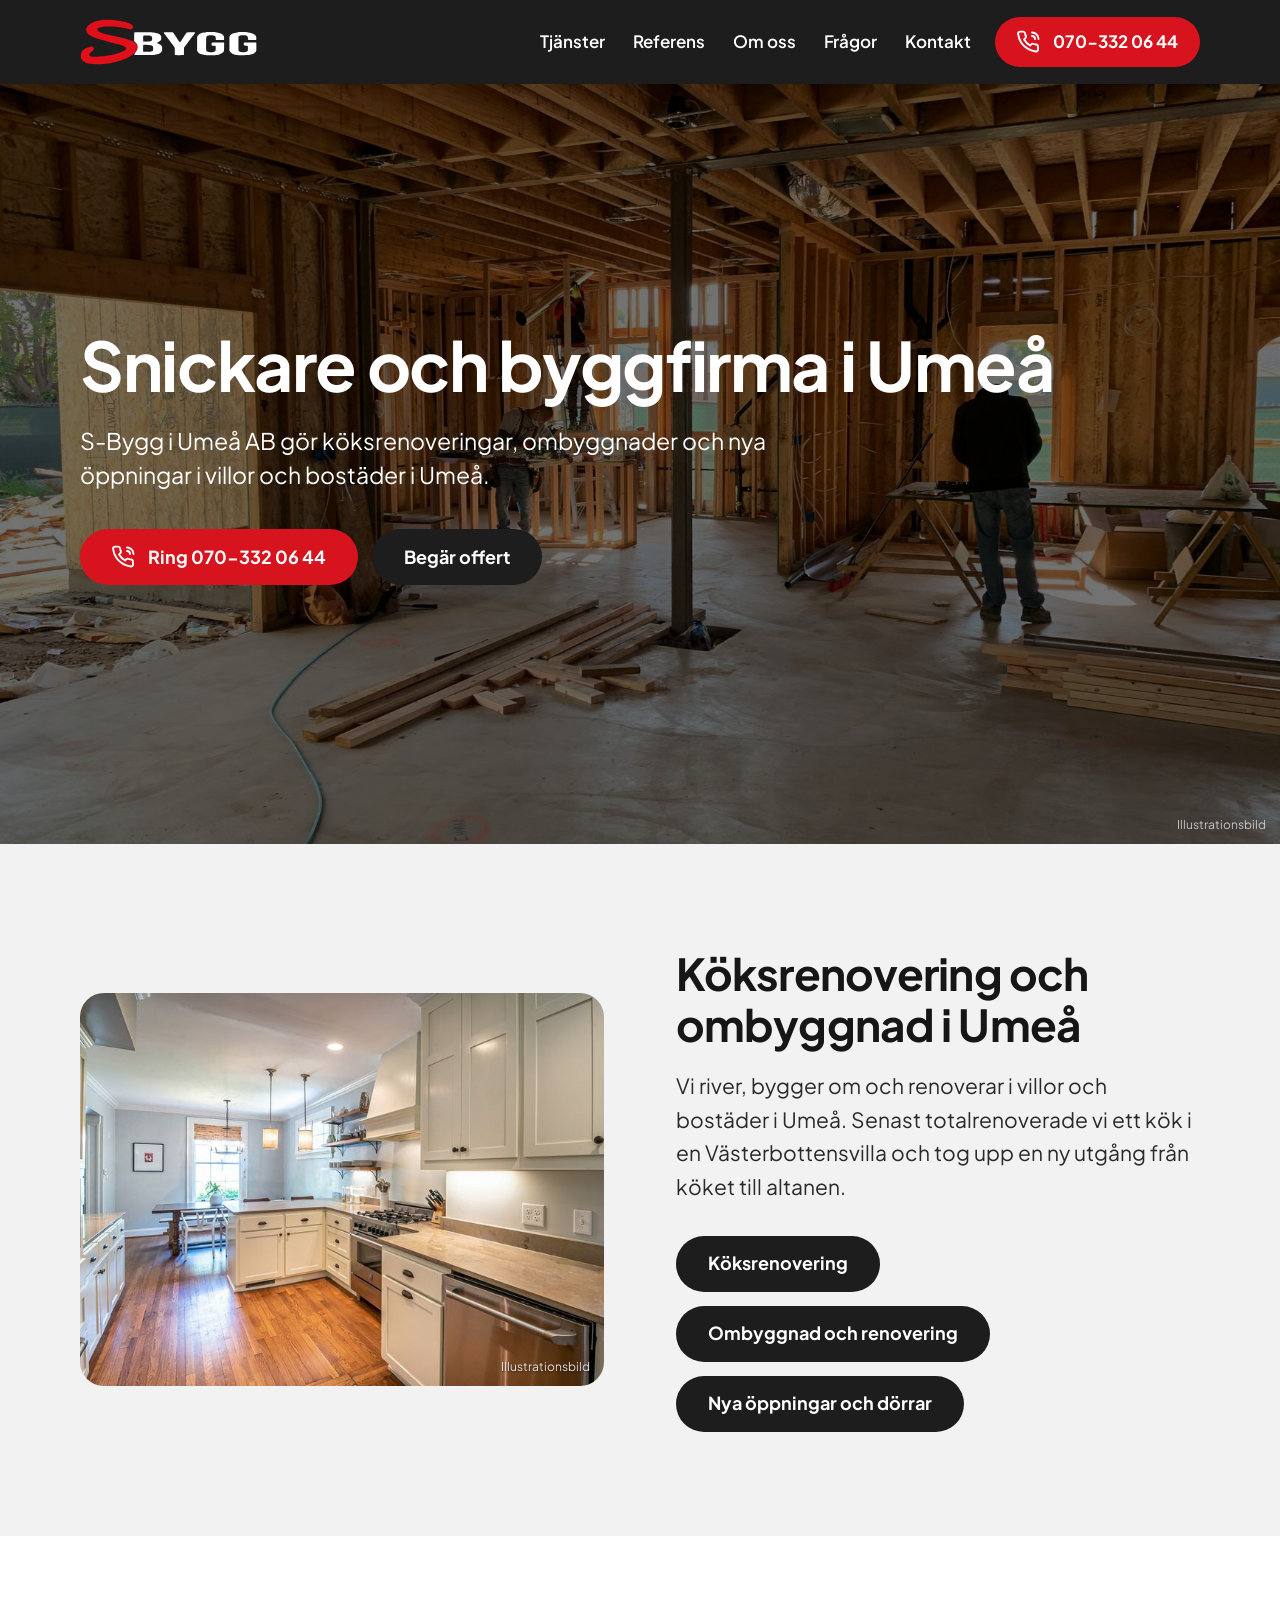
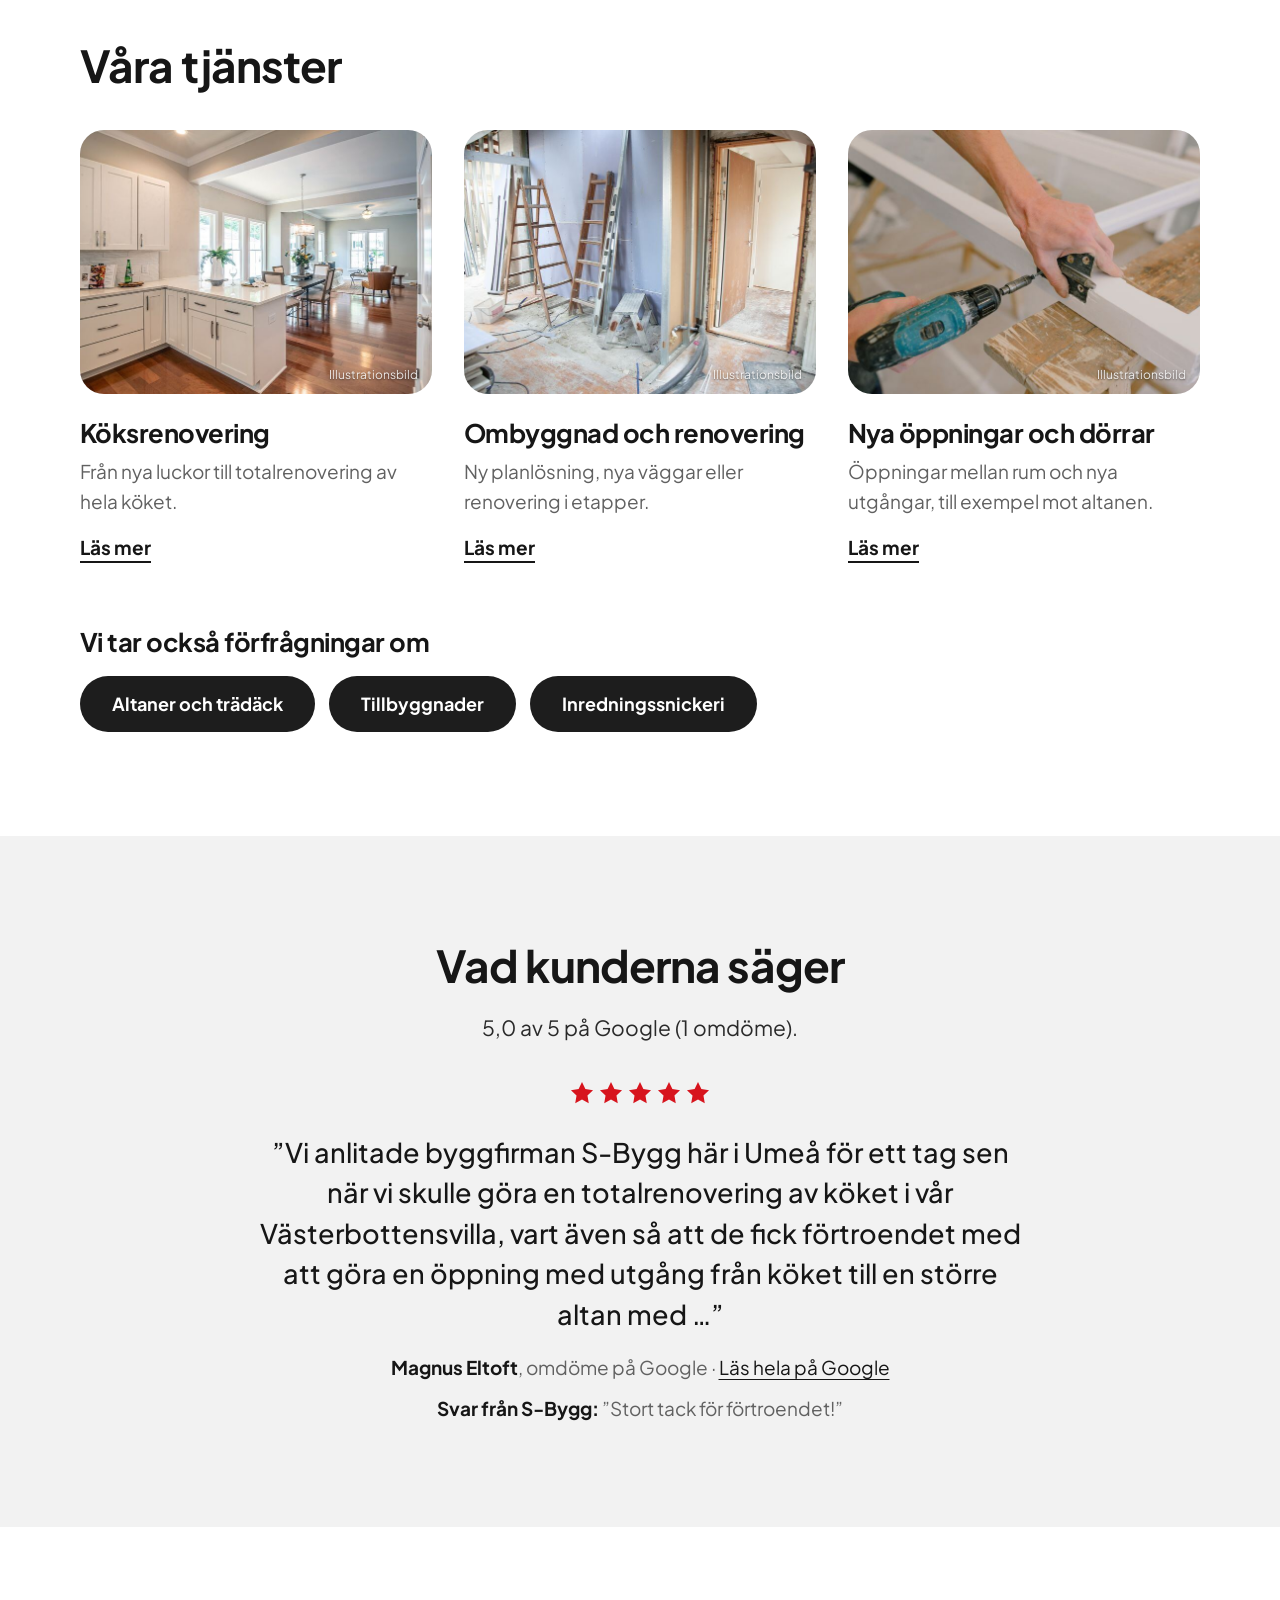
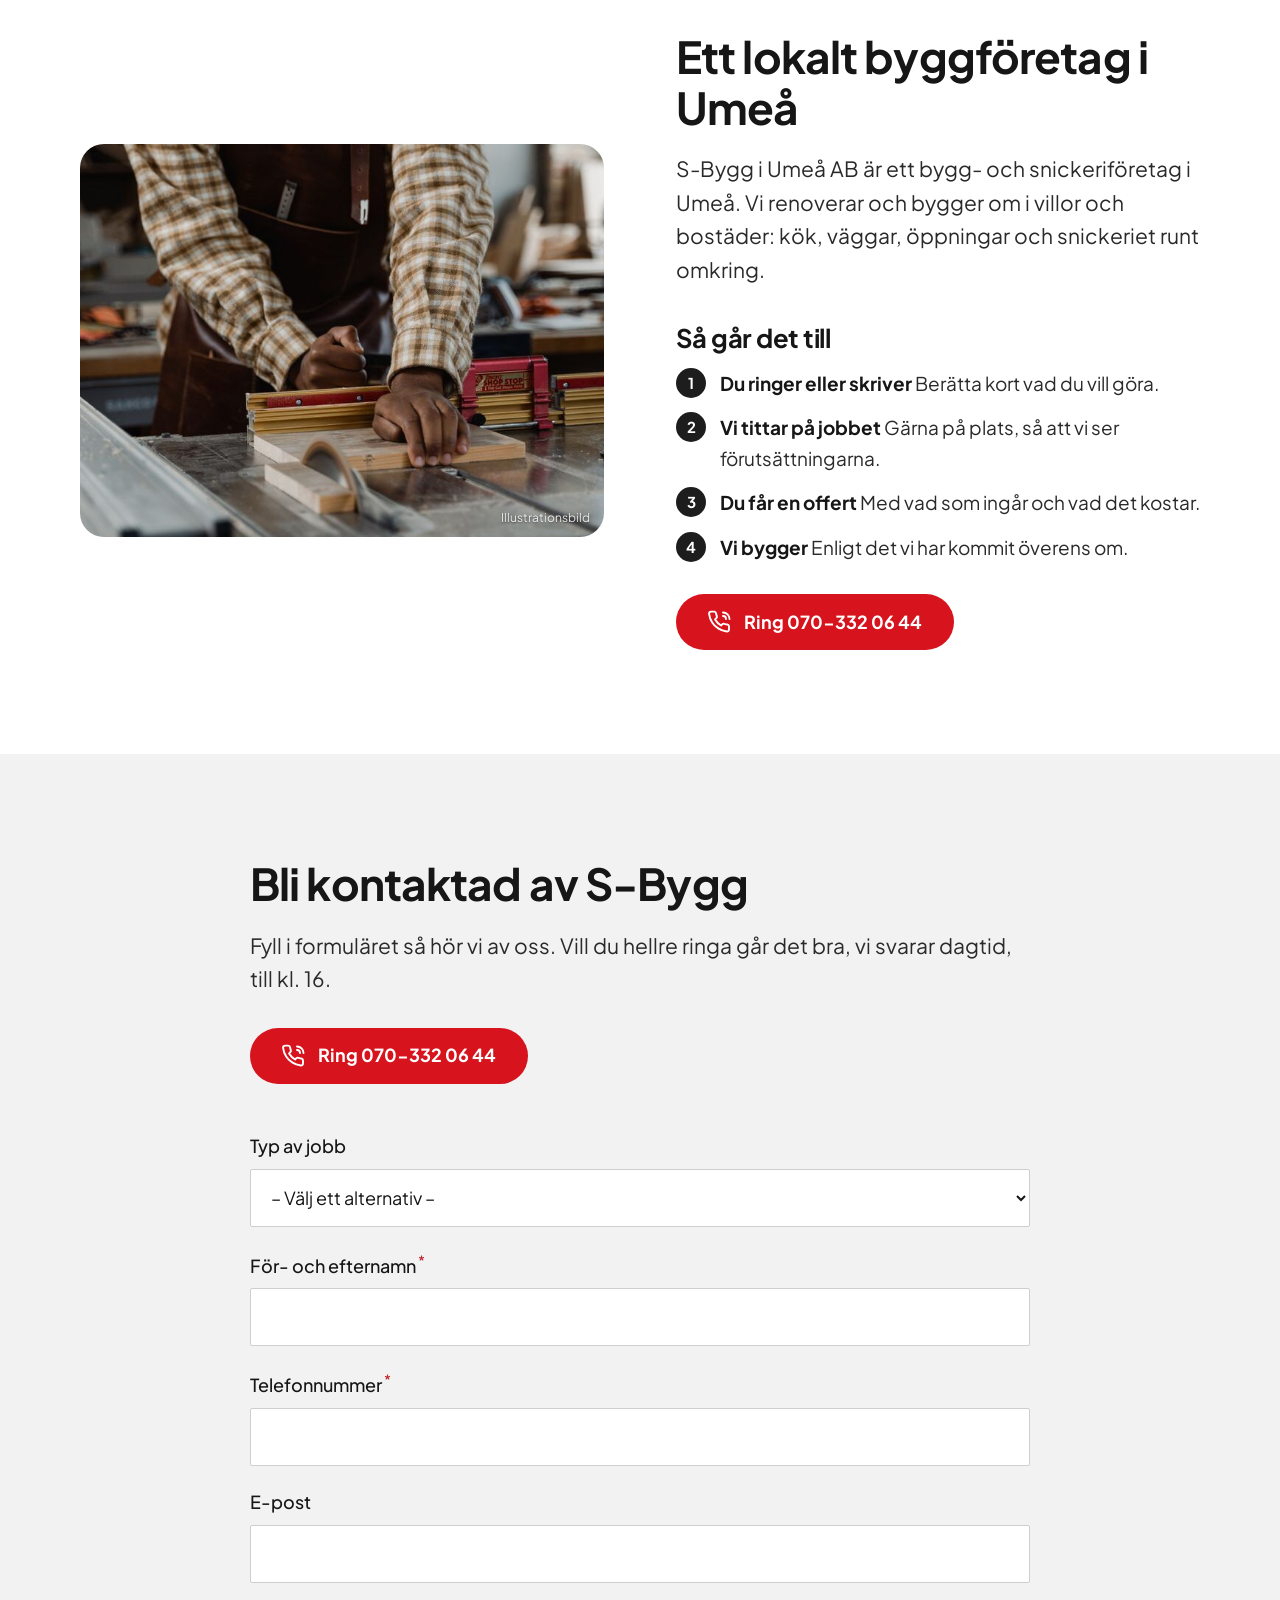
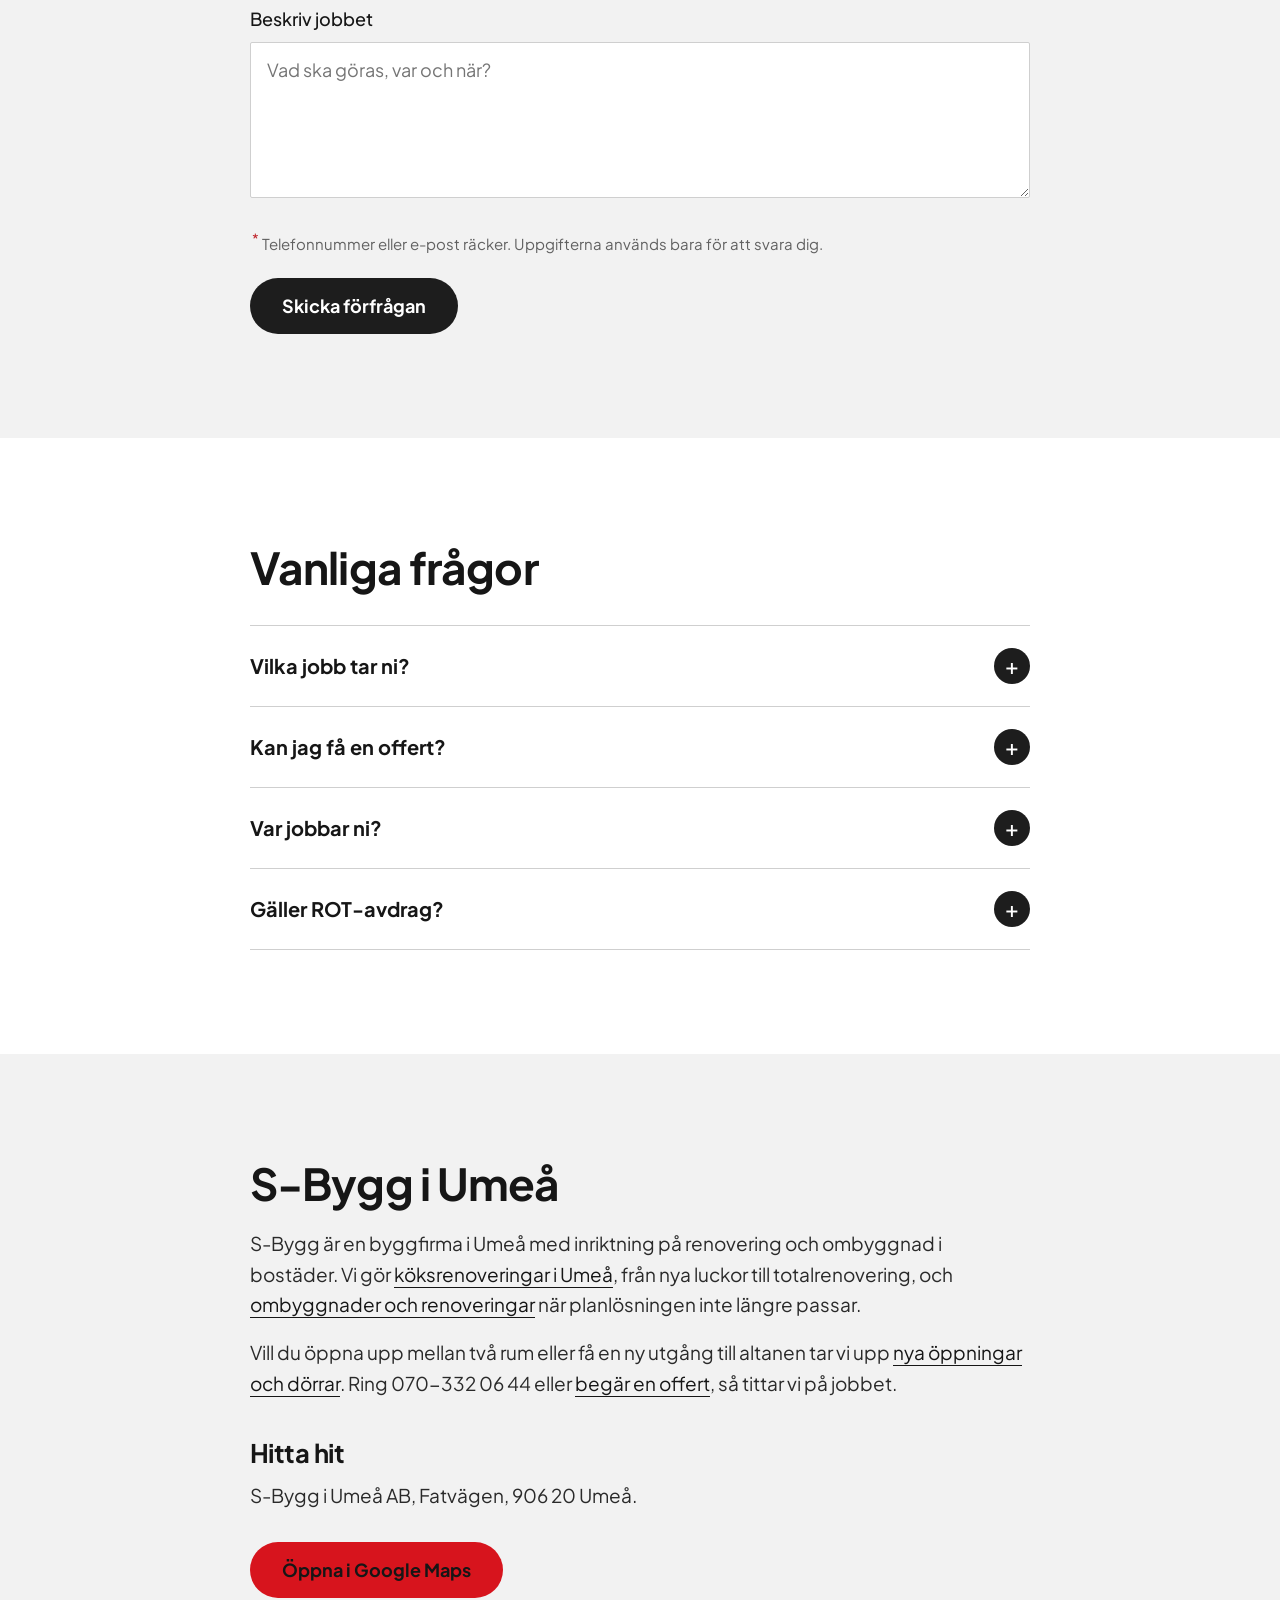
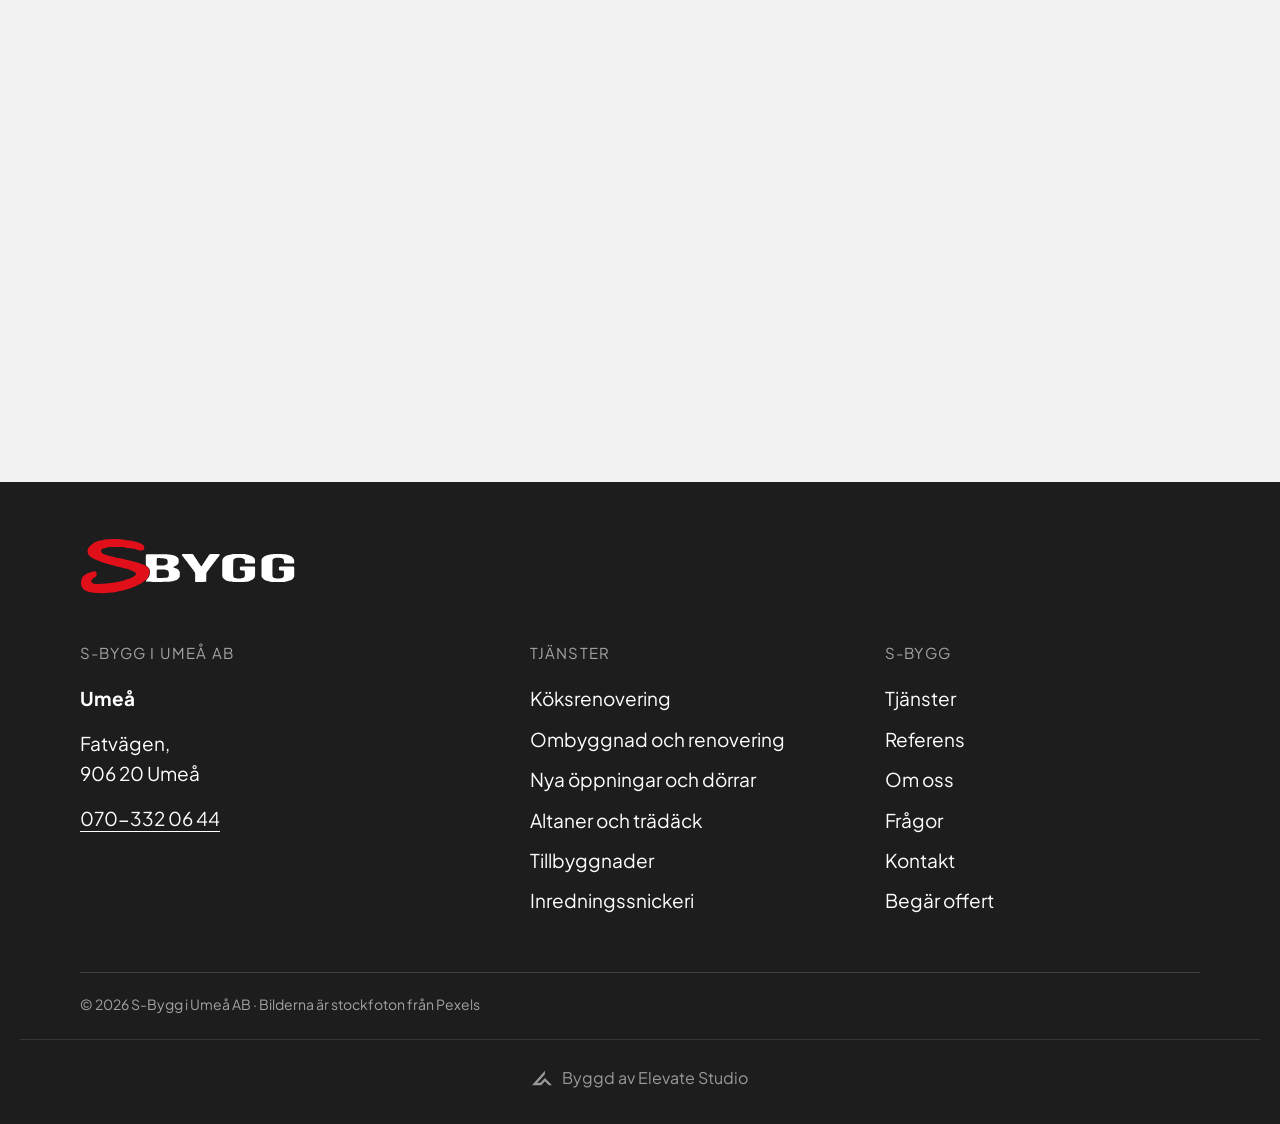
<file: docs/index.html>
<!doctype html>
<html lang="sv">
<head>
<meta charset="utf-8">
<meta name="viewport" content="width=device-width,initial-scale=1,viewport-fit=cover">
<title>Snickare i Umeå – kök, ombyggnad, renovering | S-Bygg i Umeå AB</title>
<meta name="description" content="S-Bygg i Umeå AB gör köksrenoveringar, ombyggnader och nya öppningar i villor och bostäder i Umeå. Ring 070-332 06 44 eller begär offert.">
<link rel="canonical" href="https://elevatestudio018.github.io/S-Bygg/">
<meta property="og:type" content="website">
<meta property="og:locale" content="sv_SE">
<meta property="og:site_name" content="S-Bygg i Umeå AB">
<meta property="og:title" content="Snickare i Umeå – kök, ombyggnad, renovering | S-Bygg i Umeå AB">
<meta property="og:description" content="S-Bygg i Umeå AB gör köksrenoveringar, ombyggnader och nya öppningar i villor och bostäder i Umeå. Ring 070-332 06 44 eller begär offert.">
<meta property="og:image" content="https://elevatestudio018.github.io/S-Bygg/img/hero-renovering.jpg">
<meta name="theme-color" content="#1d1d1d">
<link rel="preconnect" href="https://fonts.googleapis.com"><link rel="preconnect" href="https://fonts.gstatic.com" crossorigin>
<link rel="stylesheet" href="https://fonts.googleapis.com/css2?family=Plus+Jakarta+Sans:wght@400;500;600;700;800&display=swap">
<link rel="stylesheet" href="assets/site.css">
<link rel="icon" href="img/favicon.svg" type="image/svg+xml">
<script type="application/ld+json">{"@context": "https://schema.org", "@type": "HomeAndConstructionBusiness", "name": "S-Bygg i Umeå AB", "url": "https://elevatestudio018.github.io/S-Bygg/", "telephone": "+46703320644", "image": "https://elevatestudio018.github.io/S-Bygg/img/hero-renovering.jpg", "address": {"@type": "PostalAddress", "streetAddress": "Fatvägen", "postalCode": "90620", "addressLocality": "Umeå", "addressCountry": "SE"}, "areaServed": {"@type": "City", "name": "Umeå"}}</script>
</head>
<body>
<a class="skip" href="#main">Hoppa till innehållet</a>
<header class="head">
  <div class="wrap bar">
    <a class="logo" href="#top" aria-label="S-Bygg i Umeå AB, till startsidan"><img class="logo-img" src="img/s-bygg-logo.svg" alt="S-Bygg" width="480" height="125"></a>
    <nav class="nav" aria-label="Huvudmeny"><a href="#tjanster">Tjänster</a><a href="#referens">Referens</a><a href="#om-oss">Om oss</a><a href="#fragor">Frågor</a><a href="#kontakt">Kontakt</a></nav>
    <a class="pill pill-red head-call" href="tel:+46703320644"><svg class="pi" viewBox="0 0 24 24" fill="none" stroke="currentColor" stroke-width="1.9" stroke-linecap="round" stroke-linejoin="round" aria-hidden="true"><path d="M21 16.5v3a2 2 0 0 1-2.2 2 19.8 19.8 0 0 1-8.6-3.1 19.5 19.5 0 0 1-6-6A19.8 19.8 0 0 1 1.1 3.8 2 2 0 0 1 3.1 1.6h3a2 2 0 0 1 2 1.7c.1 1 .4 1.9.7 2.8a2 2 0 0 1-.5 2.1L7.1 9.5a16 16 0 0 0 6 6l1.3-1.3a2 2 0 0 1 2.1-.4c.9.3 1.8.6 2.8.7a2 2 0 0 1 1.7 2z"/><path d="M15 2.5a6.5 6.5 0 0 1 6.5 6.5M15 6a3 3 0 0 1 3 3"/></svg><span>070-332 06 44</span></a>
    <a class="round round-red head-round" href="tel:+46703320644" aria-label="Ring 070-332 06 44"><svg class="pi" viewBox="0 0 24 24" fill="none" stroke="currentColor" stroke-width="1.9" stroke-linecap="round" stroke-linejoin="round" aria-hidden="true"><path d="M21 16.5v3a2 2 0 0 1-2.2 2 19.8 19.8 0 0 1-8.6-3.1 19.5 19.5 0 0 1-6-6A19.8 19.8 0 0 1 1.1 3.8 2 2 0 0 1 3.1 1.6h3a2 2 0 0 1 2 1.7c.1 1 .4 1.9.7 2.8a2 2 0 0 1-.5 2.1L7.1 9.5a16 16 0 0 0 6 6l1.3-1.3a2 2 0 0 1 2.1-.4c.9.3 1.8.6 2.8.7a2 2 0 0 1 1.7 2z"/><path d="M15 2.5a6.5 6.5 0 0 1 6.5 6.5M15 6a3 3 0 0 1 3 3"/></svg></a>
    <button class="burger" id="menuBtn" type="button" aria-expanded="false" aria-controls="menu" aria-label="Meny"><span></span><span></span></button>
  </div>
  <nav class="menu" id="menu" aria-label="Meny" hidden>
    <div class="wrap">
      <ul class="menu-main"><li><a href="#tjanster">Tjänster</a></li><li><a href="#referens">Referens</a></li><li><a href="#om-oss">Om oss</a></li><li><a href="#fragor">Frågor</a></li><li><a href="#kontakt">Kontakt</a></li></ul>
      <p class="menu-h">Tjänster</p><ul class="menu-svc"><li><a href="tjanst-kok.html">Köksrenovering</a></li><li><a href="tjanst-ombyggnad.html">Ombyggnad och renovering</a></li><li><a href="tjanst-oppningar.html">Nya öppningar och dörrar</a></li><li><a href="tjanst-altan.html">Altaner och trädäck</a></li><li><a href="tjanst-tillbyggnad.html">Tillbyggnader</a></li><li><a href="tjanst-inredning.html">Inredningssnickeri</a></li></ul>
      <a class="pill pill-red " href="tel:+46703320644"><svg class="pi" viewBox="0 0 24 24" fill="none" stroke="currentColor" stroke-width="1.9" stroke-linecap="round" stroke-linejoin="round" aria-hidden="true"><path d="M21 16.5v3a2 2 0 0 1-2.2 2 19.8 19.8 0 0 1-8.6-3.1 19.5 19.5 0 0 1-6-6A19.8 19.8 0 0 1 1.1 3.8 2 2 0 0 1 3.1 1.6h3a2 2 0 0 1 2 1.7c.1 1 .4 1.9.7 2.8a2 2 0 0 1-.5 2.1L7.1 9.5a16 16 0 0 0 6 6l1.3-1.3a2 2 0 0 1 2.1-.4c.9.3 1.8.6 2.8.7a2 2 0 0 1 1.7 2z"/><path d="M15 2.5a6.5 6.5 0 0 1 6.5 6.5M15 6a3 3 0 0 1 3 3"/></svg><span>Ring 070-332 06 44</span></a>
    </div>
  </nav>
</header>
<main id="main">
<section class="hero" id="top" aria-labelledby="hero-h">
  <div class="hero-ph"><img src="img/hero-renovering.jpg" srcset="img/hero-renovering-s.jpg 800w, img/hero-renovering.jpg 1800w" sizes="100vw" alt="Snickare i ett hus under ombyggnad" fetchpriority="high" decoding="async" style="object-position:50% 45%"></div>
  <div class="wrap hero-in">
    <h1 id="hero-h">Snickare och byggfirma i Umeå</h1>
    <p>S-Bygg i Umeå AB gör köksrenoveringar, ombyggnader och nya öppningar i villor och bostäder i Umeå.</p>
    <div class="btns"><a class="pill pill-red " href="tel:+46703320644"><svg class="pi" viewBox="0 0 24 24" fill="none" stroke="currentColor" stroke-width="1.9" stroke-linecap="round" stroke-linejoin="round" aria-hidden="true"><path d="M21 16.5v3a2 2 0 0 1-2.2 2 19.8 19.8 0 0 1-8.6-3.1 19.5 19.5 0 0 1-6-6A19.8 19.8 0 0 1 1.1 3.8 2 2 0 0 1 3.1 1.6h3a2 2 0 0 1 2 1.7c.1 1 .4 1.9.7 2.8a2 2 0 0 1-.5 2.1L7.1 9.5a16 16 0 0 0 6 6l1.3-1.3a2 2 0 0 1 2.1-.4c.9.3 1.8.6 2.8.7a2 2 0 0 1 1.7 2z"/><path d="M15 2.5a6.5 6.5 0 0 1 6.5 6.5M15 6a3 3 0 0 1 3 3"/></svg><span>Ring 070-332 06 44</span></a><a class="pill pill-dark" href="#offert">Begär offert</a></div>
  </div>
  <span class="hero-note">Illustrationsbild</span>
</section>

<section class="sec tint" aria-labelledby="intro-h">
  <div class="wrap split">
    <figure class="ph"><img src="img/kok-2.jpg" srcset="img/kok-2-s.jpg 800w, img/kok-2.jpg 1800w" sizes="(min-width: 960px) 50vw, 100vw" alt="Ljust kök med köksö och trägolv" loading="lazy" decoding="async" style="object-position:50% 50%"><figcaption>Illustrationsbild</figcaption></figure>
    <div>
      <h2 id="intro-h">Köksrenovering och ombyggnad i Umeå</h2>
      <p class="lead">Vi river, bygger om och renoverar i villor och bostäder i Umeå. Senast totalrenoverade vi ett kök i en Västerbottensvilla och tog upp en ny utgång från köket till altanen.</p>
      <div class="btns"><a class="pill pill-dark" href="tjanst-kok.html">Köksrenovering</a> <a class="pill pill-dark" href="tjanst-ombyggnad.html">Ombyggnad och renovering</a> <a class="pill pill-dark" href="tjanst-oppningar.html">Nya öppningar och dörrar</a></div>
    </div>
  </div>
</section>

<section class="sec" id="tjanster" aria-labelledby="tj-h">
  <div class="wrap">
    <h2 id="tj-h">Våra tjänster</h2>
    <ul class="cards"><li class="card"><a href="tjanst-kok.html"><figure class="ph"><img src="img/kok.jpg" srcset="img/kok-s.jpg 800w, img/kok.jpg 1800w" sizes="(min-width: 960px) 33vw, 100vw" alt="Ljust kök med vita luckor och trägolv" loading="lazy" decoding="async" style="object-position:50% 55%"><figcaption>Illustrationsbild</figcaption></figure><h3>Köksrenovering</h3><p>Från nya luckor till totalrenovering av hela köket.</p><span class="more">Läs mer</span></a></li><li class="card"><a href="tjanst-ombyggnad.html"><figure class="ph"><img src="img/ombyggnad.jpg" srcset="img/ombyggnad-s.jpg 800w, img/ombyggnad.jpg 1800w" sizes="(min-width: 960px) 33vw, 100vw" alt="Rum under renovering med stegar och verktyg" loading="lazy" decoding="async" style="object-position:50% 50%"><figcaption>Illustrationsbild</figcaption></figure><h3>Ombyggnad och renovering</h3><p>Ny planlösning, nya väggar eller renovering i etapper.</p><span class="more">Läs mer</span></a></li><li class="card"><a href="tjanst-oppningar.html"><figure class="ph"><img src="img/dorr.jpg" srcset="img/dorr-s.jpg 800w, img/dorr.jpg 1800w" sizes="(min-width: 960px) 33vw, 100vw" alt="Snickare skruvar fast ett gångjärn i en dörrkarm" loading="lazy" decoding="async" style="object-position:50% 45%"><figcaption>Illustrationsbild</figcaption></figure><h3>Nya öppningar och dörrar</h3><p>Öppningar mellan rum och nya utgångar, till exempel mot altanen.</p><span class="more">Läs mer</span></a></li></ul>
    <h3 class="also-h">Vi tar också förfrågningar om</h3>
    <div class="btns"><a class="pill pill-dark" href="tjanst-altan.html">Altaner och trädäck</a><a class="pill pill-dark" href="tjanst-tillbyggnad.html">Tillbyggnader</a><a class="pill pill-dark" href="tjanst-inredning.html">Inredningssnickeri</a></div>
  </div>
</section>

<section class="sec tint" id="referens" aria-labelledby="ref-h">
  <div class="wrap narrow center">
    <h2 id="ref-h">Vad kunderna säger</h2>
    <p class="lead">5,0 av 5 på Google (1 omdöme).</p>
    <figure class="review center"><span class="stars" role="img" aria-label="5 av 5 stjärnor"><svg viewBox="0 0 20 20" aria-hidden="true"><path d="m10 1.6 2.6 5.4 5.9.8-4.3 4.1 1 5.9L10 15l-5.2 2.8 1-5.9L1.5 7.8l5.9-.8z"/></svg><svg viewBox="0 0 20 20" aria-hidden="true"><path d="m10 1.6 2.6 5.4 5.9.8-4.3 4.1 1 5.9L10 15l-5.2 2.8 1-5.9L1.5 7.8l5.9-.8z"/></svg><svg viewBox="0 0 20 20" aria-hidden="true"><path d="m10 1.6 2.6 5.4 5.9.8-4.3 4.1 1 5.9L10 15l-5.2 2.8 1-5.9L1.5 7.8l5.9-.8z"/></svg><svg viewBox="0 0 20 20" aria-hidden="true"><path d="m10 1.6 2.6 5.4 5.9.8-4.3 4.1 1 5.9L10 15l-5.2 2.8 1-5.9L1.5 7.8l5.9-.8z"/></svg><svg viewBox="0 0 20 20" aria-hidden="true"><path d="m10 1.6 2.6 5.4 5.9.8-4.3 4.1 1 5.9L10 15l-5.2 2.8 1-5.9L1.5 7.8l5.9-.8z"/></svg></span><blockquote><p>”Vi anlitade byggfirman S-Bygg här i Umeå för ett tag sen när vi skulle göra en totalrenovering av köket i vår Västerbottensvilla, vart även så att de fick förtroendet med att göra en öppning med utgång från köket till en större altan med …”</p></blockquote><figcaption><b>Magnus Eltoft</b>, omdöme på Google · <a href="https://www.google.com/maps/search/?api=1&query=S-Bygg+i+Ume%C3%A5+AB%2C+Fatv%C3%A4gen%2C+906+20+Ume%C3%A5" target="_blank" rel="noopener">Läs hela på Google</a></figcaption><p class="reply"><b>Svar från S-Bygg:</b> ”Stort tack för förtroendet!”</p></figure>
  </div>
</section>

<section class="sec" id="om-oss" aria-labelledby="om-h">
  <div class="wrap split">
    <figure class="ph"><img src="img/snickeri.jpg" srcset="img/snickeri-s.jpg 800w, img/snickeri.jpg 1800w" sizes="(min-width: 960px) 50vw, 100vw" alt="Snickare sågar till en träbit i verkstaden" loading="lazy" decoding="async" style="object-position:50% 50%"><figcaption>Illustrationsbild</figcaption></figure>
    <div>
      <h2 id="om-h">Ett lokalt byggföretag i Umeå</h2>
      <p class="lead">S-Bygg i Umeå AB är ett bygg- och snickeriföretag i Umeå. Vi renoverar och bygger om i villor och bostäder: kök, väggar, öppningar och snickeriet runt omkring.</p>
      <h3>Så går det till</h3>
      <ol class="steps"><li><b>Du ringer eller skriver</b> Berätta kort vad du vill göra.</li><li><b>Vi tittar på jobbet</b> Gärna på plats, så att vi ser förutsättningarna.</li><li><b>Du får en offert</b> Med vad som ingår och vad det kostar.</li><li><b>Vi bygger</b> Enligt det vi har kommit överens om.</li></ol>
      <div class="btns"><a class="pill pill-red " href="tel:+46703320644"><svg class="pi" viewBox="0 0 24 24" fill="none" stroke="currentColor" stroke-width="1.9" stroke-linecap="round" stroke-linejoin="round" aria-hidden="true"><path d="M21 16.5v3a2 2 0 0 1-2.2 2 19.8 19.8 0 0 1-8.6-3.1 19.5 19.5 0 0 1-6-6A19.8 19.8 0 0 1 1.1 3.8 2 2 0 0 1 3.1 1.6h3a2 2 0 0 1 2 1.7c.1 1 .4 1.9.7 2.8a2 2 0 0 1-.5 2.1L7.1 9.5a16 16 0 0 0 6 6l1.3-1.3a2 2 0 0 1 2.1-.4c.9.3 1.8.6 2.8.7a2 2 0 0 1 1.7 2z"/><path d="M15 2.5a6.5 6.5 0 0 1 6.5 6.5M15 6a3 3 0 0 1 3 3"/></svg><span>Ring 070-332 06 44</span></a></div>
    </div>
  </div>
</section>

<section class="sec tint" id="kontakt" aria-labelledby="kt-h">
  <div class="wrap narrow">
    <h2 id="kt-h">Bli kontaktad av S-Bygg</h2>
    <p class="lead">Fyll i formuläret så hör vi av oss. Vill du hellre ringa går det bra, vi svarar dagtid, till kl. 16.</p>
    <div class="btns"><a class="pill pill-red " href="tel:+46703320644"><svg class="pi" viewBox="0 0 24 24" fill="none" stroke="currentColor" stroke-width="1.9" stroke-linecap="round" stroke-linejoin="round" aria-hidden="true"><path d="M21 16.5v3a2 2 0 0 1-2.2 2 19.8 19.8 0 0 1-8.6-3.1 19.5 19.5 0 0 1-6-6A19.8 19.8 0 0 1 1.1 3.8 2 2 0 0 1 3.1 1.6h3a2 2 0 0 1 2 1.7c.1 1 .4 1.9.7 2.8a2 2 0 0 1-.5 2.1L7.1 9.5a16 16 0 0 0 6 6l1.3-1.3a2 2 0 0 1 2.1-.4c.9.3 1.8.6 2.8.7a2 2 0 0 1 1.7 2z"/><path d="M15 2.5a6.5 6.5 0 0 1 6.5 6.5M15 6a3 3 0 0 1 3 3"/></svg><span>Ring 070-332 06 44</span></a></div>
    <div id="offert"><form class="form" id="qform" novalidate data-endpoint="https://formsubmit.co/ajax/elevate.studio018@gmail.com">
  <p class="field"><label for="f-typ">Typ av jobb</label><select id="f-typ" name="Typ av byggprojekt"><option value="">– Välj ett alternativ –</option><option>Köksrenovering</option><option>Ombyggnad och renovering</option><option>Nya öppningar och dörrar</option><option>Altaner och trädäck</option><option>Tillbyggnader</option><option>Inredningssnickeri</option><option>Annat</option></select></p>
  <p class="field"><label for="f-namn">För- och efternamn<span class="req" aria-hidden="true">*</span></label><input id="f-namn" name="Namn" autocomplete="name" required><span class="err" id="e-namn" hidden>Skriv ditt namn.</span></p>
  <p class="field"><label for="f-tel">Telefonnummer<span class="req" aria-hidden="true">*</span></label><input id="f-tel" name="Telefon" type="tel" autocomplete="tel"><span class="err" id="e-tel" hidden>Skriv telefonnummer eller e-post.</span></p>
  <p class="field"><label for="f-epost">E-post</label><input id="f-epost" name="E-post" type="email" autocomplete="email"><span class="err" id="e-epost" hidden>Kontrollera e-postadressen.</span></p>
  <p class="field"><label for="f-besk">Beskriv jobbet</label><textarea id="f-besk" name="Beskrivning" rows="5" placeholder="Vad ska göras, var och när?"></textarea></p>
  <p class="hp" aria-hidden="true"><label for="f-web">Lämna tomt</label><input id="f-web" name="_honey" tabindex="-1" autocomplete="off"></p>
  <p class="small"><span class="req" aria-hidden="true">*</span> Telefonnummer eller e-post räcker. Uppgifterna används bara för att svara dig.</p>
  <p><button class="pill pill-dark" type="submit">Skicka förfrågan</button></p>
  <p class="send-err" id="send-err" role="alert" hidden>Det gick inte att skicka just nu. Försök igen, eller ring <a href="tel:+46703320644">070-332 06 44</a>.</p>
</form>
<div class="done" id="qdone" tabindex="-1" hidden>
  <p class="done-h">Tack! Vi har fått din förfrågan.</p>
  <p>Vi hör av oss så snart vi kan. Brådskar det, ring <a href="tel:+46703320644">070-332 06 44</a>.</p>
  <p><button class="link" type="button" id="qagain">Skicka en ny förfrågan</button></p>
</div></div>
  </div>
</section>

<section class="sec" id="fragor" aria-labelledby="fq-h">
  <div class="wrap narrow">
    <h2 id="fq-h">Vanliga frågor</h2>
    <div class="faq"><details><summary>Vilka jobb tar ni?</summary><p>Köksrenoveringar, ombyggnader och nya öppningar i bostäder har vi gjort. Fråga gärna om andra snickeri- och byggjobb också.</p></details><details><summary>Kan jag få en offert?</summary><p>Ja. Fyll i <a href="#offert">formuläret</a> eller ring <a href="tel:+46703320644">070-332 06 44</a>. Oftast behöver vi se huset innan vi kan ge ett pris som håller.</p></details><details><summary>Var jobbar ni?</summary><p>Vi utgår från Umeå. Ligger jobbet utanför stan, säg var, så svarar vi om vi kan ta det.</p></details><details><summary>Gäller ROT-avdrag?</summary><p>ROT-avdraget gäller arbetskostnaden för många renoveringar och ombyggnader i bostäder. Vi går igenom vad som gäller för ditt jobb i offerten.</p></details></div>
  </div>
</section>

<section class="sec tint seo" aria-labelledby="seo-h">
  <div class="wrap narrow">
    <h2 id="seo-h">S-Bygg i Umeå</h2>
    <p>S-Bygg är en byggfirma i Umeå med inriktning på renovering och ombyggnad i bostäder. Vi gör <a href="tjanst-kok.html">köksrenoveringar i Umeå</a>, från nya luckor till totalrenovering, och <a href="tjanst-ombyggnad.html">ombyggnader och renoveringar</a> när planlösningen inte längre passar.</p>
    <p>Vill du öppna upp mellan två rum eller få en ny utgång till altanen tar vi upp <a href="tjanst-oppningar.html">nya öppningar och dörrar</a>. Ring 070-332 06 44 eller <a href="#offert">begär en offert</a>, så tittar vi på jobbet.</p>
    <h3>Hitta hit</h3>
    <p>S-Bygg i Umeå AB, Fatvägen, 906 20 Umeå.</p>
    <div class="btns"><a class="pill pill-red" href="https://www.google.com/maps/search/?api=1&query=S-Bygg+i+Ume%C3%A5+AB%2C+Fatv%C3%A4gen%2C+906+20+Ume%C3%A5" target="_blank" rel="noopener">Öppna i Google Maps</a></div>
  </div>
</section>

<section class="map" aria-label="Karta">
  <iframe src="https://www.google.com/maps?q=Fatv%C3%A4gen%2C+906+20+Ume%C3%A5&z=14&hl=sv&output=embed" title="Karta: Fatvägen, 906 20 Umeå" loading="lazy" referrerpolicy="no-referrer-when-downgrade"></iframe>
</section>
</main>
<footer class="foot">
  <div class="wrap">
    <a class="logo" href="#top" aria-label="S-Bygg i Umeå AB, till startsidan"><img class="logo-img" src="img/s-bygg-logo.svg" alt="S-Bygg" width="480" height="125"></a>
    <div class="foot-grid">
      <div>
        <p class="foot-h">S-Bygg i Umeå AB</p>
        <p><b>Umeå</b></p>
        <p>Fatvägen,<br>906 20 Umeå</p>
        <p><a href="tel:+46703320644">070-332 06 44</a></p>
      </div>
      <div><p class="foot-h">Tjänster</p><ul><li><a href="tjanst-kok.html">Köksrenovering</a></li><li><a href="tjanst-ombyggnad.html">Ombyggnad och renovering</a></li><li><a href="tjanst-oppningar.html">Nya öppningar och dörrar</a></li><li><a href="tjanst-altan.html">Altaner och trädäck</a></li><li><a href="tjanst-tillbyggnad.html">Tillbyggnader</a></li><li><a href="tjanst-inredning.html">Inredningssnickeri</a></li></ul></div>
      <div><p class="foot-h">S-Bygg</p><ul><li><a href="#tjanster">Tjänster</a></li><li><a href="#referens">Referens</a></li><li><a href="#om-oss">Om oss</a></li><li><a href="#fragor">Frågor</a></li><li><a href="#kontakt">Kontakt</a></li><li><a href="#offert">Begär offert</a></li></ul></div>
    </div>
    <div class="foot-end">
      <span>© <span data-year>2026</span> S-Bygg i Umeå AB · Bilderna är stockfoton från Pexels</span>
    </div>
  </div>
<!-- elevate-credit -->
<style>.elevate-credit{max-width:1240px;margin:24px auto 0;padding:20px 16px 0;border-top:1px solid rgba(128,128,128,.25);display:flex;justify-content:center;box-sizing:border-box}.elevate-credit a{display:inline-flex;align-items:center;gap:10px;padding:8px 0;font:inherit;font-size:15px;line-height:1;color:inherit;opacity:.55;text-decoration:none;transition:opacity .2s}.elevate-credit a:hover,.elevate-credit a:focus-visible{opacity:1}.elevate-credit svg{width:20px;height:20px;flex:none;display:block}@media(min-width:1024px){.elevate-credit a{font-size:16px}}</style>
<div class="elevate-credit"><a href="https://elevatestudio.nu" target="_blank" rel="noopener"><svg viewBox="0 0 1884.3 1353.9" aria-hidden="true"><path d="M0.0 1353.9 L1218.7 0.0 L1218.7 329.1 L479.7 1136.4 L786.7 1132.4 L1215.5 687.4 L1884.3 1349.9 L1590.1 1349.9 L1218.6 994.7 L865.4 1349.9Z" fill="currentColor"/></svg>Byggd av Elevate Studio</a></div>
</footer>
<script src="assets/site.js" defer></script>
</body>
</html>
</file>
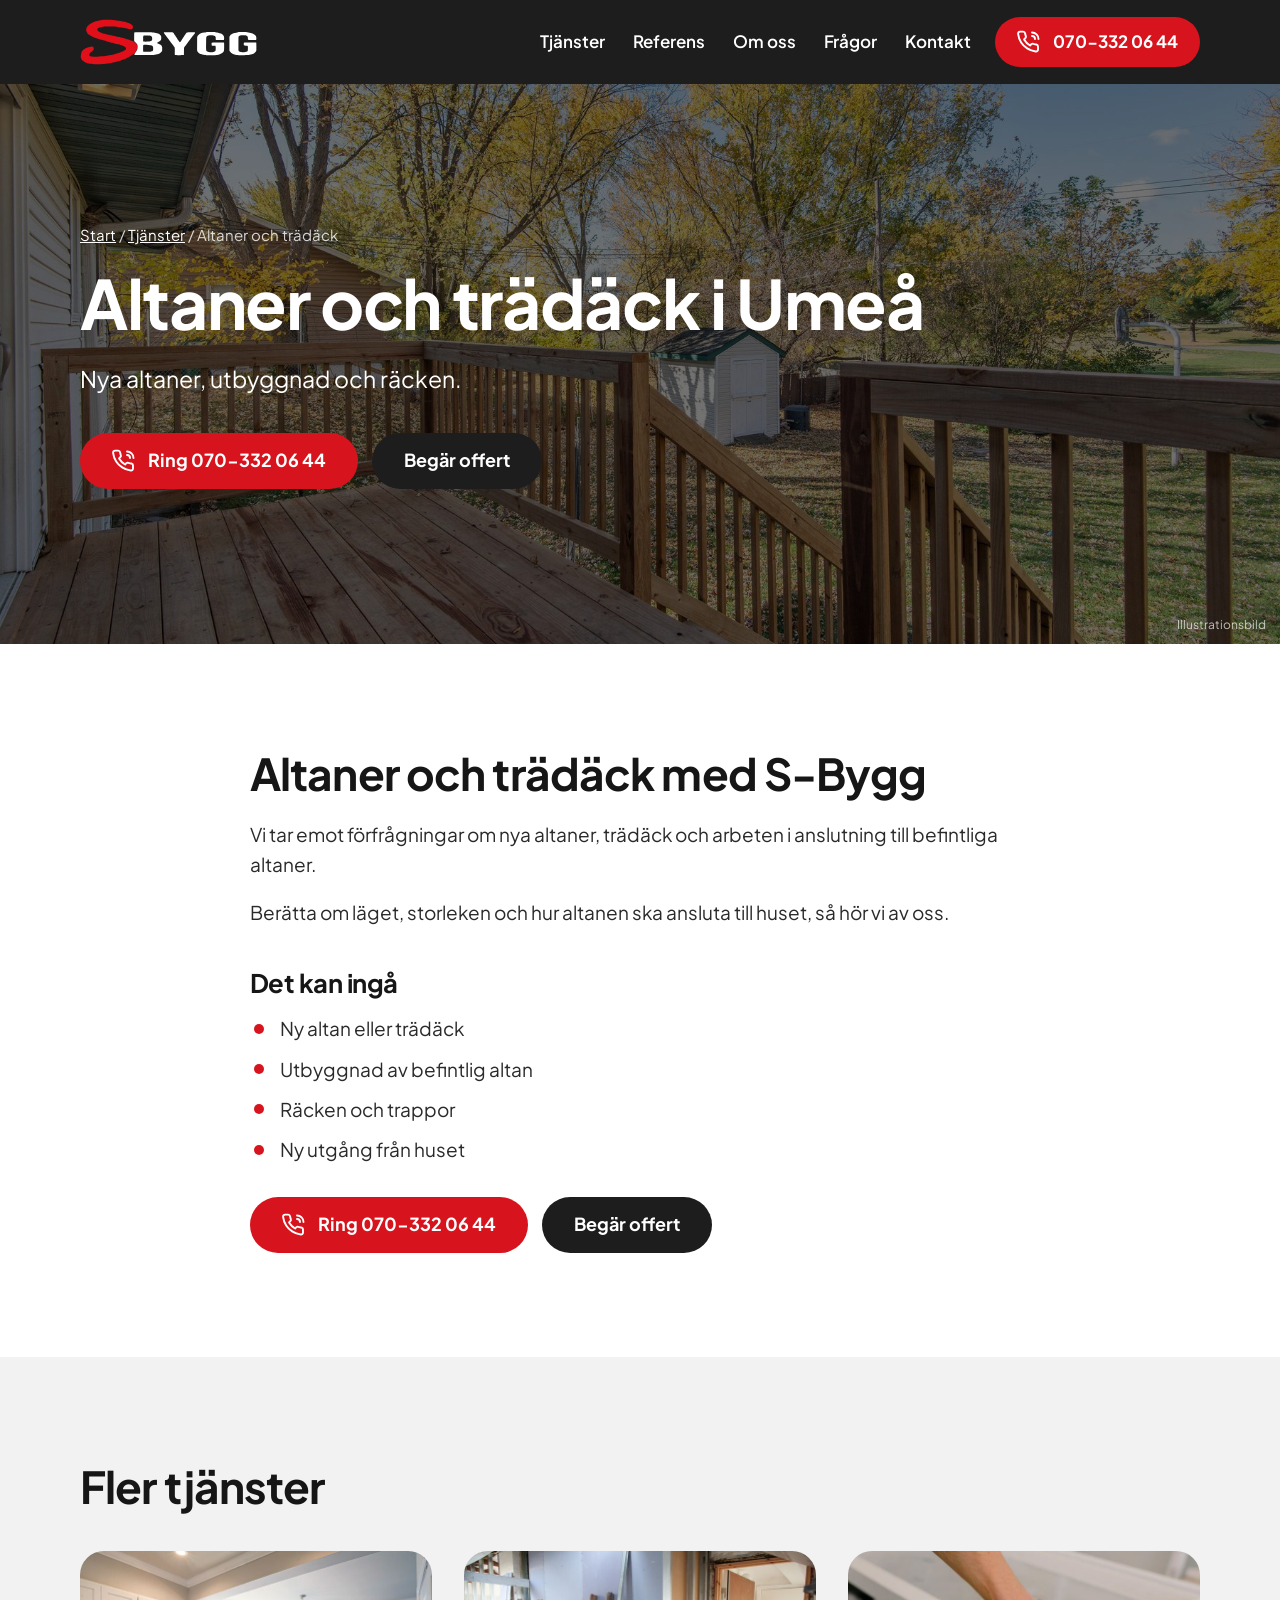
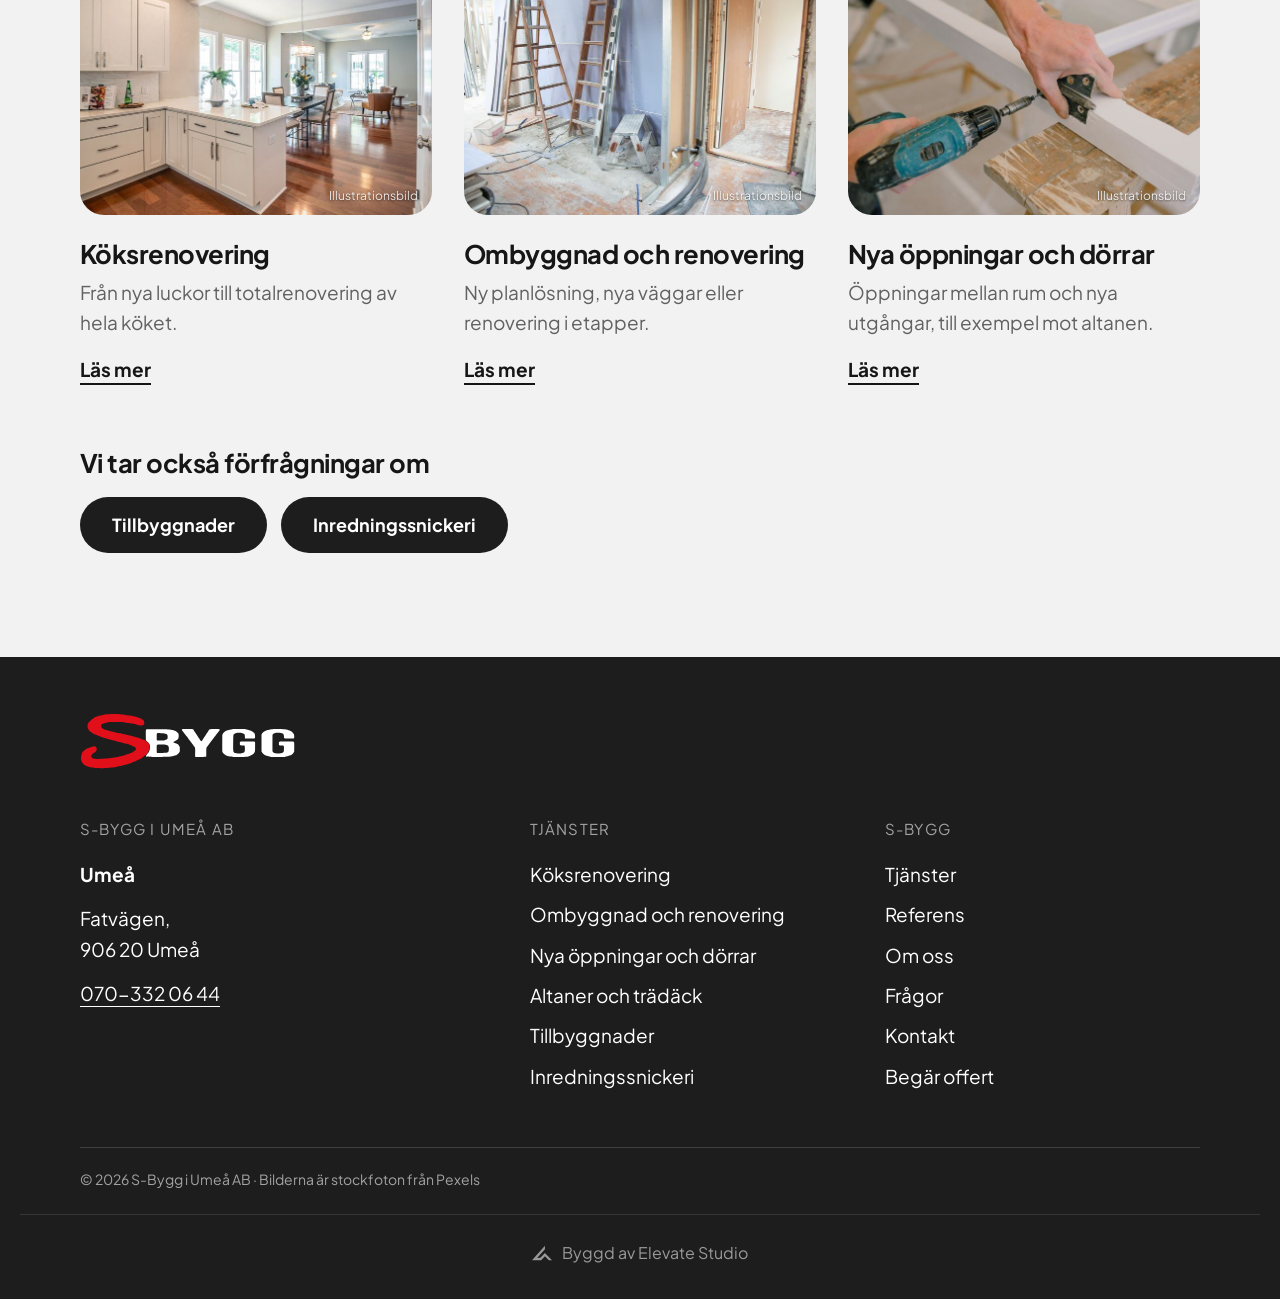
<file: docs/tjanst-altan.html>
<!doctype html>
<html lang="sv">
<head>
<meta charset="utf-8">
<meta name="viewport" content="width=device-width,initial-scale=1,viewport-fit=cover">
<title>Altaner och trädäck i Umeå | S-Bygg i Umeå AB</title>
<meta name="description" content="Altaner och trädäck i Umeå. Nya altaner, utbyggnad och räcken. S-Bygg i Umeå AB, telefon 070-332 06 44.">
<link rel="canonical" href="https://elevatestudio018.github.io/S-Bygg/tjanst-altan.html">
<meta property="og:type" content="website">
<meta property="og:locale" content="sv_SE">
<meta property="og:site_name" content="S-Bygg i Umeå AB">
<meta property="og:title" content="Altaner och trädäck i Umeå | S-Bygg i Umeå AB">
<meta property="og:description" content="Altaner och trädäck i Umeå. Nya altaner, utbyggnad och räcken. S-Bygg i Umeå AB, telefon 070-332 06 44.">
<meta property="og:image" content="https://elevatestudio018.github.io/S-Bygg/img/altan.jpg">
<meta name="theme-color" content="#1d1d1d">
<link rel="preconnect" href="https://fonts.googleapis.com"><link rel="preconnect" href="https://fonts.gstatic.com" crossorigin>
<link rel="stylesheet" href="https://fonts.googleapis.com/css2?family=Plus+Jakarta+Sans:wght@400;500;600;700;800&display=swap">
<link rel="stylesheet" href="assets/site.css">
<link rel="icon" href="img/favicon.svg" type="image/svg+xml">

</head>
<body>
<a class="skip" href="#main">Hoppa till innehållet</a>
<header class="head">
  <div class="wrap bar">
    <a class="logo" href="index.html" aria-label="S-Bygg i Umeå AB, till startsidan"><img class="logo-img" src="img/s-bygg-logo.svg" alt="S-Bygg" width="480" height="125"></a>
    <nav class="nav" aria-label="Huvudmeny"><a href="index.html#tjanster">Tjänster</a><a href="index.html#referens">Referens</a><a href="index.html#om-oss">Om oss</a><a href="index.html#fragor">Frågor</a><a href="index.html#kontakt">Kontakt</a></nav>
    <a class="pill pill-red head-call" href="tel:+46703320644"><svg class="pi" viewBox="0 0 24 24" fill="none" stroke="currentColor" stroke-width="1.9" stroke-linecap="round" stroke-linejoin="round" aria-hidden="true"><path d="M21 16.5v3a2 2 0 0 1-2.2 2 19.8 19.8 0 0 1-8.6-3.1 19.5 19.5 0 0 1-6-6A19.8 19.8 0 0 1 1.1 3.8 2 2 0 0 1 3.1 1.6h3a2 2 0 0 1 2 1.7c.1 1 .4 1.9.7 2.8a2 2 0 0 1-.5 2.1L7.1 9.5a16 16 0 0 0 6 6l1.3-1.3a2 2 0 0 1 2.1-.4c.9.3 1.8.6 2.8.7a2 2 0 0 1 1.7 2z"/><path d="M15 2.5a6.5 6.5 0 0 1 6.5 6.5M15 6a3 3 0 0 1 3 3"/></svg><span>070-332 06 44</span></a>
    <a class="round round-red head-round" href="tel:+46703320644" aria-label="Ring 070-332 06 44"><svg class="pi" viewBox="0 0 24 24" fill="none" stroke="currentColor" stroke-width="1.9" stroke-linecap="round" stroke-linejoin="round" aria-hidden="true"><path d="M21 16.5v3a2 2 0 0 1-2.2 2 19.8 19.8 0 0 1-8.6-3.1 19.5 19.5 0 0 1-6-6A19.8 19.8 0 0 1 1.1 3.8 2 2 0 0 1 3.1 1.6h3a2 2 0 0 1 2 1.7c.1 1 .4 1.9.7 2.8a2 2 0 0 1-.5 2.1L7.1 9.5a16 16 0 0 0 6 6l1.3-1.3a2 2 0 0 1 2.1-.4c.9.3 1.8.6 2.8.7a2 2 0 0 1 1.7 2z"/><path d="M15 2.5a6.5 6.5 0 0 1 6.5 6.5M15 6a3 3 0 0 1 3 3"/></svg></a>
    <button class="burger" id="menuBtn" type="button" aria-expanded="false" aria-controls="menu" aria-label="Meny"><span></span><span></span></button>
  </div>
  <nav class="menu" id="menu" aria-label="Meny" hidden>
    <div class="wrap">
      <ul class="menu-main"><li><a href="index.html#tjanster">Tjänster</a></li><li><a href="index.html#referens">Referens</a></li><li><a href="index.html#om-oss">Om oss</a></li><li><a href="index.html#fragor">Frågor</a></li><li><a href="index.html#kontakt">Kontakt</a></li></ul>
      <p class="menu-h">Tjänster</p><ul class="menu-svc"><li><a href="tjanst-kok.html">Köksrenovering</a></li><li><a href="tjanst-ombyggnad.html">Ombyggnad och renovering</a></li><li><a href="tjanst-oppningar.html">Nya öppningar och dörrar</a></li><li><a href="tjanst-altan.html">Altaner och trädäck</a></li><li><a href="tjanst-tillbyggnad.html">Tillbyggnader</a></li><li><a href="tjanst-inredning.html">Inredningssnickeri</a></li></ul>
      <a class="pill pill-red " href="tel:+46703320644"><svg class="pi" viewBox="0 0 24 24" fill="none" stroke="currentColor" stroke-width="1.9" stroke-linecap="round" stroke-linejoin="round" aria-hidden="true"><path d="M21 16.5v3a2 2 0 0 1-2.2 2 19.8 19.8 0 0 1-8.6-3.1 19.5 19.5 0 0 1-6-6A19.8 19.8 0 0 1 1.1 3.8 2 2 0 0 1 3.1 1.6h3a2 2 0 0 1 2 1.7c.1 1 .4 1.9.7 2.8a2 2 0 0 1-.5 2.1L7.1 9.5a16 16 0 0 0 6 6l1.3-1.3a2 2 0 0 1 2.1-.4c.9.3 1.8.6 2.8.7a2 2 0 0 1 1.7 2z"/><path d="M15 2.5a6.5 6.5 0 0 1 6.5 6.5M15 6a3 3 0 0 1 3 3"/></svg><span>Ring 070-332 06 44</span></a>
    </div>
  </nav>
</header>
<main id="main">
<section class="hero hero-small" aria-labelledby="ph-h">
  <div class="hero-ph"><img src="img/altan.jpg" srcset="img/altan-s.jpg 800w, img/altan.jpg 1800w" sizes="100vw" alt="Träaltan med räcke en höstdag" fetchpriority="high" decoding="async" style="object-position:50% 60%"></div>
  <div class="wrap hero-in">
    <nav class="crumbs" aria-label="Brödsmulor"><a href="index.html">Start</a> / <a href="index.html#tjanster">Tjänster</a> / <span aria-current="page">Altaner och trädäck</span></nav>
    <h1 id="ph-h">Altaner och trädäck i Umeå</h1>
    <p>Nya altaner, utbyggnad och räcken.</p>
    <div class="btns"><a class="pill pill-red " href="tel:+46703320644"><svg class="pi" viewBox="0 0 24 24" fill="none" stroke="currentColor" stroke-width="1.9" stroke-linecap="round" stroke-linejoin="round" aria-hidden="true"><path d="M21 16.5v3a2 2 0 0 1-2.2 2 19.8 19.8 0 0 1-8.6-3.1 19.5 19.5 0 0 1-6-6A19.8 19.8 0 0 1 1.1 3.8 2 2 0 0 1 3.1 1.6h3a2 2 0 0 1 2 1.7c.1 1 .4 1.9.7 2.8a2 2 0 0 1-.5 2.1L7.1 9.5a16 16 0 0 0 6 6l1.3-1.3a2 2 0 0 1 2.1-.4c.9.3 1.8.6 2.8.7a2 2 0 0 1 1.7 2z"/><path d="M15 2.5a6.5 6.5 0 0 1 6.5 6.5M15 6a3 3 0 0 1 3 3"/></svg><span>Ring 070-332 06 44</span></a><a class="pill pill-dark" href="index.html?typ=Altaner+och+tr%C3%A4d%C3%A4ck#offert">Begär offert</a></div>
  </div>
  <span class="hero-note">Illustrationsbild</span>
</section>
<section class="sec">
  <div class="wrap narrow prose">
    <h2>Altaner och trädäck med S-Bygg</h2>
    <p>Vi tar emot förfrågningar om nya altaner, trädäck och arbeten i anslutning till befintliga altaner.</p><p>Berätta om läget, storleken och hur altanen ska ansluta till huset, så hör vi av oss.</p>
    <h3>Det kan ingå</h3>
    <ul class="list"><li>Ny altan eller trädäck</li><li>Utbyggnad av befintlig altan</li><li>Räcken och trappor</li><li>Ny utgång från huset</li></ul>
    
    <div class="btns"><a class="pill pill-red " href="tel:+46703320644"><svg class="pi" viewBox="0 0 24 24" fill="none" stroke="currentColor" stroke-width="1.9" stroke-linecap="round" stroke-linejoin="round" aria-hidden="true"><path d="M21 16.5v3a2 2 0 0 1-2.2 2 19.8 19.8 0 0 1-8.6-3.1 19.5 19.5 0 0 1-6-6A19.8 19.8 0 0 1 1.1 3.8 2 2 0 0 1 3.1 1.6h3a2 2 0 0 1 2 1.7c.1 1 .4 1.9.7 2.8a2 2 0 0 1-.5 2.1L7.1 9.5a16 16 0 0 0 6 6l1.3-1.3a2 2 0 0 1 2.1-.4c.9.3 1.8.6 2.8.7a2 2 0 0 1 1.7 2z"/><path d="M15 2.5a6.5 6.5 0 0 1 6.5 6.5M15 6a3 3 0 0 1 3 3"/></svg><span>Ring 070-332 06 44</span></a><a class="pill pill-dark" href="index.html?typ=Altaner+och+tr%C3%A4d%C3%A4ck#offert">Begär offert</a></div>
  </div>
</section>
<section class="sec tint">
  <div class="wrap">
    <h2>Fler tjänster</h2>
    <ul class="cards"><li class="card"><a href="tjanst-kok.html"><figure class="ph"><img src="img/kok.jpg" srcset="img/kok-s.jpg 800w, img/kok.jpg 1800w" sizes="(min-width: 960px) 33vw, 100vw" alt="Ljust kök med vita luckor och trägolv" loading="lazy" decoding="async" style="object-position:50% 55%"><figcaption>Illustrationsbild</figcaption></figure><h3>Köksrenovering</h3><p>Från nya luckor till totalrenovering av hela köket.</p><span class="more">Läs mer</span></a></li><li class="card"><a href="tjanst-ombyggnad.html"><figure class="ph"><img src="img/ombyggnad.jpg" srcset="img/ombyggnad-s.jpg 800w, img/ombyggnad.jpg 1800w" sizes="(min-width: 960px) 33vw, 100vw" alt="Rum under renovering med stegar och verktyg" loading="lazy" decoding="async" style="object-position:50% 50%"><figcaption>Illustrationsbild</figcaption></figure><h3>Ombyggnad och renovering</h3><p>Ny planlösning, nya väggar eller renovering i etapper.</p><span class="more">Läs mer</span></a></li><li class="card"><a href="tjanst-oppningar.html"><figure class="ph"><img src="img/dorr.jpg" srcset="img/dorr-s.jpg 800w, img/dorr.jpg 1800w" sizes="(min-width: 960px) 33vw, 100vw" alt="Snickare skruvar fast ett gångjärn i en dörrkarm" loading="lazy" decoding="async" style="object-position:50% 45%"><figcaption>Illustrationsbild</figcaption></figure><h3>Nya öppningar och dörrar</h3><p>Öppningar mellan rum och nya utgångar, till exempel mot altanen.</p><span class="more">Läs mer</span></a></li></ul>
    <h3 class="also-h">Vi tar också förfrågningar om</h3>
    <div class="btns"><a class="pill pill-dark" href="tjanst-tillbyggnad.html">Tillbyggnader</a><a class="pill pill-dark" href="tjanst-inredning.html">Inredningssnickeri</a></div>
  </div>
</section>
</main>
<footer class="foot">
  <div class="wrap">
    <a class="logo" href="index.html" aria-label="S-Bygg i Umeå AB, till startsidan"><img class="logo-img" src="img/s-bygg-logo.svg" alt="S-Bygg" width="480" height="125"></a>
    <div class="foot-grid">
      <div>
        <p class="foot-h">S-Bygg i Umeå AB</p>
        <p><b>Umeå</b></p>
        <p>Fatvägen,<br>906 20 Umeå</p>
        <p><a href="tel:+46703320644">070-332 06 44</a></p>
      </div>
      <div><p class="foot-h">Tjänster</p><ul><li><a href="tjanst-kok.html">Köksrenovering</a></li><li><a href="tjanst-ombyggnad.html">Ombyggnad och renovering</a></li><li><a href="tjanst-oppningar.html">Nya öppningar och dörrar</a></li><li><a href="tjanst-altan.html">Altaner och trädäck</a></li><li><a href="tjanst-tillbyggnad.html">Tillbyggnader</a></li><li><a href="tjanst-inredning.html">Inredningssnickeri</a></li></ul></div>
      <div><p class="foot-h">S-Bygg</p><ul><li><a href="index.html#tjanster">Tjänster</a></li><li><a href="index.html#referens">Referens</a></li><li><a href="index.html#om-oss">Om oss</a></li><li><a href="index.html#fragor">Frågor</a></li><li><a href="index.html#kontakt">Kontakt</a></li><li><a href="index.html#offert">Begär offert</a></li></ul></div>
    </div>
    <div class="foot-end">
      <span>© <span data-year>2026</span> S-Bygg i Umeå AB · Bilderna är stockfoton från Pexels</span>
    </div>
  </div>
<!-- elevate-credit -->
<style>.elevate-credit{max-width:1240px;margin:24px auto 0;padding:20px 16px 0;border-top:1px solid rgba(128,128,128,.25);display:flex;justify-content:center;box-sizing:border-box}.elevate-credit a{display:inline-flex;align-items:center;gap:10px;padding:8px 0;font:inherit;font-size:15px;line-height:1;color:inherit;opacity:.55;text-decoration:none;transition:opacity .2s}.elevate-credit a:hover,.elevate-credit a:focus-visible{opacity:1}.elevate-credit svg{width:20px;height:20px;flex:none;display:block}@media(min-width:1024px){.elevate-credit a{font-size:16px}}</style>
<div class="elevate-credit"><a href="https://elevatestudio.nu" target="_blank" rel="noopener"><svg viewBox="0 0 1884.3 1353.9" aria-hidden="true"><path d="M0.0 1353.9 L1218.7 0.0 L1218.7 329.1 L479.7 1136.4 L786.7 1132.4 L1215.5 687.4 L1884.3 1349.9 L1590.1 1349.9 L1218.6 994.7 L865.4 1349.9Z" fill="currentColor"/></svg>Byggd av Elevate Studio</a></div>
</footer>
<script src="assets/site.js" defer></script>
</body>
</html>
</file>
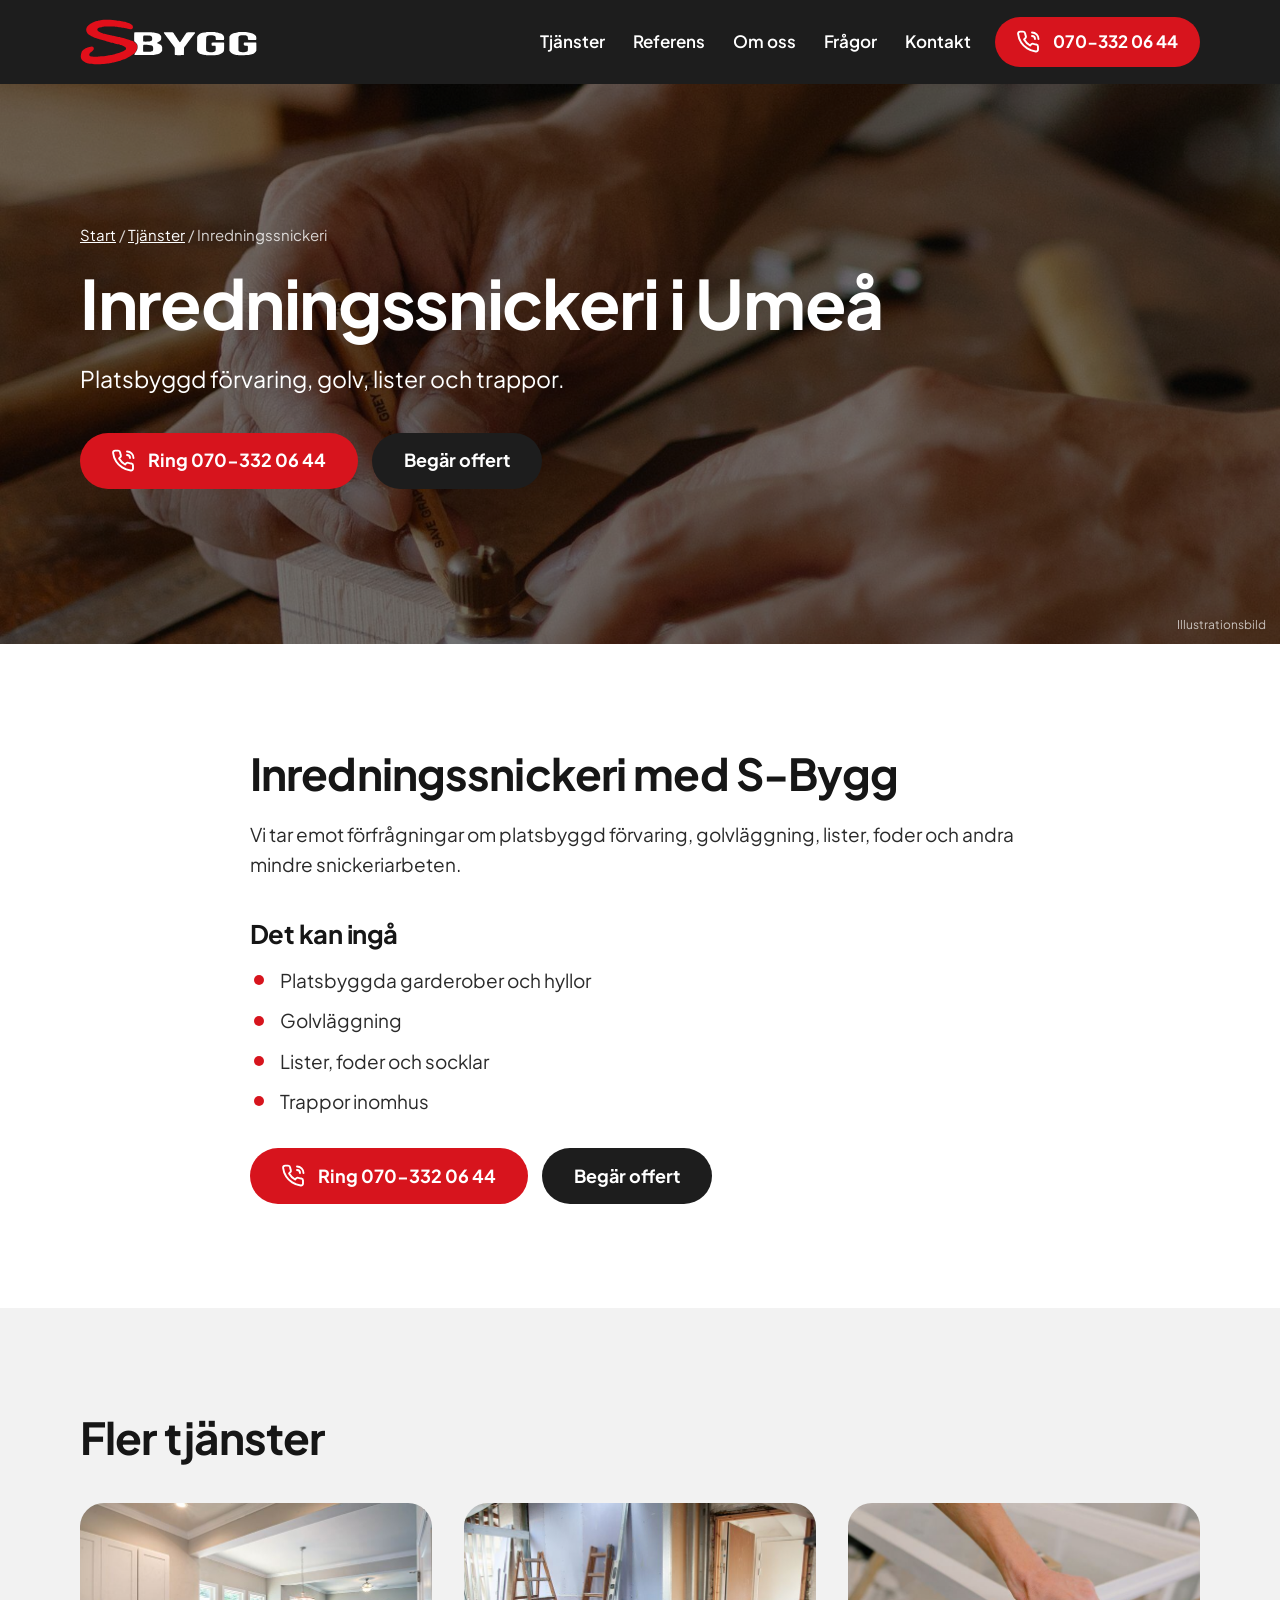
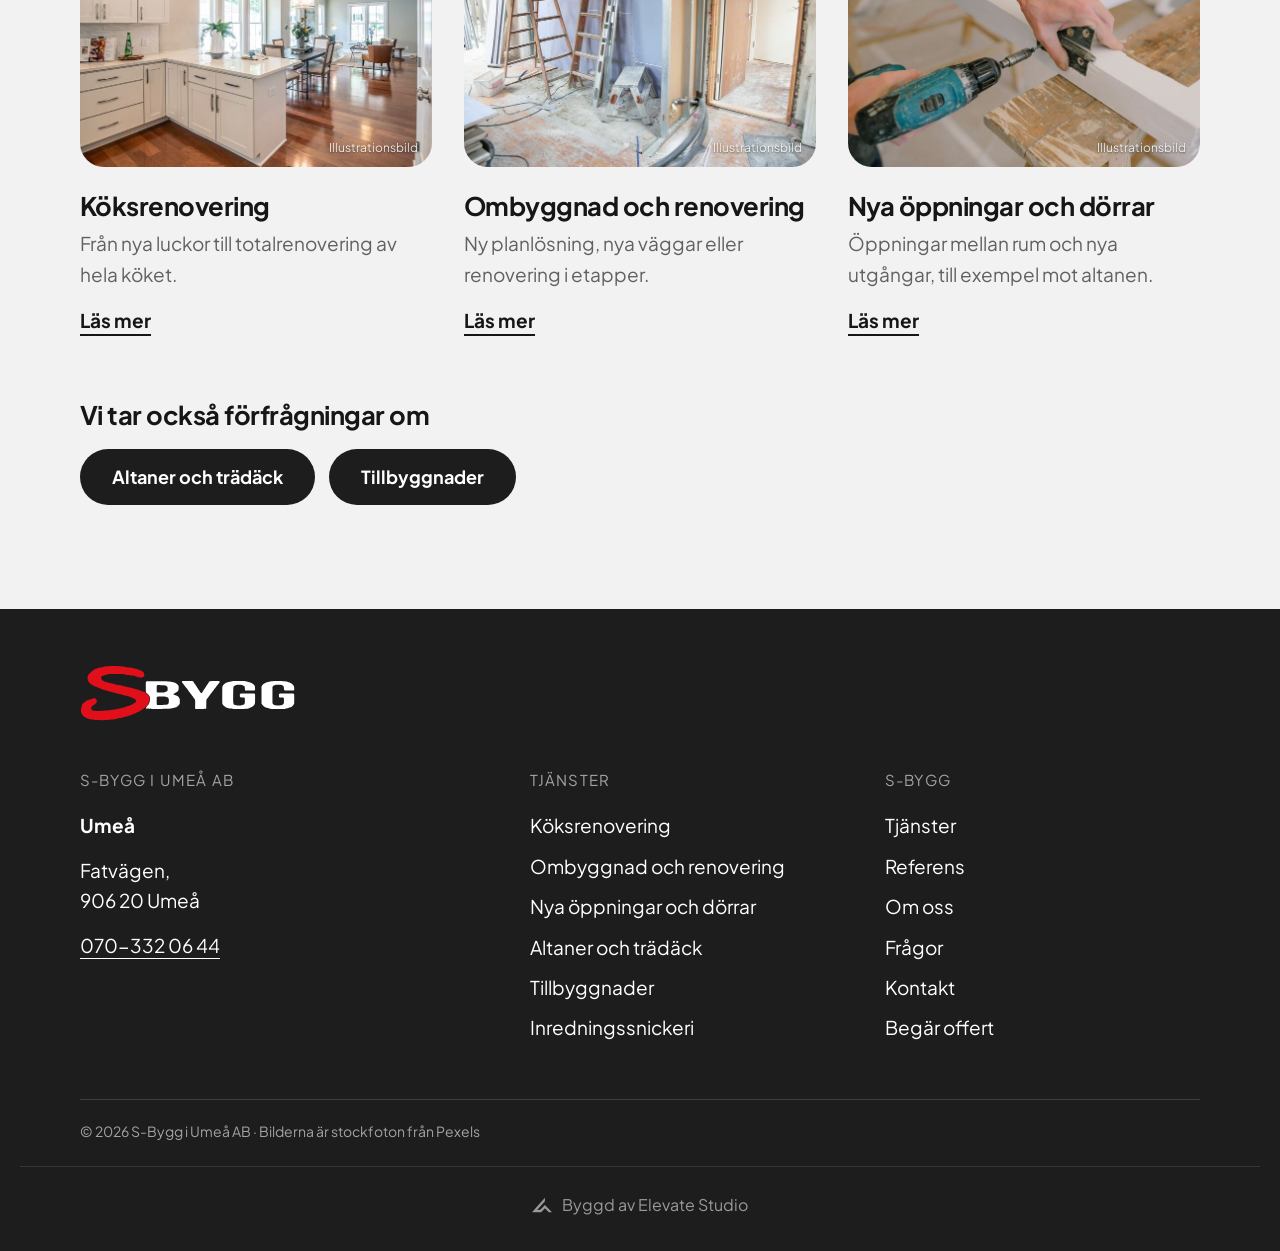
<file: docs/tjanst-inredning.html>
<!doctype html>
<html lang="sv">
<head>
<meta charset="utf-8">
<meta name="viewport" content="width=device-width,initial-scale=1,viewport-fit=cover">
<title>Inredningssnickeri i Umeå | S-Bygg i Umeå AB</title>
<meta name="description" content="Inredningssnickeri i Umeå. Platsbyggd förvaring, golv, lister och trappor. S-Bygg i Umeå AB, telefon 070-332 06 44.">
<link rel="canonical" href="https://elevatestudio018.github.io/S-Bygg/tjanst-inredning.html">
<meta property="og:type" content="website">
<meta property="og:locale" content="sv_SE">
<meta property="og:site_name" content="S-Bygg i Umeå AB">
<meta property="og:title" content="Inredningssnickeri i Umeå | S-Bygg i Umeå AB">
<meta property="og:description" content="Inredningssnickeri i Umeå. Platsbyggd förvaring, golv, lister och trappor. S-Bygg i Umeå AB, telefon 070-332 06 44.">
<meta property="og:image" content="https://elevatestudio018.github.io/S-Bygg/img/inredning.jpg">
<meta name="theme-color" content="#1d1d1d">
<link rel="preconnect" href="https://fonts.googleapis.com"><link rel="preconnect" href="https://fonts.gstatic.com" crossorigin>
<link rel="stylesheet" href="https://fonts.googleapis.com/css2?family=Plus+Jakarta+Sans:wght@400;500;600;700;800&display=swap">
<link rel="stylesheet" href="assets/site.css">
<link rel="icon" href="img/favicon.svg" type="image/svg+xml">

</head>
<body>
<a class="skip" href="#main">Hoppa till innehållet</a>
<header class="head">
  <div class="wrap bar">
    <a class="logo" href="index.html" aria-label="S-Bygg i Umeå AB, till startsidan"><img class="logo-img" src="img/s-bygg-logo.svg" alt="S-Bygg" width="480" height="125"></a>
    <nav class="nav" aria-label="Huvudmeny"><a href="index.html#tjanster">Tjänster</a><a href="index.html#referens">Referens</a><a href="index.html#om-oss">Om oss</a><a href="index.html#fragor">Frågor</a><a href="index.html#kontakt">Kontakt</a></nav>
    <a class="pill pill-red head-call" href="tel:+46703320644"><svg class="pi" viewBox="0 0 24 24" fill="none" stroke="currentColor" stroke-width="1.9" stroke-linecap="round" stroke-linejoin="round" aria-hidden="true"><path d="M21 16.5v3a2 2 0 0 1-2.2 2 19.8 19.8 0 0 1-8.6-3.1 19.5 19.5 0 0 1-6-6A19.8 19.8 0 0 1 1.1 3.8 2 2 0 0 1 3.1 1.6h3a2 2 0 0 1 2 1.7c.1 1 .4 1.9.7 2.8a2 2 0 0 1-.5 2.1L7.1 9.5a16 16 0 0 0 6 6l1.3-1.3a2 2 0 0 1 2.1-.4c.9.3 1.8.6 2.8.7a2 2 0 0 1 1.7 2z"/><path d="M15 2.5a6.5 6.5 0 0 1 6.5 6.5M15 6a3 3 0 0 1 3 3"/></svg><span>070-332 06 44</span></a>
    <a class="round round-red head-round" href="tel:+46703320644" aria-label="Ring 070-332 06 44"><svg class="pi" viewBox="0 0 24 24" fill="none" stroke="currentColor" stroke-width="1.9" stroke-linecap="round" stroke-linejoin="round" aria-hidden="true"><path d="M21 16.5v3a2 2 0 0 1-2.2 2 19.8 19.8 0 0 1-8.6-3.1 19.5 19.5 0 0 1-6-6A19.8 19.8 0 0 1 1.1 3.8 2 2 0 0 1 3.1 1.6h3a2 2 0 0 1 2 1.7c.1 1 .4 1.9.7 2.8a2 2 0 0 1-.5 2.1L7.1 9.5a16 16 0 0 0 6 6l1.3-1.3a2 2 0 0 1 2.1-.4c.9.3 1.8.6 2.8.7a2 2 0 0 1 1.7 2z"/><path d="M15 2.5a6.5 6.5 0 0 1 6.5 6.5M15 6a3 3 0 0 1 3 3"/></svg></a>
    <button class="burger" id="menuBtn" type="button" aria-expanded="false" aria-controls="menu" aria-label="Meny"><span></span><span></span></button>
  </div>
  <nav class="menu" id="menu" aria-label="Meny" hidden>
    <div class="wrap">
      <ul class="menu-main"><li><a href="index.html#tjanster">Tjänster</a></li><li><a href="index.html#referens">Referens</a></li><li><a href="index.html#om-oss">Om oss</a></li><li><a href="index.html#fragor">Frågor</a></li><li><a href="index.html#kontakt">Kontakt</a></li></ul>
      <p class="menu-h">Tjänster</p><ul class="menu-svc"><li><a href="tjanst-kok.html">Köksrenovering</a></li><li><a href="tjanst-ombyggnad.html">Ombyggnad och renovering</a></li><li><a href="tjanst-oppningar.html">Nya öppningar och dörrar</a></li><li><a href="tjanst-altan.html">Altaner och trädäck</a></li><li><a href="tjanst-tillbyggnad.html">Tillbyggnader</a></li><li><a href="tjanst-inredning.html">Inredningssnickeri</a></li></ul>
      <a class="pill pill-red " href="tel:+46703320644"><svg class="pi" viewBox="0 0 24 24" fill="none" stroke="currentColor" stroke-width="1.9" stroke-linecap="round" stroke-linejoin="round" aria-hidden="true"><path d="M21 16.5v3a2 2 0 0 1-2.2 2 19.8 19.8 0 0 1-8.6-3.1 19.5 19.5 0 0 1-6-6A19.8 19.8 0 0 1 1.1 3.8 2 2 0 0 1 3.1 1.6h3a2 2 0 0 1 2 1.7c.1 1 .4 1.9.7 2.8a2 2 0 0 1-.5 2.1L7.1 9.5a16 16 0 0 0 6 6l1.3-1.3a2 2 0 0 1 2.1-.4c.9.3 1.8.6 2.8.7a2 2 0 0 1 1.7 2z"/><path d="M15 2.5a6.5 6.5 0 0 1 6.5 6.5M15 6a3 3 0 0 1 3 3"/></svg><span>Ring 070-332 06 44</span></a>
    </div>
  </nav>
</header>
<main id="main">
<section class="hero hero-small" aria-labelledby="ph-h">
  <div class="hero-ph"><img src="img/inredning.jpg" srcset="img/inredning-s.jpg 800w, img/inredning.jpg 1800w" sizes="100vw" alt="Snickare mäter och märker upp ett trästycke" fetchpriority="high" decoding="async" style="object-position:50% 40%"></div>
  <div class="wrap hero-in">
    <nav class="crumbs" aria-label="Brödsmulor"><a href="index.html">Start</a> / <a href="index.html#tjanster">Tjänster</a> / <span aria-current="page">Inredningssnickeri</span></nav>
    <h1 id="ph-h">Inredningssnickeri i Umeå</h1>
    <p>Platsbyggd förvaring, golv, lister och trappor.</p>
    <div class="btns"><a class="pill pill-red " href="tel:+46703320644"><svg class="pi" viewBox="0 0 24 24" fill="none" stroke="currentColor" stroke-width="1.9" stroke-linecap="round" stroke-linejoin="round" aria-hidden="true"><path d="M21 16.5v3a2 2 0 0 1-2.2 2 19.8 19.8 0 0 1-8.6-3.1 19.5 19.5 0 0 1-6-6A19.8 19.8 0 0 1 1.1 3.8 2 2 0 0 1 3.1 1.6h3a2 2 0 0 1 2 1.7c.1 1 .4 1.9.7 2.8a2 2 0 0 1-.5 2.1L7.1 9.5a16 16 0 0 0 6 6l1.3-1.3a2 2 0 0 1 2.1-.4c.9.3 1.8.6 2.8.7a2 2 0 0 1 1.7 2z"/><path d="M15 2.5a6.5 6.5 0 0 1 6.5 6.5M15 6a3 3 0 0 1 3 3"/></svg><span>Ring 070-332 06 44</span></a><a class="pill pill-dark" href="index.html?typ=Inredningssnickeri#offert">Begär offert</a></div>
  </div>
  <span class="hero-note">Illustrationsbild</span>
</section>
<section class="sec">
  <div class="wrap narrow prose">
    <h2>Inredningssnickeri med S-Bygg</h2>
    <p>Vi tar emot förfrågningar om platsbyggd förvaring, golvläggning, lister, foder och andra mindre snickeriarbeten.</p>
    <h3>Det kan ingå</h3>
    <ul class="list"><li>Platsbyggda garderober och hyllor</li><li>Golvläggning</li><li>Lister, foder och socklar</li><li>Trappor inomhus</li></ul>
    
    <div class="btns"><a class="pill pill-red " href="tel:+46703320644"><svg class="pi" viewBox="0 0 24 24" fill="none" stroke="currentColor" stroke-width="1.9" stroke-linecap="round" stroke-linejoin="round" aria-hidden="true"><path d="M21 16.5v3a2 2 0 0 1-2.2 2 19.8 19.8 0 0 1-8.6-3.1 19.5 19.5 0 0 1-6-6A19.8 19.8 0 0 1 1.1 3.8 2 2 0 0 1 3.1 1.6h3a2 2 0 0 1 2 1.7c.1 1 .4 1.9.7 2.8a2 2 0 0 1-.5 2.1L7.1 9.5a16 16 0 0 0 6 6l1.3-1.3a2 2 0 0 1 2.1-.4c.9.3 1.8.6 2.8.7a2 2 0 0 1 1.7 2z"/><path d="M15 2.5a6.5 6.5 0 0 1 6.5 6.5M15 6a3 3 0 0 1 3 3"/></svg><span>Ring 070-332 06 44</span></a><a class="pill pill-dark" href="index.html?typ=Inredningssnickeri#offert">Begär offert</a></div>
  </div>
</section>
<section class="sec tint">
  <div class="wrap">
    <h2>Fler tjänster</h2>
    <ul class="cards"><li class="card"><a href="tjanst-kok.html"><figure class="ph"><img src="img/kok.jpg" srcset="img/kok-s.jpg 800w, img/kok.jpg 1800w" sizes="(min-width: 960px) 33vw, 100vw" alt="Ljust kök med vita luckor och trägolv" loading="lazy" decoding="async" style="object-position:50% 55%"><figcaption>Illustrationsbild</figcaption></figure><h3>Köksrenovering</h3><p>Från nya luckor till totalrenovering av hela köket.</p><span class="more">Läs mer</span></a></li><li class="card"><a href="tjanst-ombyggnad.html"><figure class="ph"><img src="img/ombyggnad.jpg" srcset="img/ombyggnad-s.jpg 800w, img/ombyggnad.jpg 1800w" sizes="(min-width: 960px) 33vw, 100vw" alt="Rum under renovering med stegar och verktyg" loading="lazy" decoding="async" style="object-position:50% 50%"><figcaption>Illustrationsbild</figcaption></figure><h3>Ombyggnad och renovering</h3><p>Ny planlösning, nya väggar eller renovering i etapper.</p><span class="more">Läs mer</span></a></li><li class="card"><a href="tjanst-oppningar.html"><figure class="ph"><img src="img/dorr.jpg" srcset="img/dorr-s.jpg 800w, img/dorr.jpg 1800w" sizes="(min-width: 960px) 33vw, 100vw" alt="Snickare skruvar fast ett gångjärn i en dörrkarm" loading="lazy" decoding="async" style="object-position:50% 45%"><figcaption>Illustrationsbild</figcaption></figure><h3>Nya öppningar och dörrar</h3><p>Öppningar mellan rum och nya utgångar, till exempel mot altanen.</p><span class="more">Läs mer</span></a></li></ul>
    <h3 class="also-h">Vi tar också förfrågningar om</h3>
    <div class="btns"><a class="pill pill-dark" href="tjanst-altan.html">Altaner och trädäck</a><a class="pill pill-dark" href="tjanst-tillbyggnad.html">Tillbyggnader</a></div>
  </div>
</section>
</main>
<footer class="foot">
  <div class="wrap">
    <a class="logo" href="index.html" aria-label="S-Bygg i Umeå AB, till startsidan"><img class="logo-img" src="img/s-bygg-logo.svg" alt="S-Bygg" width="480" height="125"></a>
    <div class="foot-grid">
      <div>
        <p class="foot-h">S-Bygg i Umeå AB</p>
        <p><b>Umeå</b></p>
        <p>Fatvägen,<br>906 20 Umeå</p>
        <p><a href="tel:+46703320644">070-332 06 44</a></p>
      </div>
      <div><p class="foot-h">Tjänster</p><ul><li><a href="tjanst-kok.html">Köksrenovering</a></li><li><a href="tjanst-ombyggnad.html">Ombyggnad och renovering</a></li><li><a href="tjanst-oppningar.html">Nya öppningar och dörrar</a></li><li><a href="tjanst-altan.html">Altaner och trädäck</a></li><li><a href="tjanst-tillbyggnad.html">Tillbyggnader</a></li><li><a href="tjanst-inredning.html">Inredningssnickeri</a></li></ul></div>
      <div><p class="foot-h">S-Bygg</p><ul><li><a href="index.html#tjanster">Tjänster</a></li><li><a href="index.html#referens">Referens</a></li><li><a href="index.html#om-oss">Om oss</a></li><li><a href="index.html#fragor">Frågor</a></li><li><a href="index.html#kontakt">Kontakt</a></li><li><a href="index.html#offert">Begär offert</a></li></ul></div>
    </div>
    <div class="foot-end">
      <span>© <span data-year>2026</span> S-Bygg i Umeå AB · Bilderna är stockfoton från Pexels</span>
    </div>
  </div>
<!-- elevate-credit -->
<style>.elevate-credit{max-width:1240px;margin:24px auto 0;padding:20px 16px 0;border-top:1px solid rgba(128,128,128,.25);display:flex;justify-content:center;box-sizing:border-box}.elevate-credit a{display:inline-flex;align-items:center;gap:10px;padding:8px 0;font:inherit;font-size:15px;line-height:1;color:inherit;opacity:.55;text-decoration:none;transition:opacity .2s}.elevate-credit a:hover,.elevate-credit a:focus-visible{opacity:1}.elevate-credit svg{width:20px;height:20px;flex:none;display:block}@media(min-width:1024px){.elevate-credit a{font-size:16px}}</style>
<div class="elevate-credit"><a href="https://elevatestudio.nu" target="_blank" rel="noopener"><svg viewBox="0 0 1884.3 1353.9" aria-hidden="true"><path d="M0.0 1353.9 L1218.7 0.0 L1218.7 329.1 L479.7 1136.4 L786.7 1132.4 L1215.5 687.4 L1884.3 1349.9 L1590.1 1349.9 L1218.6 994.7 L865.4 1349.9Z" fill="currentColor"/></svg>Byggd av Elevate Studio</a></div>
</footer>
<script src="assets/site.js" defer></script>
</body>
</html>
</file>
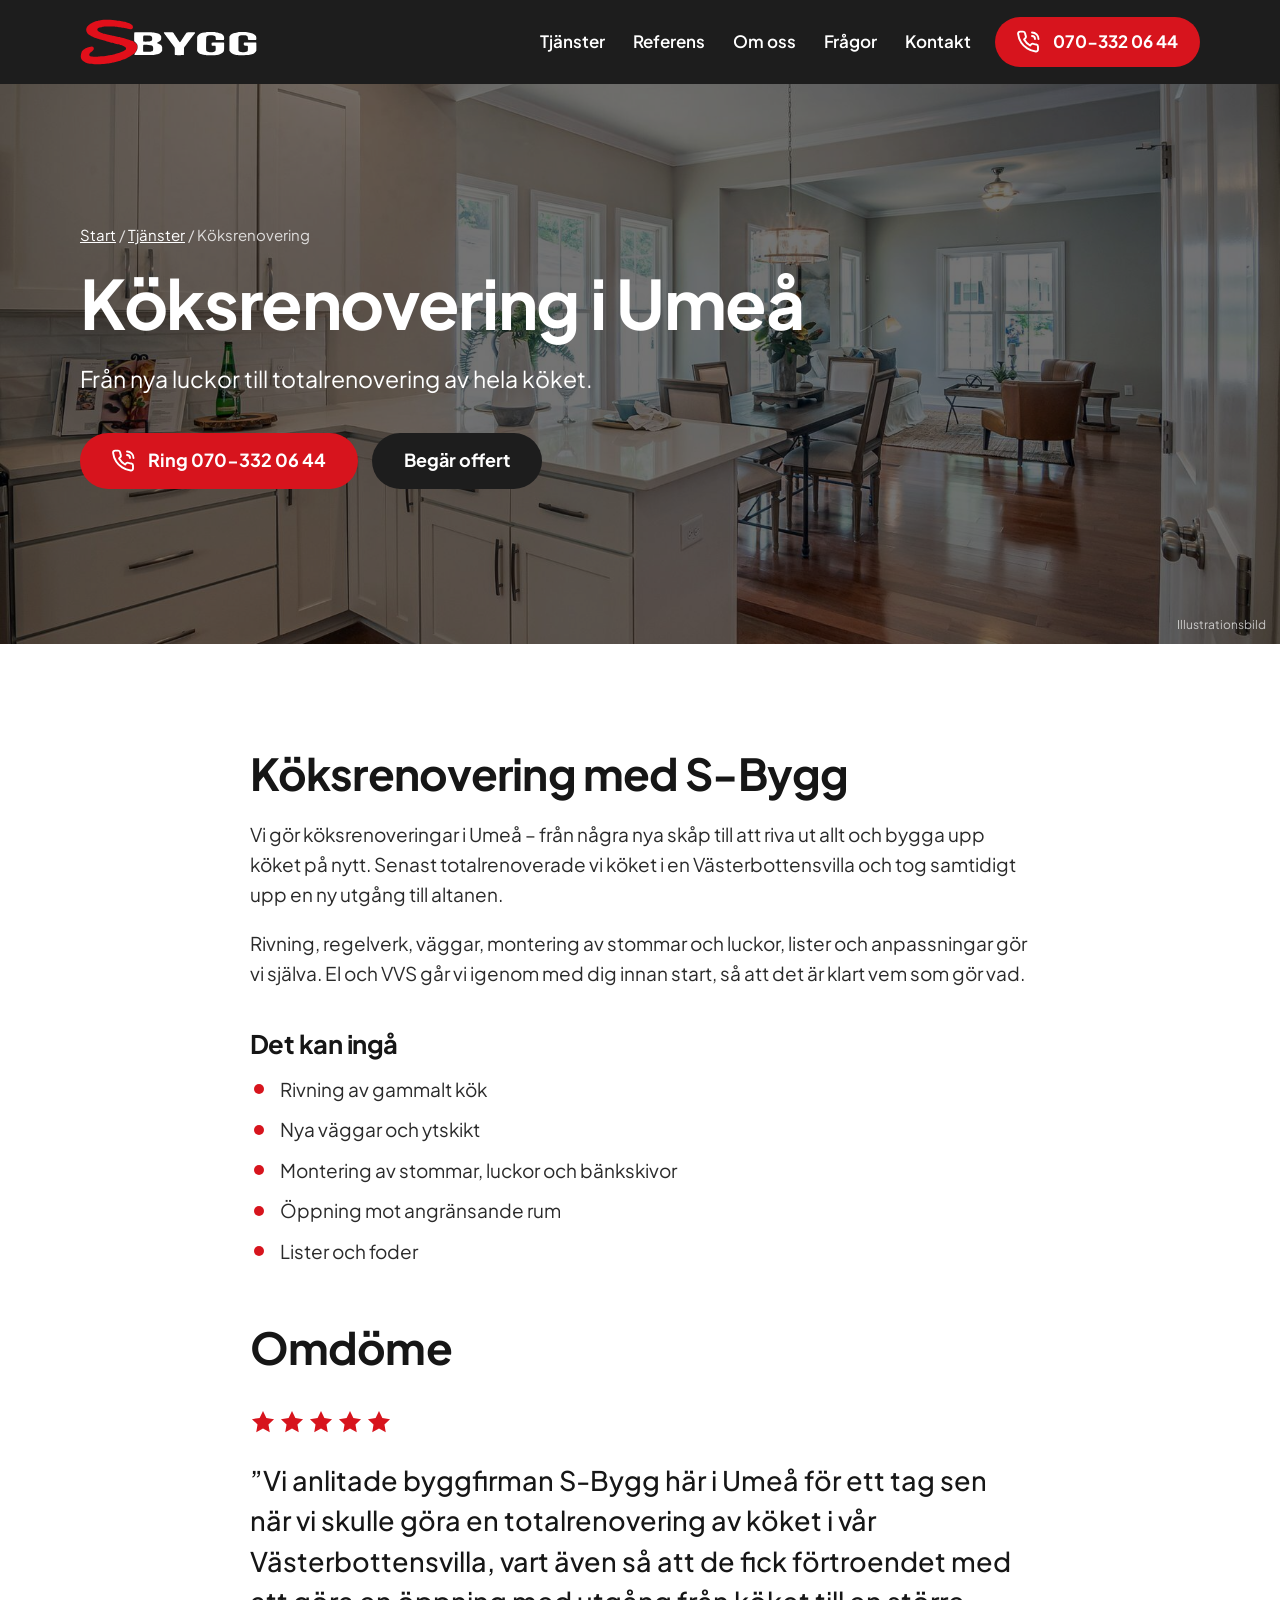
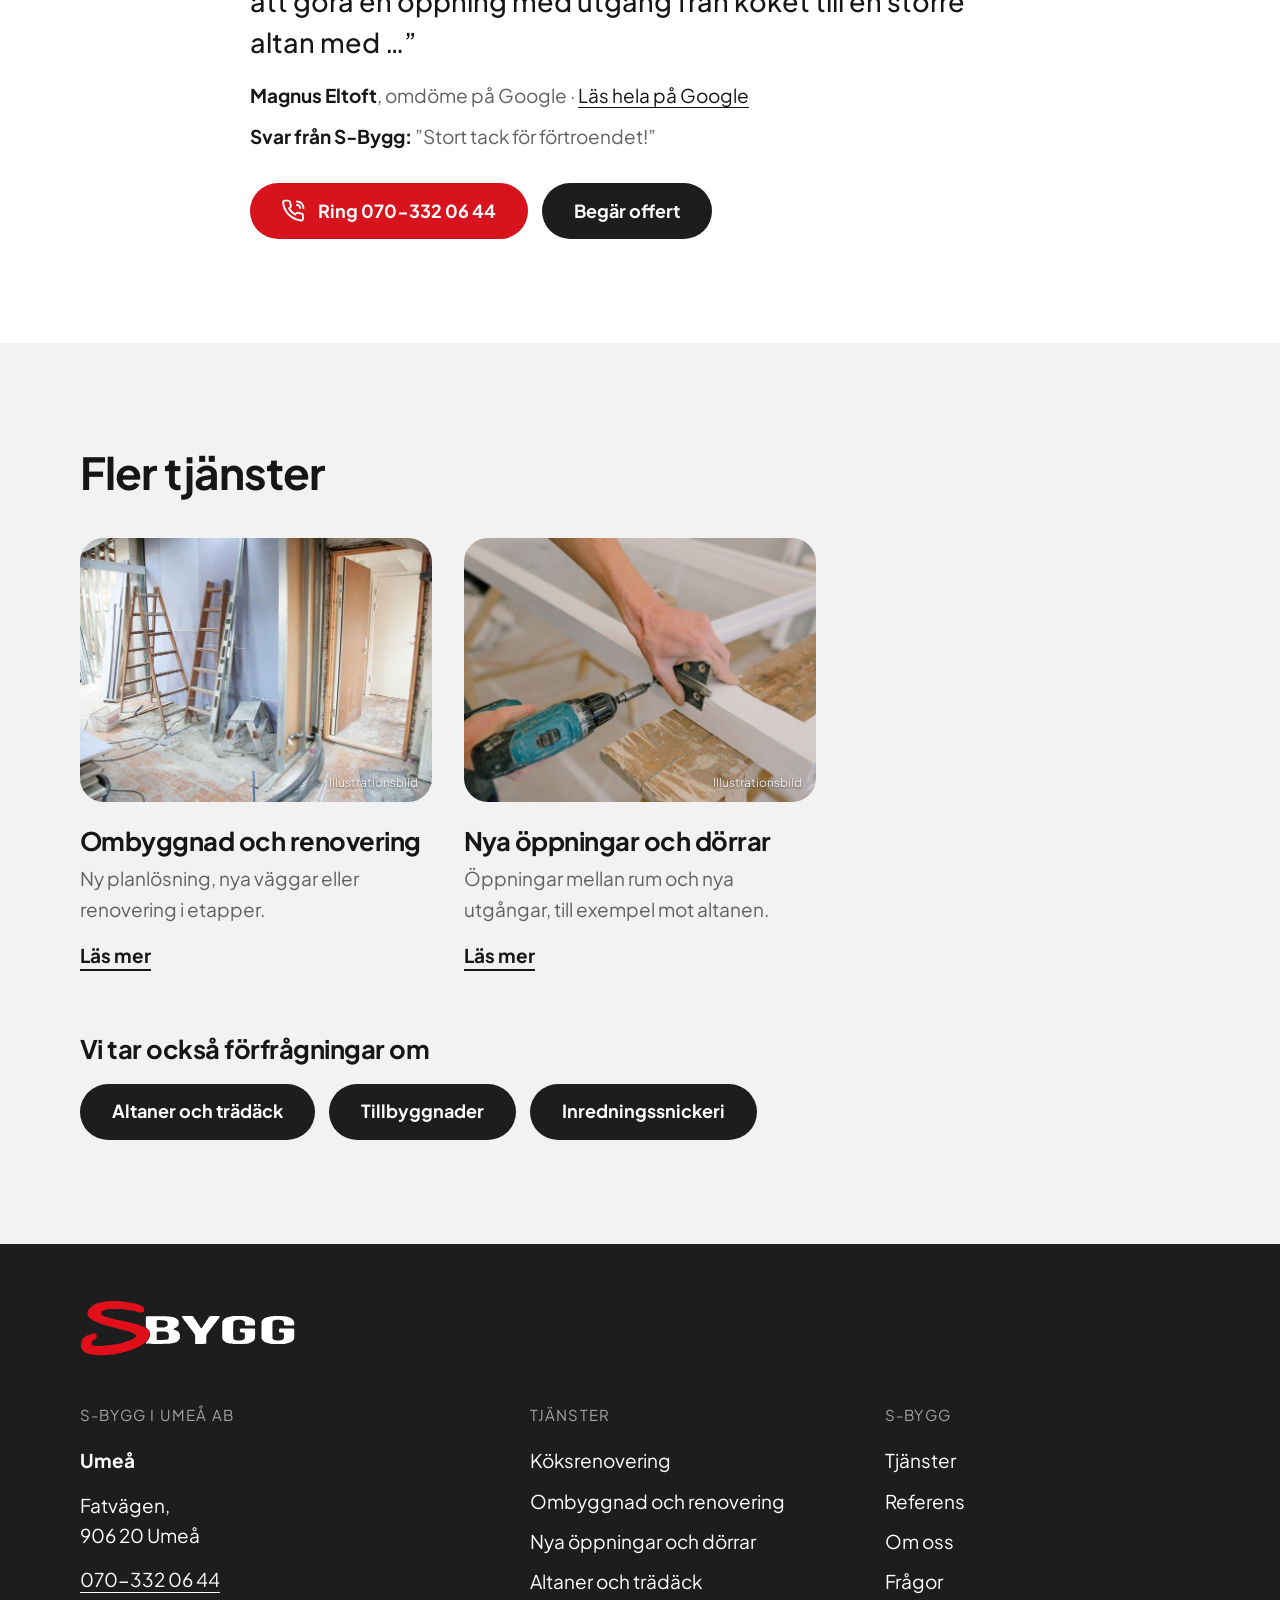
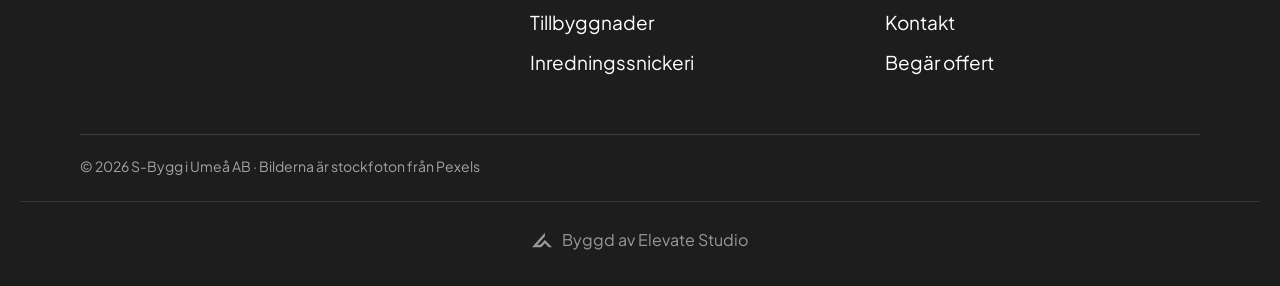
<file: docs/tjanst-kok.html>
<!doctype html>
<html lang="sv">
<head>
<meta charset="utf-8">
<meta name="viewport" content="width=device-width,initial-scale=1,viewport-fit=cover">
<title>Köksrenovering i Umeå | S-Bygg i Umeå AB</title>
<meta name="description" content="Köksrenovering i Umeå. Från nya luckor till totalrenovering av hela köket. S-Bygg i Umeå AB, telefon 070-332 06 44.">
<link rel="canonical" href="https://elevatestudio018.github.io/S-Bygg/tjanst-kok.html">
<meta property="og:type" content="website">
<meta property="og:locale" content="sv_SE">
<meta property="og:site_name" content="S-Bygg i Umeå AB">
<meta property="og:title" content="Köksrenovering i Umeå | S-Bygg i Umeå AB">
<meta property="og:description" content="Köksrenovering i Umeå. Från nya luckor till totalrenovering av hela köket. S-Bygg i Umeå AB, telefon 070-332 06 44.">
<meta property="og:image" content="https://elevatestudio018.github.io/S-Bygg/img/kok.jpg">
<meta name="theme-color" content="#1d1d1d">
<link rel="preconnect" href="https://fonts.googleapis.com"><link rel="preconnect" href="https://fonts.gstatic.com" crossorigin>
<link rel="stylesheet" href="https://fonts.googleapis.com/css2?family=Plus+Jakarta+Sans:wght@400;500;600;700;800&display=swap">
<link rel="stylesheet" href="assets/site.css">
<link rel="icon" href="img/favicon.svg" type="image/svg+xml">

</head>
<body>
<a class="skip" href="#main">Hoppa till innehållet</a>
<header class="head">
  <div class="wrap bar">
    <a class="logo" href="index.html" aria-label="S-Bygg i Umeå AB, till startsidan"><img class="logo-img" src="img/s-bygg-logo.svg" alt="S-Bygg" width="480" height="125"></a>
    <nav class="nav" aria-label="Huvudmeny"><a href="index.html#tjanster">Tjänster</a><a href="index.html#referens">Referens</a><a href="index.html#om-oss">Om oss</a><a href="index.html#fragor">Frågor</a><a href="index.html#kontakt">Kontakt</a></nav>
    <a class="pill pill-red head-call" href="tel:+46703320644"><svg class="pi" viewBox="0 0 24 24" fill="none" stroke="currentColor" stroke-width="1.9" stroke-linecap="round" stroke-linejoin="round" aria-hidden="true"><path d="M21 16.5v3a2 2 0 0 1-2.2 2 19.8 19.8 0 0 1-8.6-3.1 19.5 19.5 0 0 1-6-6A19.8 19.8 0 0 1 1.1 3.8 2 2 0 0 1 3.1 1.6h3a2 2 0 0 1 2 1.7c.1 1 .4 1.9.7 2.8a2 2 0 0 1-.5 2.1L7.1 9.5a16 16 0 0 0 6 6l1.3-1.3a2 2 0 0 1 2.1-.4c.9.3 1.8.6 2.8.7a2 2 0 0 1 1.7 2z"/><path d="M15 2.5a6.5 6.5 0 0 1 6.5 6.5M15 6a3 3 0 0 1 3 3"/></svg><span>070-332 06 44</span></a>
    <a class="round round-red head-round" href="tel:+46703320644" aria-label="Ring 070-332 06 44"><svg class="pi" viewBox="0 0 24 24" fill="none" stroke="currentColor" stroke-width="1.9" stroke-linecap="round" stroke-linejoin="round" aria-hidden="true"><path d="M21 16.5v3a2 2 0 0 1-2.2 2 19.8 19.8 0 0 1-8.6-3.1 19.5 19.5 0 0 1-6-6A19.8 19.8 0 0 1 1.1 3.8 2 2 0 0 1 3.1 1.6h3a2 2 0 0 1 2 1.7c.1 1 .4 1.9.7 2.8a2 2 0 0 1-.5 2.1L7.1 9.5a16 16 0 0 0 6 6l1.3-1.3a2 2 0 0 1 2.1-.4c.9.3 1.8.6 2.8.7a2 2 0 0 1 1.7 2z"/><path d="M15 2.5a6.5 6.5 0 0 1 6.5 6.5M15 6a3 3 0 0 1 3 3"/></svg></a>
    <button class="burger" id="menuBtn" type="button" aria-expanded="false" aria-controls="menu" aria-label="Meny"><span></span><span></span></button>
  </div>
  <nav class="menu" id="menu" aria-label="Meny" hidden>
    <div class="wrap">
      <ul class="menu-main"><li><a href="index.html#tjanster">Tjänster</a></li><li><a href="index.html#referens">Referens</a></li><li><a href="index.html#om-oss">Om oss</a></li><li><a href="index.html#fragor">Frågor</a></li><li><a href="index.html#kontakt">Kontakt</a></li></ul>
      <p class="menu-h">Tjänster</p><ul class="menu-svc"><li><a href="tjanst-kok.html">Köksrenovering</a></li><li><a href="tjanst-ombyggnad.html">Ombyggnad och renovering</a></li><li><a href="tjanst-oppningar.html">Nya öppningar och dörrar</a></li><li><a href="tjanst-altan.html">Altaner och trädäck</a></li><li><a href="tjanst-tillbyggnad.html">Tillbyggnader</a></li><li><a href="tjanst-inredning.html">Inredningssnickeri</a></li></ul>
      <a class="pill pill-red " href="tel:+46703320644"><svg class="pi" viewBox="0 0 24 24" fill="none" stroke="currentColor" stroke-width="1.9" stroke-linecap="round" stroke-linejoin="round" aria-hidden="true"><path d="M21 16.5v3a2 2 0 0 1-2.2 2 19.8 19.8 0 0 1-8.6-3.1 19.5 19.5 0 0 1-6-6A19.8 19.8 0 0 1 1.1 3.8 2 2 0 0 1 3.1 1.6h3a2 2 0 0 1 2 1.7c.1 1 .4 1.9.7 2.8a2 2 0 0 1-.5 2.1L7.1 9.5a16 16 0 0 0 6 6l1.3-1.3a2 2 0 0 1 2.1-.4c.9.3 1.8.6 2.8.7a2 2 0 0 1 1.7 2z"/><path d="M15 2.5a6.5 6.5 0 0 1 6.5 6.5M15 6a3 3 0 0 1 3 3"/></svg><span>Ring 070-332 06 44</span></a>
    </div>
  </nav>
</header>
<main id="main">
<section class="hero hero-small" aria-labelledby="ph-h">
  <div class="hero-ph"><img src="img/kok.jpg" srcset="img/kok-s.jpg 800w, img/kok.jpg 1800w" sizes="100vw" alt="Ljust kök med vita luckor och trägolv" fetchpriority="high" decoding="async" style="object-position:50% 55%"></div>
  <div class="wrap hero-in">
    <nav class="crumbs" aria-label="Brödsmulor"><a href="index.html">Start</a> / <a href="index.html#tjanster">Tjänster</a> / <span aria-current="page">Köksrenovering</span></nav>
    <h1 id="ph-h">Köksrenovering i Umeå</h1>
    <p>Från nya luckor till totalrenovering av hela köket.</p>
    <div class="btns"><a class="pill pill-red " href="tel:+46703320644"><svg class="pi" viewBox="0 0 24 24" fill="none" stroke="currentColor" stroke-width="1.9" stroke-linecap="round" stroke-linejoin="round" aria-hidden="true"><path d="M21 16.5v3a2 2 0 0 1-2.2 2 19.8 19.8 0 0 1-8.6-3.1 19.5 19.5 0 0 1-6-6A19.8 19.8 0 0 1 1.1 3.8 2 2 0 0 1 3.1 1.6h3a2 2 0 0 1 2 1.7c.1 1 .4 1.9.7 2.8a2 2 0 0 1-.5 2.1L7.1 9.5a16 16 0 0 0 6 6l1.3-1.3a2 2 0 0 1 2.1-.4c.9.3 1.8.6 2.8.7a2 2 0 0 1 1.7 2z"/><path d="M15 2.5a6.5 6.5 0 0 1 6.5 6.5M15 6a3 3 0 0 1 3 3"/></svg><span>Ring 070-332 06 44</span></a><a class="pill pill-dark" href="index.html?typ=K%C3%B6ksrenovering#offert">Begär offert</a></div>
  </div>
  <span class="hero-note">Illustrationsbild</span>
</section>
<section class="sec">
  <div class="wrap narrow prose">
    <h2>Köksrenovering med S-Bygg</h2>
    <p>Vi gör köksrenoveringar i Umeå – från några nya skåp till att riva ut allt och bygga upp köket på nytt. Senast totalrenoverade vi köket i en Västerbottensvilla och tog samtidigt upp en ny utgång till altanen.</p><p>Rivning, regelverk, väggar, montering av stommar och luckor, lister och anpassningar gör vi själva. El och VVS går vi igenom med dig innan start, så att det är klart vem som gör vad.</p>
    <h3>Det kan ingå</h3>
    <ul class="list"><li>Rivning av gammalt kök</li><li>Nya väggar och ytskikt</li><li>Montering av stommar, luckor och bänkskivor</li><li>Öppning mot angränsande rum</li><li>Lister och foder</li></ul>
    <h2>Omdöme</h2><figure class="review"><span class="stars" role="img" aria-label="5 av 5 stjärnor"><svg viewBox="0 0 20 20" aria-hidden="true"><path d="m10 1.6 2.6 5.4 5.9.8-4.3 4.1 1 5.9L10 15l-5.2 2.8 1-5.9L1.5 7.8l5.9-.8z"/></svg><svg viewBox="0 0 20 20" aria-hidden="true"><path d="m10 1.6 2.6 5.4 5.9.8-4.3 4.1 1 5.9L10 15l-5.2 2.8 1-5.9L1.5 7.8l5.9-.8z"/></svg><svg viewBox="0 0 20 20" aria-hidden="true"><path d="m10 1.6 2.6 5.4 5.9.8-4.3 4.1 1 5.9L10 15l-5.2 2.8 1-5.9L1.5 7.8l5.9-.8z"/></svg><svg viewBox="0 0 20 20" aria-hidden="true"><path d="m10 1.6 2.6 5.4 5.9.8-4.3 4.1 1 5.9L10 15l-5.2 2.8 1-5.9L1.5 7.8l5.9-.8z"/></svg><svg viewBox="0 0 20 20" aria-hidden="true"><path d="m10 1.6 2.6 5.4 5.9.8-4.3 4.1 1 5.9L10 15l-5.2 2.8 1-5.9L1.5 7.8l5.9-.8z"/></svg></span><blockquote><p>”Vi anlitade byggfirman S-Bygg här i Umeå för ett tag sen när vi skulle göra en totalrenovering av köket i vår Västerbottensvilla, vart även så att de fick förtroendet med att göra en öppning med utgång från köket till en större altan med …”</p></blockquote><figcaption><b>Magnus Eltoft</b>, omdöme på Google · <a href="https://www.google.com/maps/search/?api=1&query=S-Bygg+i+Ume%C3%A5+AB%2C+Fatv%C3%A4gen%2C+906+20+Ume%C3%A5" target="_blank" rel="noopener">Läs hela på Google</a></figcaption><p class="reply"><b>Svar från S-Bygg:</b> ”Stort tack för förtroendet!”</p></figure>
    <div class="btns"><a class="pill pill-red " href="tel:+46703320644"><svg class="pi" viewBox="0 0 24 24" fill="none" stroke="currentColor" stroke-width="1.9" stroke-linecap="round" stroke-linejoin="round" aria-hidden="true"><path d="M21 16.5v3a2 2 0 0 1-2.2 2 19.8 19.8 0 0 1-8.6-3.1 19.5 19.5 0 0 1-6-6A19.8 19.8 0 0 1 1.1 3.8 2 2 0 0 1 3.1 1.6h3a2 2 0 0 1 2 1.7c.1 1 .4 1.9.7 2.8a2 2 0 0 1-.5 2.1L7.1 9.5a16 16 0 0 0 6 6l1.3-1.3a2 2 0 0 1 2.1-.4c.9.3 1.8.6 2.8.7a2 2 0 0 1 1.7 2z"/><path d="M15 2.5a6.5 6.5 0 0 1 6.5 6.5M15 6a3 3 0 0 1 3 3"/></svg><span>Ring 070-332 06 44</span></a><a class="pill pill-dark" href="index.html?typ=K%C3%B6ksrenovering#offert">Begär offert</a></div>
  </div>
</section>
<section class="sec tint">
  <div class="wrap">
    <h2>Fler tjänster</h2>
    <ul class="cards"><li class="card"><a href="tjanst-ombyggnad.html"><figure class="ph"><img src="img/ombyggnad.jpg" srcset="img/ombyggnad-s.jpg 800w, img/ombyggnad.jpg 1800w" sizes="(min-width: 960px) 33vw, 100vw" alt="Rum under renovering med stegar och verktyg" loading="lazy" decoding="async" style="object-position:50% 50%"><figcaption>Illustrationsbild</figcaption></figure><h3>Ombyggnad och renovering</h3><p>Ny planlösning, nya väggar eller renovering i etapper.</p><span class="more">Läs mer</span></a></li><li class="card"><a href="tjanst-oppningar.html"><figure class="ph"><img src="img/dorr.jpg" srcset="img/dorr-s.jpg 800w, img/dorr.jpg 1800w" sizes="(min-width: 960px) 33vw, 100vw" alt="Snickare skruvar fast ett gångjärn i en dörrkarm" loading="lazy" decoding="async" style="object-position:50% 45%"><figcaption>Illustrationsbild</figcaption></figure><h3>Nya öppningar och dörrar</h3><p>Öppningar mellan rum och nya utgångar, till exempel mot altanen.</p><span class="more">Läs mer</span></a></li></ul>
    <h3 class="also-h">Vi tar också förfrågningar om</h3>
    <div class="btns"><a class="pill pill-dark" href="tjanst-altan.html">Altaner och trädäck</a><a class="pill pill-dark" href="tjanst-tillbyggnad.html">Tillbyggnader</a><a class="pill pill-dark" href="tjanst-inredning.html">Inredningssnickeri</a></div>
  </div>
</section>
</main>
<footer class="foot">
  <div class="wrap">
    <a class="logo" href="index.html" aria-label="S-Bygg i Umeå AB, till startsidan"><img class="logo-img" src="img/s-bygg-logo.svg" alt="S-Bygg" width="480" height="125"></a>
    <div class="foot-grid">
      <div>
        <p class="foot-h">S-Bygg i Umeå AB</p>
        <p><b>Umeå</b></p>
        <p>Fatvägen,<br>906 20 Umeå</p>
        <p><a href="tel:+46703320644">070-332 06 44</a></p>
      </div>
      <div><p class="foot-h">Tjänster</p><ul><li><a href="tjanst-kok.html">Köksrenovering</a></li><li><a href="tjanst-ombyggnad.html">Ombyggnad och renovering</a></li><li><a href="tjanst-oppningar.html">Nya öppningar och dörrar</a></li><li><a href="tjanst-altan.html">Altaner och trädäck</a></li><li><a href="tjanst-tillbyggnad.html">Tillbyggnader</a></li><li><a href="tjanst-inredning.html">Inredningssnickeri</a></li></ul></div>
      <div><p class="foot-h">S-Bygg</p><ul><li><a href="index.html#tjanster">Tjänster</a></li><li><a href="index.html#referens">Referens</a></li><li><a href="index.html#om-oss">Om oss</a></li><li><a href="index.html#fragor">Frågor</a></li><li><a href="index.html#kontakt">Kontakt</a></li><li><a href="index.html#offert">Begär offert</a></li></ul></div>
    </div>
    <div class="foot-end">
      <span>© <span data-year>2026</span> S-Bygg i Umeå AB · Bilderna är stockfoton från Pexels</span>
    </div>
  </div>
<!-- elevate-credit -->
<style>.elevate-credit{max-width:1240px;margin:24px auto 0;padding:20px 16px 0;border-top:1px solid rgba(128,128,128,.25);display:flex;justify-content:center;box-sizing:border-box}.elevate-credit a{display:inline-flex;align-items:center;gap:10px;padding:8px 0;font:inherit;font-size:15px;line-height:1;color:inherit;opacity:.55;text-decoration:none;transition:opacity .2s}.elevate-credit a:hover,.elevate-credit a:focus-visible{opacity:1}.elevate-credit svg{width:20px;height:20px;flex:none;display:block}@media(min-width:1024px){.elevate-credit a{font-size:16px}}</style>
<div class="elevate-credit"><a href="https://elevatestudio.nu" target="_blank" rel="noopener"><svg viewBox="0 0 1884.3 1353.9" aria-hidden="true"><path d="M0.0 1353.9 L1218.7 0.0 L1218.7 329.1 L479.7 1136.4 L786.7 1132.4 L1215.5 687.4 L1884.3 1349.9 L1590.1 1349.9 L1218.6 994.7 L865.4 1349.9Z" fill="currentColor"/></svg>Byggd av Elevate Studio</a></div>
</footer>
<script src="assets/site.js" defer></script>
</body>
</html>
</file>
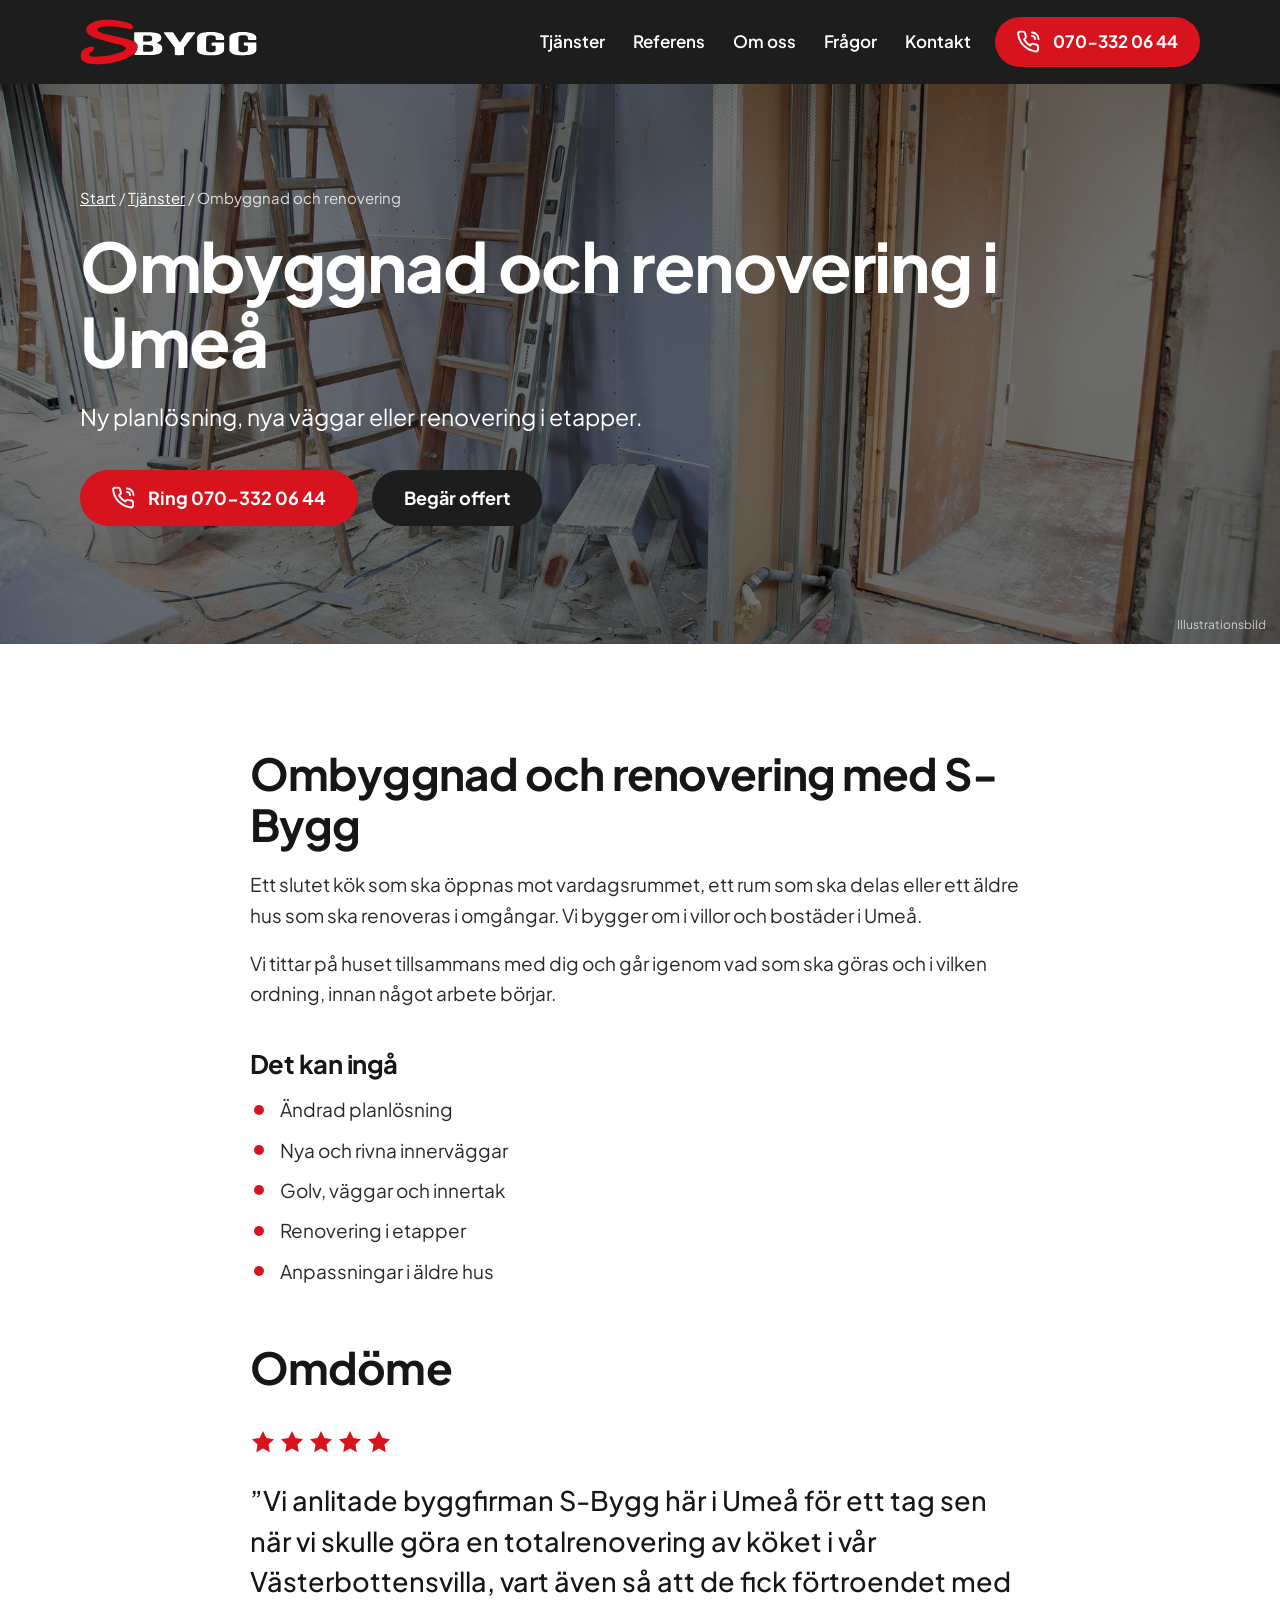
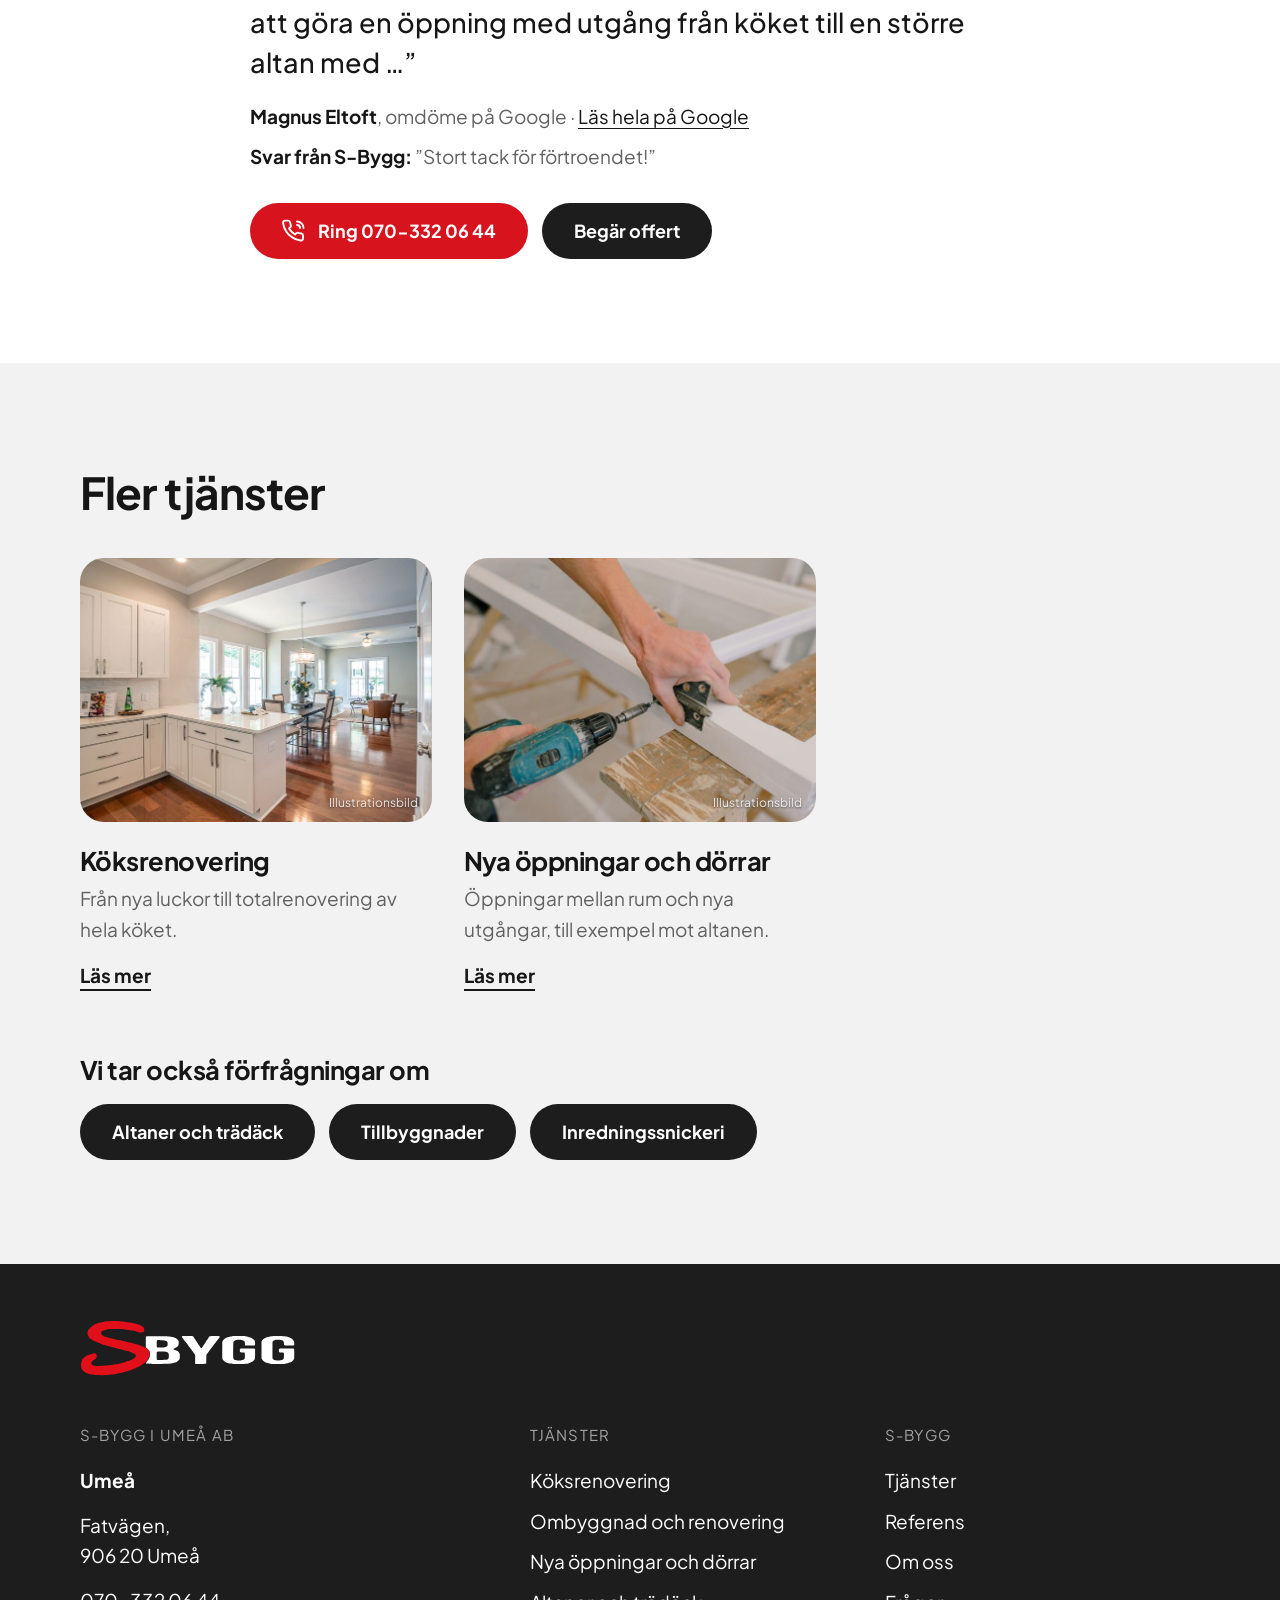
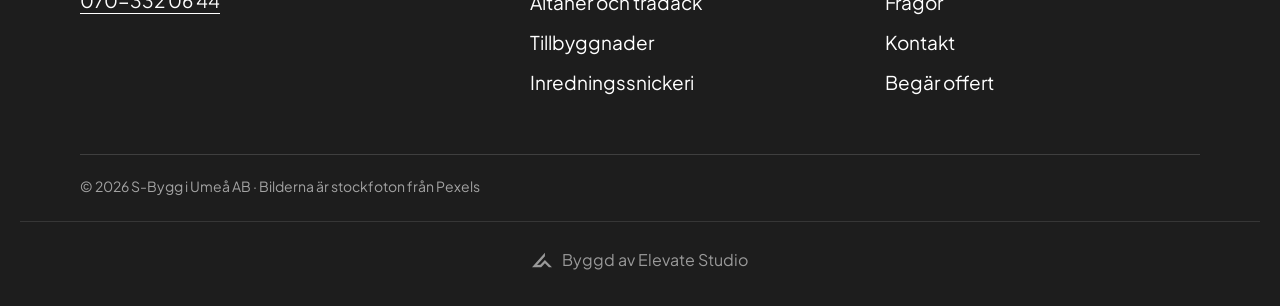
<file: docs/tjanst-ombyggnad.html>
<!doctype html>
<html lang="sv">
<head>
<meta charset="utf-8">
<meta name="viewport" content="width=device-width,initial-scale=1,viewport-fit=cover">
<title>Ombyggnad och renovering i Umeå | S-Bygg i Umeå AB</title>
<meta name="description" content="Ombyggnad och renovering i Umeå. Ny planlösning, nya väggar eller renovering i etapper. S-Bygg i Umeå AB, telefon 070-332 06 44.">
<link rel="canonical" href="https://elevatestudio018.github.io/S-Bygg/tjanst-ombyggnad.html">
<meta property="og:type" content="website">
<meta property="og:locale" content="sv_SE">
<meta property="og:site_name" content="S-Bygg i Umeå AB">
<meta property="og:title" content="Ombyggnad och renovering i Umeå | S-Bygg i Umeå AB">
<meta property="og:description" content="Ombyggnad och renovering i Umeå. Ny planlösning, nya väggar eller renovering i etapper. S-Bygg i Umeå AB, telefon 070-332 06 44.">
<meta property="og:image" content="https://elevatestudio018.github.io/S-Bygg/img/ombyggnad.jpg">
<meta name="theme-color" content="#1d1d1d">
<link rel="preconnect" href="https://fonts.googleapis.com"><link rel="preconnect" href="https://fonts.gstatic.com" crossorigin>
<link rel="stylesheet" href="https://fonts.googleapis.com/css2?family=Plus+Jakarta+Sans:wght@400;500;600;700;800&display=swap">
<link rel="stylesheet" href="assets/site.css">
<link rel="icon" href="img/favicon.svg" type="image/svg+xml">

</head>
<body>
<a class="skip" href="#main">Hoppa till innehållet</a>
<header class="head">
  <div class="wrap bar">
    <a class="logo" href="index.html" aria-label="S-Bygg i Umeå AB, till startsidan"><img class="logo-img" src="img/s-bygg-logo.svg" alt="S-Bygg" width="480" height="125"></a>
    <nav class="nav" aria-label="Huvudmeny"><a href="index.html#tjanster">Tjänster</a><a href="index.html#referens">Referens</a><a href="index.html#om-oss">Om oss</a><a href="index.html#fragor">Frågor</a><a href="index.html#kontakt">Kontakt</a></nav>
    <a class="pill pill-red head-call" href="tel:+46703320644"><svg class="pi" viewBox="0 0 24 24" fill="none" stroke="currentColor" stroke-width="1.9" stroke-linecap="round" stroke-linejoin="round" aria-hidden="true"><path d="M21 16.5v3a2 2 0 0 1-2.2 2 19.8 19.8 0 0 1-8.6-3.1 19.5 19.5 0 0 1-6-6A19.8 19.8 0 0 1 1.1 3.8 2 2 0 0 1 3.1 1.6h3a2 2 0 0 1 2 1.7c.1 1 .4 1.9.7 2.8a2 2 0 0 1-.5 2.1L7.1 9.5a16 16 0 0 0 6 6l1.3-1.3a2 2 0 0 1 2.1-.4c.9.3 1.8.6 2.8.7a2 2 0 0 1 1.7 2z"/><path d="M15 2.5a6.5 6.5 0 0 1 6.5 6.5M15 6a3 3 0 0 1 3 3"/></svg><span>070-332 06 44</span></a>
    <a class="round round-red head-round" href="tel:+46703320644" aria-label="Ring 070-332 06 44"><svg class="pi" viewBox="0 0 24 24" fill="none" stroke="currentColor" stroke-width="1.9" stroke-linecap="round" stroke-linejoin="round" aria-hidden="true"><path d="M21 16.5v3a2 2 0 0 1-2.2 2 19.8 19.8 0 0 1-8.6-3.1 19.5 19.5 0 0 1-6-6A19.8 19.8 0 0 1 1.1 3.8 2 2 0 0 1 3.1 1.6h3a2 2 0 0 1 2 1.7c.1 1 .4 1.9.7 2.8a2 2 0 0 1-.5 2.1L7.1 9.5a16 16 0 0 0 6 6l1.3-1.3a2 2 0 0 1 2.1-.4c.9.3 1.8.6 2.8.7a2 2 0 0 1 1.7 2z"/><path d="M15 2.5a6.5 6.5 0 0 1 6.5 6.5M15 6a3 3 0 0 1 3 3"/></svg></a>
    <button class="burger" id="menuBtn" type="button" aria-expanded="false" aria-controls="menu" aria-label="Meny"><span></span><span></span></button>
  </div>
  <nav class="menu" id="menu" aria-label="Meny" hidden>
    <div class="wrap">
      <ul class="menu-main"><li><a href="index.html#tjanster">Tjänster</a></li><li><a href="index.html#referens">Referens</a></li><li><a href="index.html#om-oss">Om oss</a></li><li><a href="index.html#fragor">Frågor</a></li><li><a href="index.html#kontakt">Kontakt</a></li></ul>
      <p class="menu-h">Tjänster</p><ul class="menu-svc"><li><a href="tjanst-kok.html">Köksrenovering</a></li><li><a href="tjanst-ombyggnad.html">Ombyggnad och renovering</a></li><li><a href="tjanst-oppningar.html">Nya öppningar och dörrar</a></li><li><a href="tjanst-altan.html">Altaner och trädäck</a></li><li><a href="tjanst-tillbyggnad.html">Tillbyggnader</a></li><li><a href="tjanst-inredning.html">Inredningssnickeri</a></li></ul>
      <a class="pill pill-red " href="tel:+46703320644"><svg class="pi" viewBox="0 0 24 24" fill="none" stroke="currentColor" stroke-width="1.9" stroke-linecap="round" stroke-linejoin="round" aria-hidden="true"><path d="M21 16.5v3a2 2 0 0 1-2.2 2 19.8 19.8 0 0 1-8.6-3.1 19.5 19.5 0 0 1-6-6A19.8 19.8 0 0 1 1.1 3.8 2 2 0 0 1 3.1 1.6h3a2 2 0 0 1 2 1.7c.1 1 .4 1.9.7 2.8a2 2 0 0 1-.5 2.1L7.1 9.5a16 16 0 0 0 6 6l1.3-1.3a2 2 0 0 1 2.1-.4c.9.3 1.8.6 2.8.7a2 2 0 0 1 1.7 2z"/><path d="M15 2.5a6.5 6.5 0 0 1 6.5 6.5M15 6a3 3 0 0 1 3 3"/></svg><span>Ring 070-332 06 44</span></a>
    </div>
  </nav>
</header>
<main id="main">
<section class="hero hero-small" aria-labelledby="ph-h">
  <div class="hero-ph"><img src="img/ombyggnad.jpg" srcset="img/ombyggnad-s.jpg 800w, img/ombyggnad.jpg 1800w" sizes="100vw" alt="Rum under renovering med stegar och verktyg" fetchpriority="high" decoding="async" style="object-position:50% 50%"></div>
  <div class="wrap hero-in">
    <nav class="crumbs" aria-label="Brödsmulor"><a href="index.html">Start</a> / <a href="index.html#tjanster">Tjänster</a> / <span aria-current="page">Ombyggnad och renovering</span></nav>
    <h1 id="ph-h">Ombyggnad och renovering i Umeå</h1>
    <p>Ny planlösning, nya väggar eller renovering i etapper.</p>
    <div class="btns"><a class="pill pill-red " href="tel:+46703320644"><svg class="pi" viewBox="0 0 24 24" fill="none" stroke="currentColor" stroke-width="1.9" stroke-linecap="round" stroke-linejoin="round" aria-hidden="true"><path d="M21 16.5v3a2 2 0 0 1-2.2 2 19.8 19.8 0 0 1-8.6-3.1 19.5 19.5 0 0 1-6-6A19.8 19.8 0 0 1 1.1 3.8 2 2 0 0 1 3.1 1.6h3a2 2 0 0 1 2 1.7c.1 1 .4 1.9.7 2.8a2 2 0 0 1-.5 2.1L7.1 9.5a16 16 0 0 0 6 6l1.3-1.3a2 2 0 0 1 2.1-.4c.9.3 1.8.6 2.8.7a2 2 0 0 1 1.7 2z"/><path d="M15 2.5a6.5 6.5 0 0 1 6.5 6.5M15 6a3 3 0 0 1 3 3"/></svg><span>Ring 070-332 06 44</span></a><a class="pill pill-dark" href="index.html?typ=Ombyggnad+och+renovering#offert">Begär offert</a></div>
  </div>
  <span class="hero-note">Illustrationsbild</span>
</section>
<section class="sec">
  <div class="wrap narrow prose">
    <h2>Ombyggnad och renovering med S-Bygg</h2>
    <p>Ett slutet kök som ska öppnas mot vardagsrummet, ett rum som ska delas eller ett äldre hus som ska renoveras i omgångar. Vi bygger om i villor och bostäder i Umeå.</p><p>Vi tittar på huset tillsammans med dig och går igenom vad som ska göras och i vilken ordning, innan något arbete börjar.</p>
    <h3>Det kan ingå</h3>
    <ul class="list"><li>Ändrad planlösning</li><li>Nya och rivna innerväggar</li><li>Golv, väggar och innertak</li><li>Renovering i etapper</li><li>Anpassningar i äldre hus</li></ul>
    <h2>Omdöme</h2><figure class="review"><span class="stars" role="img" aria-label="5 av 5 stjärnor"><svg viewBox="0 0 20 20" aria-hidden="true"><path d="m10 1.6 2.6 5.4 5.9.8-4.3 4.1 1 5.9L10 15l-5.2 2.8 1-5.9L1.5 7.8l5.9-.8z"/></svg><svg viewBox="0 0 20 20" aria-hidden="true"><path d="m10 1.6 2.6 5.4 5.9.8-4.3 4.1 1 5.9L10 15l-5.2 2.8 1-5.9L1.5 7.8l5.9-.8z"/></svg><svg viewBox="0 0 20 20" aria-hidden="true"><path d="m10 1.6 2.6 5.4 5.9.8-4.3 4.1 1 5.9L10 15l-5.2 2.8 1-5.9L1.5 7.8l5.9-.8z"/></svg><svg viewBox="0 0 20 20" aria-hidden="true"><path d="m10 1.6 2.6 5.4 5.9.8-4.3 4.1 1 5.9L10 15l-5.2 2.8 1-5.9L1.5 7.8l5.9-.8z"/></svg><svg viewBox="0 0 20 20" aria-hidden="true"><path d="m10 1.6 2.6 5.4 5.9.8-4.3 4.1 1 5.9L10 15l-5.2 2.8 1-5.9L1.5 7.8l5.9-.8z"/></svg></span><blockquote><p>”Vi anlitade byggfirman S-Bygg här i Umeå för ett tag sen när vi skulle göra en totalrenovering av köket i vår Västerbottensvilla, vart även så att de fick förtroendet med att göra en öppning med utgång från köket till en större altan med …”</p></blockquote><figcaption><b>Magnus Eltoft</b>, omdöme på Google · <a href="https://www.google.com/maps/search/?api=1&query=S-Bygg+i+Ume%C3%A5+AB%2C+Fatv%C3%A4gen%2C+906+20+Ume%C3%A5" target="_blank" rel="noopener">Läs hela på Google</a></figcaption><p class="reply"><b>Svar från S-Bygg:</b> ”Stort tack för förtroendet!”</p></figure>
    <div class="btns"><a class="pill pill-red " href="tel:+46703320644"><svg class="pi" viewBox="0 0 24 24" fill="none" stroke="currentColor" stroke-width="1.9" stroke-linecap="round" stroke-linejoin="round" aria-hidden="true"><path d="M21 16.5v3a2 2 0 0 1-2.2 2 19.8 19.8 0 0 1-8.6-3.1 19.5 19.5 0 0 1-6-6A19.8 19.8 0 0 1 1.1 3.8 2 2 0 0 1 3.1 1.6h3a2 2 0 0 1 2 1.7c.1 1 .4 1.9.7 2.8a2 2 0 0 1-.5 2.1L7.1 9.5a16 16 0 0 0 6 6l1.3-1.3a2 2 0 0 1 2.1-.4c.9.3 1.8.6 2.8.7a2 2 0 0 1 1.7 2z"/><path d="M15 2.5a6.5 6.5 0 0 1 6.5 6.5M15 6a3 3 0 0 1 3 3"/></svg><span>Ring 070-332 06 44</span></a><a class="pill pill-dark" href="index.html?typ=Ombyggnad+och+renovering#offert">Begär offert</a></div>
  </div>
</section>
<section class="sec tint">
  <div class="wrap">
    <h2>Fler tjänster</h2>
    <ul class="cards"><li class="card"><a href="tjanst-kok.html"><figure class="ph"><img src="img/kok.jpg" srcset="img/kok-s.jpg 800w, img/kok.jpg 1800w" sizes="(min-width: 960px) 33vw, 100vw" alt="Ljust kök med vita luckor och trägolv" loading="lazy" decoding="async" style="object-position:50% 55%"><figcaption>Illustrationsbild</figcaption></figure><h3>Köksrenovering</h3><p>Från nya luckor till totalrenovering av hela köket.</p><span class="more">Läs mer</span></a></li><li class="card"><a href="tjanst-oppningar.html"><figure class="ph"><img src="img/dorr.jpg" srcset="img/dorr-s.jpg 800w, img/dorr.jpg 1800w" sizes="(min-width: 960px) 33vw, 100vw" alt="Snickare skruvar fast ett gångjärn i en dörrkarm" loading="lazy" decoding="async" style="object-position:50% 45%"><figcaption>Illustrationsbild</figcaption></figure><h3>Nya öppningar och dörrar</h3><p>Öppningar mellan rum och nya utgångar, till exempel mot altanen.</p><span class="more">Läs mer</span></a></li></ul>
    <h3 class="also-h">Vi tar också förfrågningar om</h3>
    <div class="btns"><a class="pill pill-dark" href="tjanst-altan.html">Altaner och trädäck</a><a class="pill pill-dark" href="tjanst-tillbyggnad.html">Tillbyggnader</a><a class="pill pill-dark" href="tjanst-inredning.html">Inredningssnickeri</a></div>
  </div>
</section>
</main>
<footer class="foot">
  <div class="wrap">
    <a class="logo" href="index.html" aria-label="S-Bygg i Umeå AB, till startsidan"><img class="logo-img" src="img/s-bygg-logo.svg" alt="S-Bygg" width="480" height="125"></a>
    <div class="foot-grid">
      <div>
        <p class="foot-h">S-Bygg i Umeå AB</p>
        <p><b>Umeå</b></p>
        <p>Fatvägen,<br>906 20 Umeå</p>
        <p><a href="tel:+46703320644">070-332 06 44</a></p>
      </div>
      <div><p class="foot-h">Tjänster</p><ul><li><a href="tjanst-kok.html">Köksrenovering</a></li><li><a href="tjanst-ombyggnad.html">Ombyggnad och renovering</a></li><li><a href="tjanst-oppningar.html">Nya öppningar och dörrar</a></li><li><a href="tjanst-altan.html">Altaner och trädäck</a></li><li><a href="tjanst-tillbyggnad.html">Tillbyggnader</a></li><li><a href="tjanst-inredning.html">Inredningssnickeri</a></li></ul></div>
      <div><p class="foot-h">S-Bygg</p><ul><li><a href="index.html#tjanster">Tjänster</a></li><li><a href="index.html#referens">Referens</a></li><li><a href="index.html#om-oss">Om oss</a></li><li><a href="index.html#fragor">Frågor</a></li><li><a href="index.html#kontakt">Kontakt</a></li><li><a href="index.html#offert">Begär offert</a></li></ul></div>
    </div>
    <div class="foot-end">
      <span>© <span data-year>2026</span> S-Bygg i Umeå AB · Bilderna är stockfoton från Pexels</span>
    </div>
  </div>
<!-- elevate-credit -->
<style>.elevate-credit{max-width:1240px;margin:24px auto 0;padding:20px 16px 0;border-top:1px solid rgba(128,128,128,.25);display:flex;justify-content:center;box-sizing:border-box}.elevate-credit a{display:inline-flex;align-items:center;gap:10px;padding:8px 0;font:inherit;font-size:15px;line-height:1;color:inherit;opacity:.55;text-decoration:none;transition:opacity .2s}.elevate-credit a:hover,.elevate-credit a:focus-visible{opacity:1}.elevate-credit svg{width:20px;height:20px;flex:none;display:block}@media(min-width:1024px){.elevate-credit a{font-size:16px}}</style>
<div class="elevate-credit"><a href="https://elevatestudio.nu" target="_blank" rel="noopener"><svg viewBox="0 0 1884.3 1353.9" aria-hidden="true"><path d="M0.0 1353.9 L1218.7 0.0 L1218.7 329.1 L479.7 1136.4 L786.7 1132.4 L1215.5 687.4 L1884.3 1349.9 L1590.1 1349.9 L1218.6 994.7 L865.4 1349.9Z" fill="currentColor"/></svg>Byggd av Elevate Studio</a></div>
</footer>
<script src="assets/site.js" defer></script>
</body>
</html>
</file>
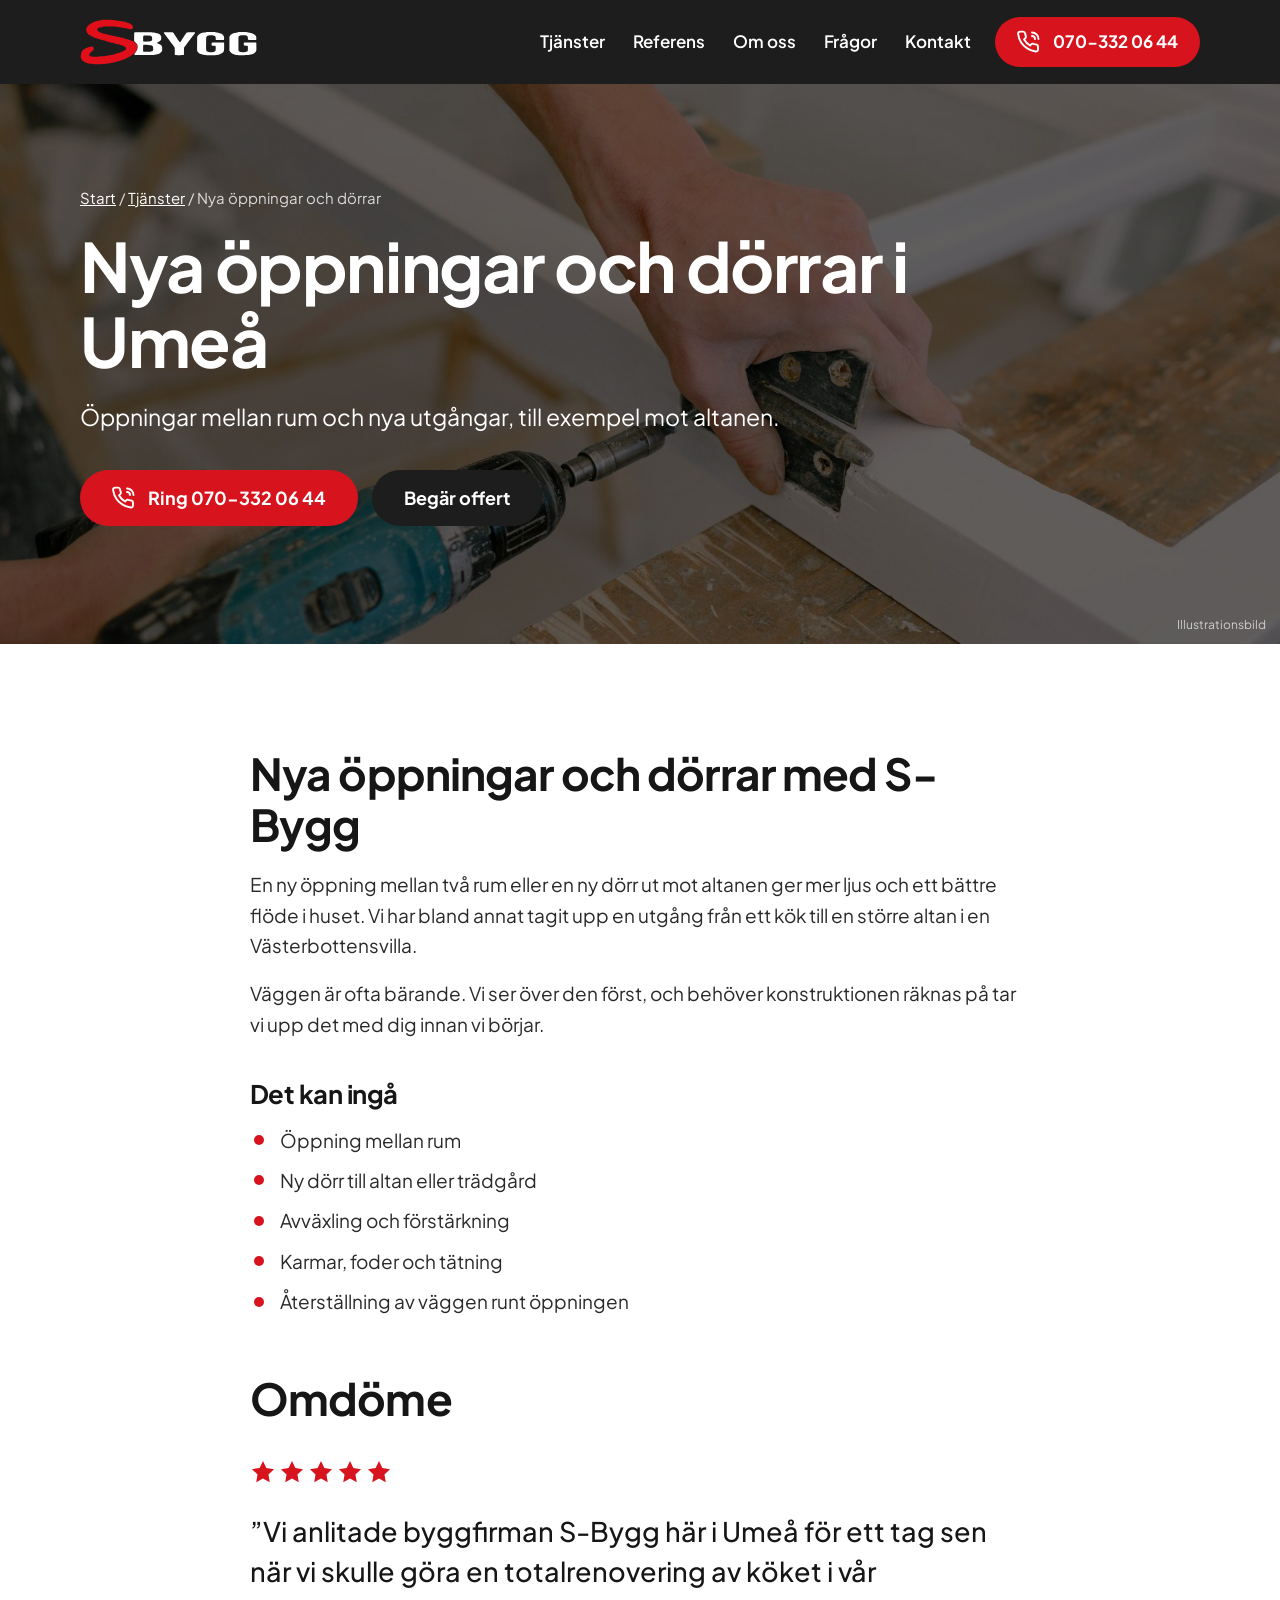
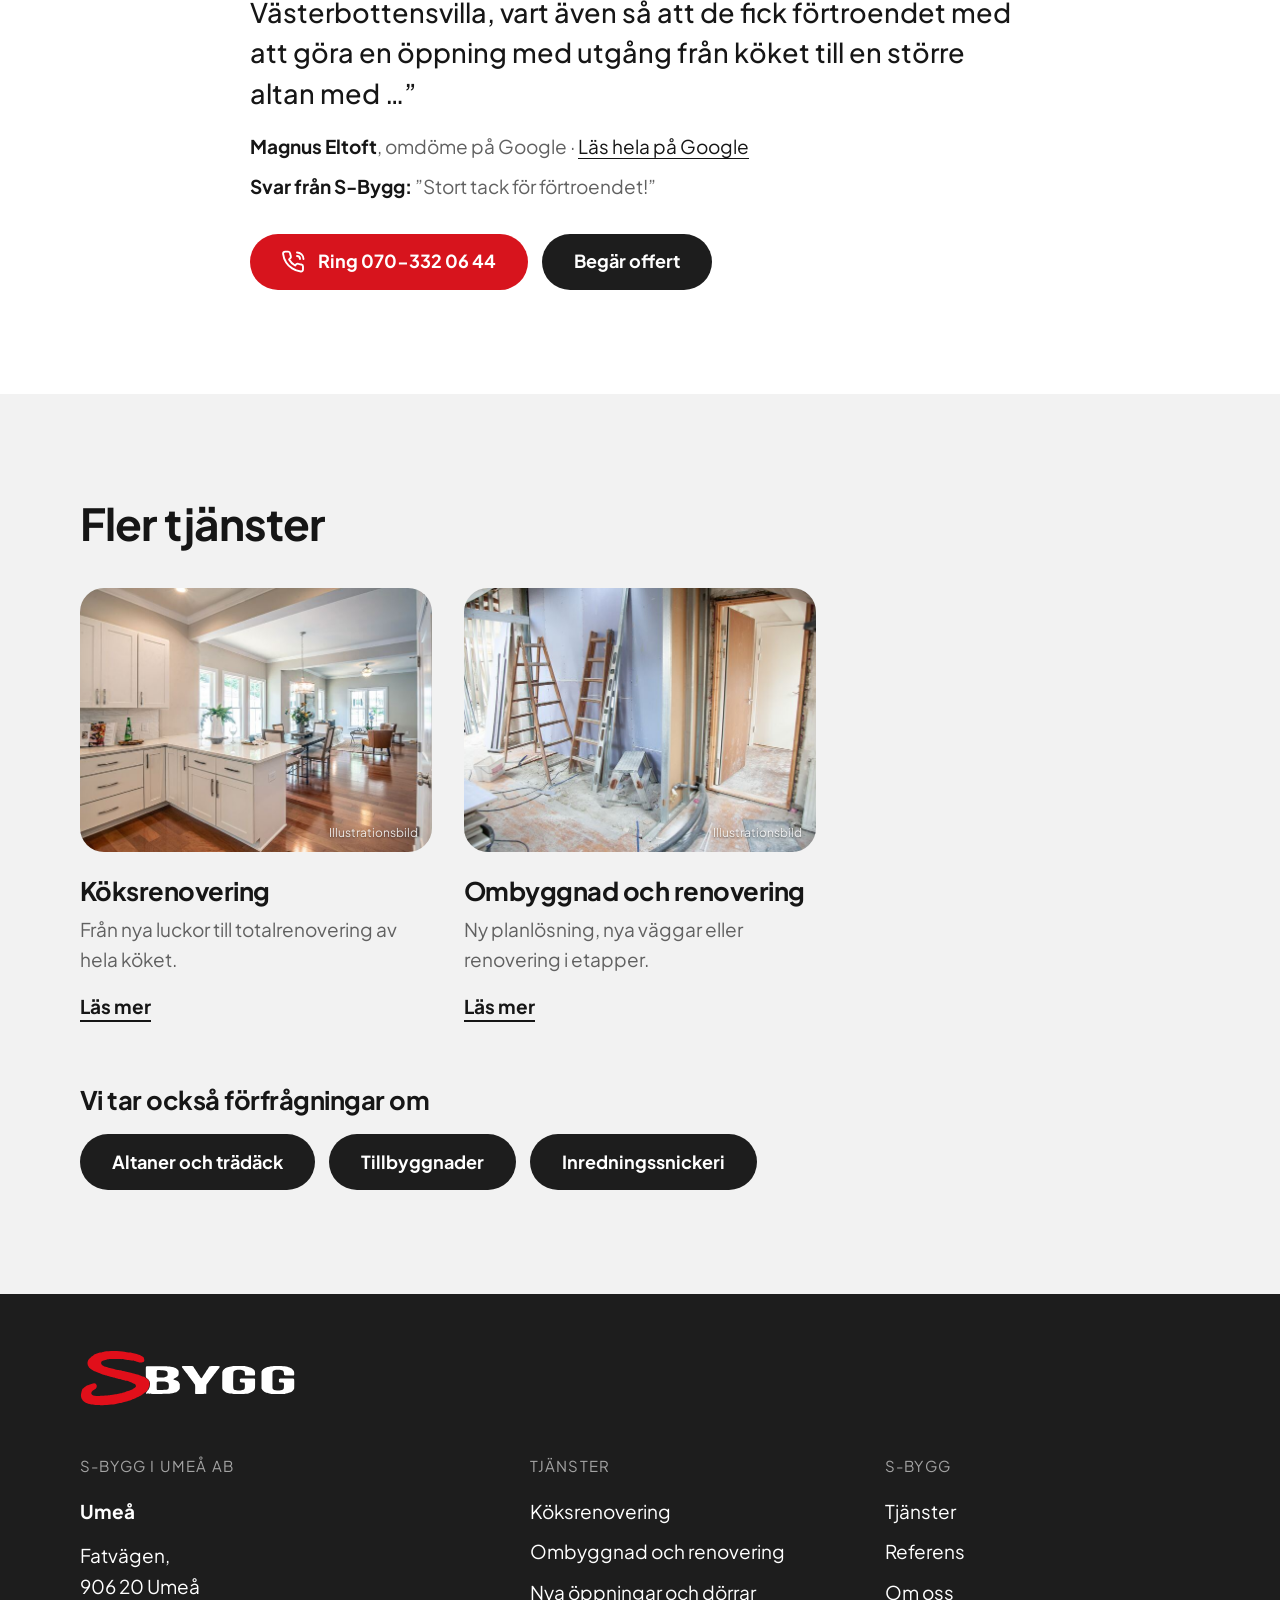
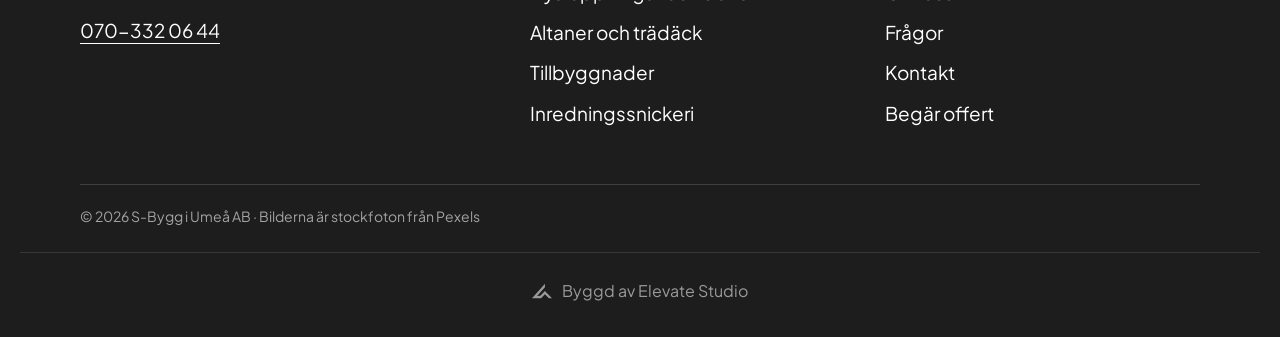
<file: docs/tjanst-oppningar.html>
<!doctype html>
<html lang="sv">
<head>
<meta charset="utf-8">
<meta name="viewport" content="width=device-width,initial-scale=1,viewport-fit=cover">
<title>Nya öppningar och dörrar i Umeå | S-Bygg i Umeå AB</title>
<meta name="description" content="Nya öppningar och dörrar i Umeå. Öppningar mellan rum och nya utgångar, till exempel mot altanen. S-Bygg i Umeå AB, telefon 070-332 06 44.">
<link rel="canonical" href="https://elevatestudio018.github.io/S-Bygg/tjanst-oppningar.html">
<meta property="og:type" content="website">
<meta property="og:locale" content="sv_SE">
<meta property="og:site_name" content="S-Bygg i Umeå AB">
<meta property="og:title" content="Nya öppningar och dörrar i Umeå | S-Bygg i Umeå AB">
<meta property="og:description" content="Nya öppningar och dörrar i Umeå. Öppningar mellan rum och nya utgångar, till exempel mot altanen. S-Bygg i Umeå AB, telefon 070-332 06 44.">
<meta property="og:image" content="https://elevatestudio018.github.io/S-Bygg/img/dorr.jpg">
<meta name="theme-color" content="#1d1d1d">
<link rel="preconnect" href="https://fonts.googleapis.com"><link rel="preconnect" href="https://fonts.gstatic.com" crossorigin>
<link rel="stylesheet" href="https://fonts.googleapis.com/css2?family=Plus+Jakarta+Sans:wght@400;500;600;700;800&display=swap">
<link rel="stylesheet" href="assets/site.css">
<link rel="icon" href="img/favicon.svg" type="image/svg+xml">

</head>
<body>
<a class="skip" href="#main">Hoppa till innehållet</a>
<header class="head">
  <div class="wrap bar">
    <a class="logo" href="index.html" aria-label="S-Bygg i Umeå AB, till startsidan"><img class="logo-img" src="img/s-bygg-logo.svg" alt="S-Bygg" width="480" height="125"></a>
    <nav class="nav" aria-label="Huvudmeny"><a href="index.html#tjanster">Tjänster</a><a href="index.html#referens">Referens</a><a href="index.html#om-oss">Om oss</a><a href="index.html#fragor">Frågor</a><a href="index.html#kontakt">Kontakt</a></nav>
    <a class="pill pill-red head-call" href="tel:+46703320644"><svg class="pi" viewBox="0 0 24 24" fill="none" stroke="currentColor" stroke-width="1.9" stroke-linecap="round" stroke-linejoin="round" aria-hidden="true"><path d="M21 16.5v3a2 2 0 0 1-2.2 2 19.8 19.8 0 0 1-8.6-3.1 19.5 19.5 0 0 1-6-6A19.8 19.8 0 0 1 1.1 3.8 2 2 0 0 1 3.1 1.6h3a2 2 0 0 1 2 1.7c.1 1 .4 1.9.7 2.8a2 2 0 0 1-.5 2.1L7.1 9.5a16 16 0 0 0 6 6l1.3-1.3a2 2 0 0 1 2.1-.4c.9.3 1.8.6 2.8.7a2 2 0 0 1 1.7 2z"/><path d="M15 2.5a6.5 6.5 0 0 1 6.5 6.5M15 6a3 3 0 0 1 3 3"/></svg><span>070-332 06 44</span></a>
    <a class="round round-red head-round" href="tel:+46703320644" aria-label="Ring 070-332 06 44"><svg class="pi" viewBox="0 0 24 24" fill="none" stroke="currentColor" stroke-width="1.9" stroke-linecap="round" stroke-linejoin="round" aria-hidden="true"><path d="M21 16.5v3a2 2 0 0 1-2.2 2 19.8 19.8 0 0 1-8.6-3.1 19.5 19.5 0 0 1-6-6A19.8 19.8 0 0 1 1.1 3.8 2 2 0 0 1 3.1 1.6h3a2 2 0 0 1 2 1.7c.1 1 .4 1.9.7 2.8a2 2 0 0 1-.5 2.1L7.1 9.5a16 16 0 0 0 6 6l1.3-1.3a2 2 0 0 1 2.1-.4c.9.3 1.8.6 2.8.7a2 2 0 0 1 1.7 2z"/><path d="M15 2.5a6.5 6.5 0 0 1 6.5 6.5M15 6a3 3 0 0 1 3 3"/></svg></a>
    <button class="burger" id="menuBtn" type="button" aria-expanded="false" aria-controls="menu" aria-label="Meny"><span></span><span></span></button>
  </div>
  <nav class="menu" id="menu" aria-label="Meny" hidden>
    <div class="wrap">
      <ul class="menu-main"><li><a href="index.html#tjanster">Tjänster</a></li><li><a href="index.html#referens">Referens</a></li><li><a href="index.html#om-oss">Om oss</a></li><li><a href="index.html#fragor">Frågor</a></li><li><a href="index.html#kontakt">Kontakt</a></li></ul>
      <p class="menu-h">Tjänster</p><ul class="menu-svc"><li><a href="tjanst-kok.html">Köksrenovering</a></li><li><a href="tjanst-ombyggnad.html">Ombyggnad och renovering</a></li><li><a href="tjanst-oppningar.html">Nya öppningar och dörrar</a></li><li><a href="tjanst-altan.html">Altaner och trädäck</a></li><li><a href="tjanst-tillbyggnad.html">Tillbyggnader</a></li><li><a href="tjanst-inredning.html">Inredningssnickeri</a></li></ul>
      <a class="pill pill-red " href="tel:+46703320644"><svg class="pi" viewBox="0 0 24 24" fill="none" stroke="currentColor" stroke-width="1.9" stroke-linecap="round" stroke-linejoin="round" aria-hidden="true"><path d="M21 16.5v3a2 2 0 0 1-2.2 2 19.8 19.8 0 0 1-8.6-3.1 19.5 19.5 0 0 1-6-6A19.8 19.8 0 0 1 1.1 3.8 2 2 0 0 1 3.1 1.6h3a2 2 0 0 1 2 1.7c.1 1 .4 1.9.7 2.8a2 2 0 0 1-.5 2.1L7.1 9.5a16 16 0 0 0 6 6l1.3-1.3a2 2 0 0 1 2.1-.4c.9.3 1.8.6 2.8.7a2 2 0 0 1 1.7 2z"/><path d="M15 2.5a6.5 6.5 0 0 1 6.5 6.5M15 6a3 3 0 0 1 3 3"/></svg><span>Ring 070-332 06 44</span></a>
    </div>
  </nav>
</header>
<main id="main">
<section class="hero hero-small" aria-labelledby="ph-h">
  <div class="hero-ph"><img src="img/dorr.jpg" srcset="img/dorr-s.jpg 800w, img/dorr.jpg 1800w" sizes="100vw" alt="Snickare skruvar fast ett gångjärn i en dörrkarm" fetchpriority="high" decoding="async" style="object-position:50% 45%"></div>
  <div class="wrap hero-in">
    <nav class="crumbs" aria-label="Brödsmulor"><a href="index.html">Start</a> / <a href="index.html#tjanster">Tjänster</a> / <span aria-current="page">Nya öppningar och dörrar</span></nav>
    <h1 id="ph-h">Nya öppningar och dörrar i Umeå</h1>
    <p>Öppningar mellan rum och nya utgångar, till exempel mot altanen.</p>
    <div class="btns"><a class="pill pill-red " href="tel:+46703320644"><svg class="pi" viewBox="0 0 24 24" fill="none" stroke="currentColor" stroke-width="1.9" stroke-linecap="round" stroke-linejoin="round" aria-hidden="true"><path d="M21 16.5v3a2 2 0 0 1-2.2 2 19.8 19.8 0 0 1-8.6-3.1 19.5 19.5 0 0 1-6-6A19.8 19.8 0 0 1 1.1 3.8 2 2 0 0 1 3.1 1.6h3a2 2 0 0 1 2 1.7c.1 1 .4 1.9.7 2.8a2 2 0 0 1-.5 2.1L7.1 9.5a16 16 0 0 0 6 6l1.3-1.3a2 2 0 0 1 2.1-.4c.9.3 1.8.6 2.8.7a2 2 0 0 1 1.7 2z"/><path d="M15 2.5a6.5 6.5 0 0 1 6.5 6.5M15 6a3 3 0 0 1 3 3"/></svg><span>Ring 070-332 06 44</span></a><a class="pill pill-dark" href="index.html?typ=Nya+%C3%B6ppningar+och+d%C3%B6rrar#offert">Begär offert</a></div>
  </div>
  <span class="hero-note">Illustrationsbild</span>
</section>
<section class="sec">
  <div class="wrap narrow prose">
    <h2>Nya öppningar och dörrar med S-Bygg</h2>
    <p>En ny öppning mellan två rum eller en ny dörr ut mot altanen ger mer ljus och ett bättre flöde i huset. Vi har bland annat tagit upp en utgång från ett kök till en större altan i en Västerbottensvilla.</p><p>Väggen är ofta bärande. Vi ser över den först, och behöver konstruktionen räknas på tar vi upp det med dig innan vi börjar.</p>
    <h3>Det kan ingå</h3>
    <ul class="list"><li>Öppning mellan rum</li><li>Ny dörr till altan eller trädgård</li><li>Avväxling och förstärkning</li><li>Karmar, foder och tätning</li><li>Återställning av väggen runt öppningen</li></ul>
    <h2>Omdöme</h2><figure class="review"><span class="stars" role="img" aria-label="5 av 5 stjärnor"><svg viewBox="0 0 20 20" aria-hidden="true"><path d="m10 1.6 2.6 5.4 5.9.8-4.3 4.1 1 5.9L10 15l-5.2 2.8 1-5.9L1.5 7.8l5.9-.8z"/></svg><svg viewBox="0 0 20 20" aria-hidden="true"><path d="m10 1.6 2.6 5.4 5.9.8-4.3 4.1 1 5.9L10 15l-5.2 2.8 1-5.9L1.5 7.8l5.9-.8z"/></svg><svg viewBox="0 0 20 20" aria-hidden="true"><path d="m10 1.6 2.6 5.4 5.9.8-4.3 4.1 1 5.9L10 15l-5.2 2.8 1-5.9L1.5 7.8l5.9-.8z"/></svg><svg viewBox="0 0 20 20" aria-hidden="true"><path d="m10 1.6 2.6 5.4 5.9.8-4.3 4.1 1 5.9L10 15l-5.2 2.8 1-5.9L1.5 7.8l5.9-.8z"/></svg><svg viewBox="0 0 20 20" aria-hidden="true"><path d="m10 1.6 2.6 5.4 5.9.8-4.3 4.1 1 5.9L10 15l-5.2 2.8 1-5.9L1.5 7.8l5.9-.8z"/></svg></span><blockquote><p>”Vi anlitade byggfirman S-Bygg här i Umeå för ett tag sen när vi skulle göra en totalrenovering av köket i vår Västerbottensvilla, vart även så att de fick förtroendet med att göra en öppning med utgång från köket till en större altan med …”</p></blockquote><figcaption><b>Magnus Eltoft</b>, omdöme på Google · <a href="https://www.google.com/maps/search/?api=1&query=S-Bygg+i+Ume%C3%A5+AB%2C+Fatv%C3%A4gen%2C+906+20+Ume%C3%A5" target="_blank" rel="noopener">Läs hela på Google</a></figcaption><p class="reply"><b>Svar från S-Bygg:</b> ”Stort tack för förtroendet!”</p></figure>
    <div class="btns"><a class="pill pill-red " href="tel:+46703320644"><svg class="pi" viewBox="0 0 24 24" fill="none" stroke="currentColor" stroke-width="1.9" stroke-linecap="round" stroke-linejoin="round" aria-hidden="true"><path d="M21 16.5v3a2 2 0 0 1-2.2 2 19.8 19.8 0 0 1-8.6-3.1 19.5 19.5 0 0 1-6-6A19.8 19.8 0 0 1 1.1 3.8 2 2 0 0 1 3.1 1.6h3a2 2 0 0 1 2 1.7c.1 1 .4 1.9.7 2.8a2 2 0 0 1-.5 2.1L7.1 9.5a16 16 0 0 0 6 6l1.3-1.3a2 2 0 0 1 2.1-.4c.9.3 1.8.6 2.8.7a2 2 0 0 1 1.7 2z"/><path d="M15 2.5a6.5 6.5 0 0 1 6.5 6.5M15 6a3 3 0 0 1 3 3"/></svg><span>Ring 070-332 06 44</span></a><a class="pill pill-dark" href="index.html?typ=Nya+%C3%B6ppningar+och+d%C3%B6rrar#offert">Begär offert</a></div>
  </div>
</section>
<section class="sec tint">
  <div class="wrap">
    <h2>Fler tjänster</h2>
    <ul class="cards"><li class="card"><a href="tjanst-kok.html"><figure class="ph"><img src="img/kok.jpg" srcset="img/kok-s.jpg 800w, img/kok.jpg 1800w" sizes="(min-width: 960px) 33vw, 100vw" alt="Ljust kök med vita luckor och trägolv" loading="lazy" decoding="async" style="object-position:50% 55%"><figcaption>Illustrationsbild</figcaption></figure><h3>Köksrenovering</h3><p>Från nya luckor till totalrenovering av hela köket.</p><span class="more">Läs mer</span></a></li><li class="card"><a href="tjanst-ombyggnad.html"><figure class="ph"><img src="img/ombyggnad.jpg" srcset="img/ombyggnad-s.jpg 800w, img/ombyggnad.jpg 1800w" sizes="(min-width: 960px) 33vw, 100vw" alt="Rum under renovering med stegar och verktyg" loading="lazy" decoding="async" style="object-position:50% 50%"><figcaption>Illustrationsbild</figcaption></figure><h3>Ombyggnad och renovering</h3><p>Ny planlösning, nya väggar eller renovering i etapper.</p><span class="more">Läs mer</span></a></li></ul>
    <h3 class="also-h">Vi tar också förfrågningar om</h3>
    <div class="btns"><a class="pill pill-dark" href="tjanst-altan.html">Altaner och trädäck</a><a class="pill pill-dark" href="tjanst-tillbyggnad.html">Tillbyggnader</a><a class="pill pill-dark" href="tjanst-inredning.html">Inredningssnickeri</a></div>
  </div>
</section>
</main>
<footer class="foot">
  <div class="wrap">
    <a class="logo" href="index.html" aria-label="S-Bygg i Umeå AB, till startsidan"><img class="logo-img" src="img/s-bygg-logo.svg" alt="S-Bygg" width="480" height="125"></a>
    <div class="foot-grid">
      <div>
        <p class="foot-h">S-Bygg i Umeå AB</p>
        <p><b>Umeå</b></p>
        <p>Fatvägen,<br>906 20 Umeå</p>
        <p><a href="tel:+46703320644">070-332 06 44</a></p>
      </div>
      <div><p class="foot-h">Tjänster</p><ul><li><a href="tjanst-kok.html">Köksrenovering</a></li><li><a href="tjanst-ombyggnad.html">Ombyggnad och renovering</a></li><li><a href="tjanst-oppningar.html">Nya öppningar och dörrar</a></li><li><a href="tjanst-altan.html">Altaner och trädäck</a></li><li><a href="tjanst-tillbyggnad.html">Tillbyggnader</a></li><li><a href="tjanst-inredning.html">Inredningssnickeri</a></li></ul></div>
      <div><p class="foot-h">S-Bygg</p><ul><li><a href="index.html#tjanster">Tjänster</a></li><li><a href="index.html#referens">Referens</a></li><li><a href="index.html#om-oss">Om oss</a></li><li><a href="index.html#fragor">Frågor</a></li><li><a href="index.html#kontakt">Kontakt</a></li><li><a href="index.html#offert">Begär offert</a></li></ul></div>
    </div>
    <div class="foot-end">
      <span>© <span data-year>2026</span> S-Bygg i Umeå AB · Bilderna är stockfoton från Pexels</span>
    </div>
  </div>
<!-- elevate-credit -->
<style>.elevate-credit{max-width:1240px;margin:24px auto 0;padding:20px 16px 0;border-top:1px solid rgba(128,128,128,.25);display:flex;justify-content:center;box-sizing:border-box}.elevate-credit a{display:inline-flex;align-items:center;gap:10px;padding:8px 0;font:inherit;font-size:15px;line-height:1;color:inherit;opacity:.55;text-decoration:none;transition:opacity .2s}.elevate-credit a:hover,.elevate-credit a:focus-visible{opacity:1}.elevate-credit svg{width:20px;height:20px;flex:none;display:block}@media(min-width:1024px){.elevate-credit a{font-size:16px}}</style>
<div class="elevate-credit"><a href="https://elevatestudio.nu" target="_blank" rel="noopener"><svg viewBox="0 0 1884.3 1353.9" aria-hidden="true"><path d="M0.0 1353.9 L1218.7 0.0 L1218.7 329.1 L479.7 1136.4 L786.7 1132.4 L1215.5 687.4 L1884.3 1349.9 L1590.1 1349.9 L1218.6 994.7 L865.4 1349.9Z" fill="currentColor"/></svg>Byggd av Elevate Studio</a></div>
</footer>
<script src="assets/site.js" defer></script>
</body>
</html>
</file>
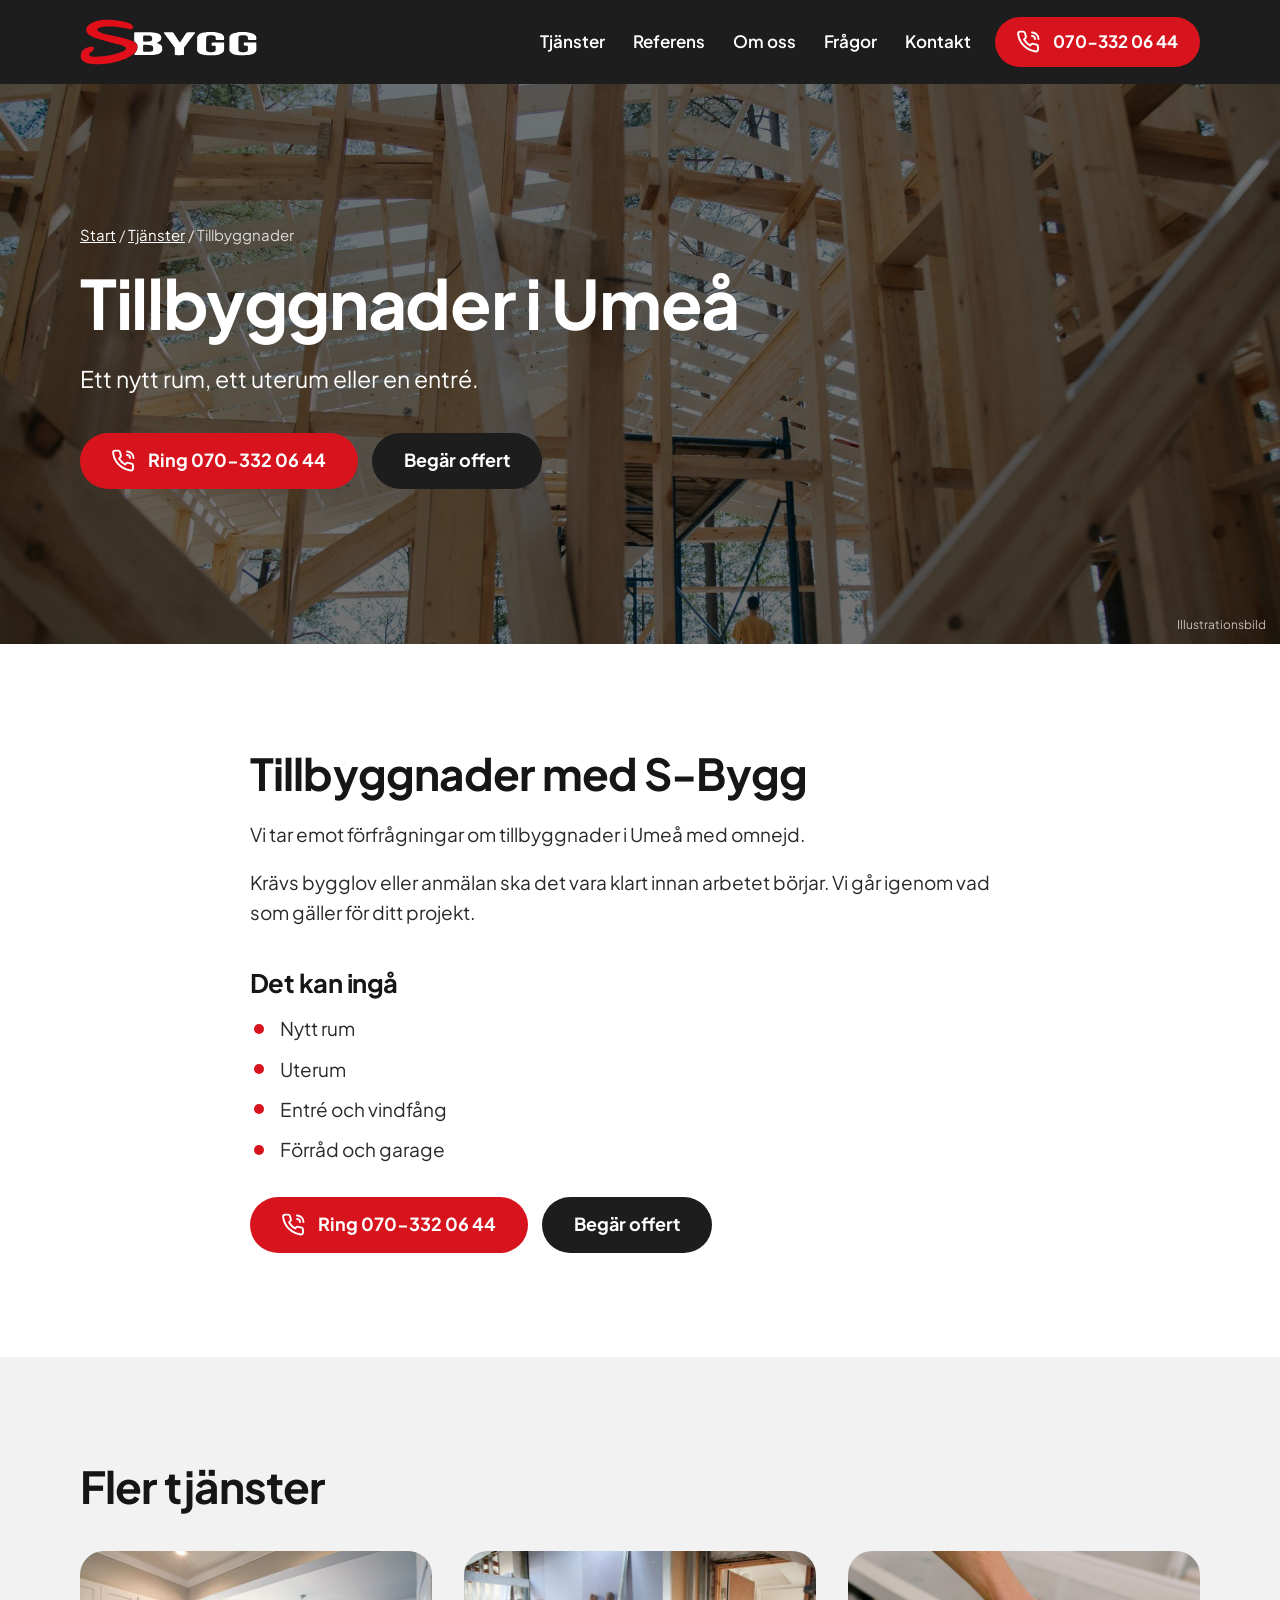
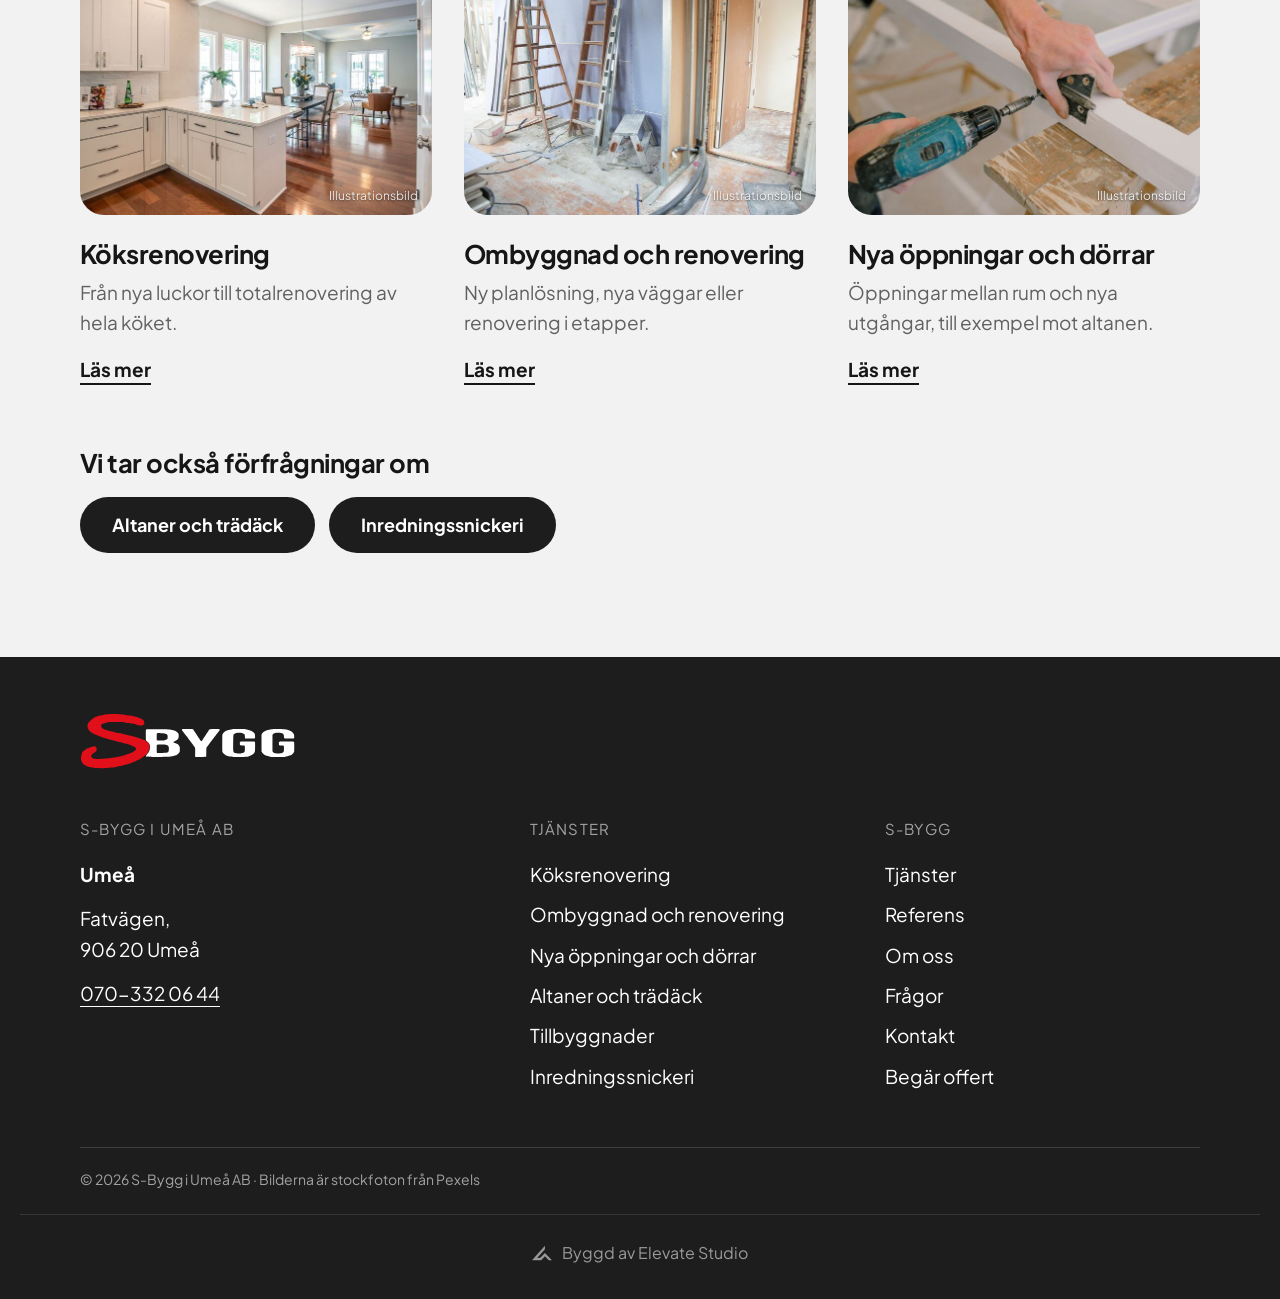
<file: docs/tjanst-tillbyggnad.html>
<!doctype html>
<html lang="sv">
<head>
<meta charset="utf-8">
<meta name="viewport" content="width=device-width,initial-scale=1,viewport-fit=cover">
<title>Tillbyggnader i Umeå | S-Bygg i Umeå AB</title>
<meta name="description" content="Tillbyggnader i Umeå. Ett nytt rum, ett uterum eller en entré. S-Bygg i Umeå AB, telefon 070-332 06 44.">
<link rel="canonical" href="https://elevatestudio018.github.io/S-Bygg/tjanst-tillbyggnad.html">
<meta property="og:type" content="website">
<meta property="og:locale" content="sv_SE">
<meta property="og:site_name" content="S-Bygg i Umeå AB">
<meta property="og:title" content="Tillbyggnader i Umeå | S-Bygg i Umeå AB">
<meta property="og:description" content="Tillbyggnader i Umeå. Ett nytt rum, ett uterum eller en entré. S-Bygg i Umeå AB, telefon 070-332 06 44.">
<meta property="og:image" content="https://elevatestudio018.github.io/S-Bygg/img/tillbyggnad.jpg">
<meta name="theme-color" content="#1d1d1d">
<link rel="preconnect" href="https://fonts.googleapis.com"><link rel="preconnect" href="https://fonts.gstatic.com" crossorigin>
<link rel="stylesheet" href="https://fonts.googleapis.com/css2?family=Plus+Jakarta+Sans:wght@400;500;600;700;800&display=swap">
<link rel="stylesheet" href="assets/site.css">
<link rel="icon" href="img/favicon.svg" type="image/svg+xml">

</head>
<body>
<a class="skip" href="#main">Hoppa till innehållet</a>
<header class="head">
  <div class="wrap bar">
    <a class="logo" href="index.html" aria-label="S-Bygg i Umeå AB, till startsidan"><img class="logo-img" src="img/s-bygg-logo.svg" alt="S-Bygg" width="480" height="125"></a>
    <nav class="nav" aria-label="Huvudmeny"><a href="index.html#tjanster">Tjänster</a><a href="index.html#referens">Referens</a><a href="index.html#om-oss">Om oss</a><a href="index.html#fragor">Frågor</a><a href="index.html#kontakt">Kontakt</a></nav>
    <a class="pill pill-red head-call" href="tel:+46703320644"><svg class="pi" viewBox="0 0 24 24" fill="none" stroke="currentColor" stroke-width="1.9" stroke-linecap="round" stroke-linejoin="round" aria-hidden="true"><path d="M21 16.5v3a2 2 0 0 1-2.2 2 19.8 19.8 0 0 1-8.6-3.1 19.5 19.5 0 0 1-6-6A19.8 19.8 0 0 1 1.1 3.8 2 2 0 0 1 3.1 1.6h3a2 2 0 0 1 2 1.7c.1 1 .4 1.9.7 2.8a2 2 0 0 1-.5 2.1L7.1 9.5a16 16 0 0 0 6 6l1.3-1.3a2 2 0 0 1 2.1-.4c.9.3 1.8.6 2.8.7a2 2 0 0 1 1.7 2z"/><path d="M15 2.5a6.5 6.5 0 0 1 6.5 6.5M15 6a3 3 0 0 1 3 3"/></svg><span>070-332 06 44</span></a>
    <a class="round round-red head-round" href="tel:+46703320644" aria-label="Ring 070-332 06 44"><svg class="pi" viewBox="0 0 24 24" fill="none" stroke="currentColor" stroke-width="1.9" stroke-linecap="round" stroke-linejoin="round" aria-hidden="true"><path d="M21 16.5v3a2 2 0 0 1-2.2 2 19.8 19.8 0 0 1-8.6-3.1 19.5 19.5 0 0 1-6-6A19.8 19.8 0 0 1 1.1 3.8 2 2 0 0 1 3.1 1.6h3a2 2 0 0 1 2 1.7c.1 1 .4 1.9.7 2.8a2 2 0 0 1-.5 2.1L7.1 9.5a16 16 0 0 0 6 6l1.3-1.3a2 2 0 0 1 2.1-.4c.9.3 1.8.6 2.8.7a2 2 0 0 1 1.7 2z"/><path d="M15 2.5a6.5 6.5 0 0 1 6.5 6.5M15 6a3 3 0 0 1 3 3"/></svg></a>
    <button class="burger" id="menuBtn" type="button" aria-expanded="false" aria-controls="menu" aria-label="Meny"><span></span><span></span></button>
  </div>
  <nav class="menu" id="menu" aria-label="Meny" hidden>
    <div class="wrap">
      <ul class="menu-main"><li><a href="index.html#tjanster">Tjänster</a></li><li><a href="index.html#referens">Referens</a></li><li><a href="index.html#om-oss">Om oss</a></li><li><a href="index.html#fragor">Frågor</a></li><li><a href="index.html#kontakt">Kontakt</a></li></ul>
      <p class="menu-h">Tjänster</p><ul class="menu-svc"><li><a href="tjanst-kok.html">Köksrenovering</a></li><li><a href="tjanst-ombyggnad.html">Ombyggnad och renovering</a></li><li><a href="tjanst-oppningar.html">Nya öppningar och dörrar</a></li><li><a href="tjanst-altan.html">Altaner och trädäck</a></li><li><a href="tjanst-tillbyggnad.html">Tillbyggnader</a></li><li><a href="tjanst-inredning.html">Inredningssnickeri</a></li></ul>
      <a class="pill pill-red " href="tel:+46703320644"><svg class="pi" viewBox="0 0 24 24" fill="none" stroke="currentColor" stroke-width="1.9" stroke-linecap="round" stroke-linejoin="round" aria-hidden="true"><path d="M21 16.5v3a2 2 0 0 1-2.2 2 19.8 19.8 0 0 1-8.6-3.1 19.5 19.5 0 0 1-6-6A19.8 19.8 0 0 1 1.1 3.8 2 2 0 0 1 3.1 1.6h3a2 2 0 0 1 2 1.7c.1 1 .4 1.9.7 2.8a2 2 0 0 1-.5 2.1L7.1 9.5a16 16 0 0 0 6 6l1.3-1.3a2 2 0 0 1 2.1-.4c.9.3 1.8.6 2.8.7a2 2 0 0 1 1.7 2z"/><path d="M15 2.5a6.5 6.5 0 0 1 6.5 6.5M15 6a3 3 0 0 1 3 3"/></svg><span>Ring 070-332 06 44</span></a>
    </div>
  </nav>
</header>
<main id="main">
<section class="hero hero-small" aria-labelledby="ph-h">
  <div class="hero-ph"><img src="img/tillbyggnad.jpg" srcset="img/tillbyggnad-s.jpg 800w, img/tillbyggnad.jpg 1800w" sizes="100vw" alt="Regelstomme av trä under uppförande" fetchpriority="high" decoding="async" style="object-position:50% 50%"></div>
  <div class="wrap hero-in">
    <nav class="crumbs" aria-label="Brödsmulor"><a href="index.html">Start</a> / <a href="index.html#tjanster">Tjänster</a> / <span aria-current="page">Tillbyggnader</span></nav>
    <h1 id="ph-h">Tillbyggnader i Umeå</h1>
    <p>Ett nytt rum, ett uterum eller en entré.</p>
    <div class="btns"><a class="pill pill-red " href="tel:+46703320644"><svg class="pi" viewBox="0 0 24 24" fill="none" stroke="currentColor" stroke-width="1.9" stroke-linecap="round" stroke-linejoin="round" aria-hidden="true"><path d="M21 16.5v3a2 2 0 0 1-2.2 2 19.8 19.8 0 0 1-8.6-3.1 19.5 19.5 0 0 1-6-6A19.8 19.8 0 0 1 1.1 3.8 2 2 0 0 1 3.1 1.6h3a2 2 0 0 1 2 1.7c.1 1 .4 1.9.7 2.8a2 2 0 0 1-.5 2.1L7.1 9.5a16 16 0 0 0 6 6l1.3-1.3a2 2 0 0 1 2.1-.4c.9.3 1.8.6 2.8.7a2 2 0 0 1 1.7 2z"/><path d="M15 2.5a6.5 6.5 0 0 1 6.5 6.5M15 6a3 3 0 0 1 3 3"/></svg><span>Ring 070-332 06 44</span></a><a class="pill pill-dark" href="index.html?typ=Tillbyggnader#offert">Begär offert</a></div>
  </div>
  <span class="hero-note">Illustrationsbild</span>
</section>
<section class="sec">
  <div class="wrap narrow prose">
    <h2>Tillbyggnader med S-Bygg</h2>
    <p>Vi tar emot förfrågningar om tillbyggnader i Umeå med omnejd.</p><p>Krävs bygglov eller anmälan ska det vara klart innan arbetet börjar. Vi går igenom vad som gäller för ditt projekt.</p>
    <h3>Det kan ingå</h3>
    <ul class="list"><li>Nytt rum</li><li>Uterum</li><li>Entré och vindfång</li><li>Förråd och garage</li></ul>
    
    <div class="btns"><a class="pill pill-red " href="tel:+46703320644"><svg class="pi" viewBox="0 0 24 24" fill="none" stroke="currentColor" stroke-width="1.9" stroke-linecap="round" stroke-linejoin="round" aria-hidden="true"><path d="M21 16.5v3a2 2 0 0 1-2.2 2 19.8 19.8 0 0 1-8.6-3.1 19.5 19.5 0 0 1-6-6A19.8 19.8 0 0 1 1.1 3.8 2 2 0 0 1 3.1 1.6h3a2 2 0 0 1 2 1.7c.1 1 .4 1.9.7 2.8a2 2 0 0 1-.5 2.1L7.1 9.5a16 16 0 0 0 6 6l1.3-1.3a2 2 0 0 1 2.1-.4c.9.3 1.8.6 2.8.7a2 2 0 0 1 1.7 2z"/><path d="M15 2.5a6.5 6.5 0 0 1 6.5 6.5M15 6a3 3 0 0 1 3 3"/></svg><span>Ring 070-332 06 44</span></a><a class="pill pill-dark" href="index.html?typ=Tillbyggnader#offert">Begär offert</a></div>
  </div>
</section>
<section class="sec tint">
  <div class="wrap">
    <h2>Fler tjänster</h2>
    <ul class="cards"><li class="card"><a href="tjanst-kok.html"><figure class="ph"><img src="img/kok.jpg" srcset="img/kok-s.jpg 800w, img/kok.jpg 1800w" sizes="(min-width: 960px) 33vw, 100vw" alt="Ljust kök med vita luckor och trägolv" loading="lazy" decoding="async" style="object-position:50% 55%"><figcaption>Illustrationsbild</figcaption></figure><h3>Köksrenovering</h3><p>Från nya luckor till totalrenovering av hela köket.</p><span class="more">Läs mer</span></a></li><li class="card"><a href="tjanst-ombyggnad.html"><figure class="ph"><img src="img/ombyggnad.jpg" srcset="img/ombyggnad-s.jpg 800w, img/ombyggnad.jpg 1800w" sizes="(min-width: 960px) 33vw, 100vw" alt="Rum under renovering med stegar och verktyg" loading="lazy" decoding="async" style="object-position:50% 50%"><figcaption>Illustrationsbild</figcaption></figure><h3>Ombyggnad och renovering</h3><p>Ny planlösning, nya väggar eller renovering i etapper.</p><span class="more">Läs mer</span></a></li><li class="card"><a href="tjanst-oppningar.html"><figure class="ph"><img src="img/dorr.jpg" srcset="img/dorr-s.jpg 800w, img/dorr.jpg 1800w" sizes="(min-width: 960px) 33vw, 100vw" alt="Snickare skruvar fast ett gångjärn i en dörrkarm" loading="lazy" decoding="async" style="object-position:50% 45%"><figcaption>Illustrationsbild</figcaption></figure><h3>Nya öppningar och dörrar</h3><p>Öppningar mellan rum och nya utgångar, till exempel mot altanen.</p><span class="more">Läs mer</span></a></li></ul>
    <h3 class="also-h">Vi tar också förfrågningar om</h3>
    <div class="btns"><a class="pill pill-dark" href="tjanst-altan.html">Altaner och trädäck</a><a class="pill pill-dark" href="tjanst-inredning.html">Inredningssnickeri</a></div>
  </div>
</section>
</main>
<footer class="foot">
  <div class="wrap">
    <a class="logo" href="index.html" aria-label="S-Bygg i Umeå AB, till startsidan"><img class="logo-img" src="img/s-bygg-logo.svg" alt="S-Bygg" width="480" height="125"></a>
    <div class="foot-grid">
      <div>
        <p class="foot-h">S-Bygg i Umeå AB</p>
        <p><b>Umeå</b></p>
        <p>Fatvägen,<br>906 20 Umeå</p>
        <p><a href="tel:+46703320644">070-332 06 44</a></p>
      </div>
      <div><p class="foot-h">Tjänster</p><ul><li><a href="tjanst-kok.html">Köksrenovering</a></li><li><a href="tjanst-ombyggnad.html">Ombyggnad och renovering</a></li><li><a href="tjanst-oppningar.html">Nya öppningar och dörrar</a></li><li><a href="tjanst-altan.html">Altaner och trädäck</a></li><li><a href="tjanst-tillbyggnad.html">Tillbyggnader</a></li><li><a href="tjanst-inredning.html">Inredningssnickeri</a></li></ul></div>
      <div><p class="foot-h">S-Bygg</p><ul><li><a href="index.html#tjanster">Tjänster</a></li><li><a href="index.html#referens">Referens</a></li><li><a href="index.html#om-oss">Om oss</a></li><li><a href="index.html#fragor">Frågor</a></li><li><a href="index.html#kontakt">Kontakt</a></li><li><a href="index.html#offert">Begär offert</a></li></ul></div>
    </div>
    <div class="foot-end">
      <span>© <span data-year>2026</span> S-Bygg i Umeå AB · Bilderna är stockfoton från Pexels</span>
    </div>
  </div>
<!-- elevate-credit -->
<style>.elevate-credit{max-width:1240px;margin:24px auto 0;padding:20px 16px 0;border-top:1px solid rgba(128,128,128,.25);display:flex;justify-content:center;box-sizing:border-box}.elevate-credit a{display:inline-flex;align-items:center;gap:10px;padding:8px 0;font:inherit;font-size:15px;line-height:1;color:inherit;opacity:.55;text-decoration:none;transition:opacity .2s}.elevate-credit a:hover,.elevate-credit a:focus-visible{opacity:1}.elevate-credit svg{width:20px;height:20px;flex:none;display:block}@media(min-width:1024px){.elevate-credit a{font-size:16px}}</style>
<div class="elevate-credit"><a href="https://elevatestudio.nu" target="_blank" rel="noopener"><svg viewBox="0 0 1884.3 1353.9" aria-hidden="true"><path d="M0.0 1353.9 L1218.7 0.0 L1218.7 329.1 L479.7 1136.4 L786.7 1132.4 L1215.5 687.4 L1884.3 1349.9 L1590.1 1349.9 L1218.6 994.7 L865.4 1349.9Z" fill="currentColor"/></svg>Byggd av Elevate Studio</a></div>
</footer>
<script src="assets/site.js" defer></script>
</body>
</html>
</file>
<file: docs/assets/site.css>
/* S-Bygg i Umeå AB. The logo's colours carry the whole site: charcoal (header, footer, secondary buttons), the logo's
   red (every "Ring" button) and white. Plus Jakarta Sans, large readable text, rounded photos,
   pill buttons, plain stacked sections that alternate white and a pale grey. */

:root {
  --dark: #1d1d1d;
  --dark-2: #111111;
  --ink: #161616;
  --text: #2a2a2a;
  --muted: #616161;
  --red: #d7141d;
  --red-2: #b40f17;
  --tint: #f2f2f2;
  --line: #cfcfcf;
  --white: #ffffff;
  --error: #c0262d;
  --wrap: 1200px;
  --head-h: 84px;
  --font: "Plus Jakarta Sans", "Helvetica Neue", Arial, sans-serif;
}

*, *::before, *::after { box-sizing: border-box; }
html { scroll-behavior: smooth; scroll-padding-top: calc(var(--head-h) + 8px); -webkit-text-size-adjust: 100%; }
body { margin: 0; background: var(--white); color: var(--text); font: 400 18px/1.6 var(--font); -webkit-font-smoothing: antialiased; overflow-wrap: break-word; }
@media (min-width: 960px) { body { font-size: 19px; } }
[hidden] { display: none !important; }
img { display: block; max-width: 100%; }
a { color: inherit; }
h1, h2, h3 { margin: 0; color: var(--ink); font-weight: 700; letter-spacing: -0.02em; line-height: 1.15; }
h2 { font-size: clamp(30px, 3.6vw, 44px); }
h3 { font-size: clamp(22px, 2vw, 26px); }
p, figure, dl, dd { margin: 0; }
ul, ol { margin: 0; padding: 0; list-style: none; }
button { font: inherit; color: inherit; }
:focus-visible { outline: 3px solid var(--red); outline-offset: 3px; }
.skip { position: absolute; left: 12px; top: -60px; z-index: 100; padding: 10px 16px; background: var(--dark); color: #fff; }
.skip:focus { top: 12px; }
.wrap { width: 100%; max-width: var(--wrap); margin-inline: auto; padding-inline: 24px; }
@media (min-width: 700px) { .wrap { padding-inline: 40px; } }
.narrow { max-width: 860px; }
.center { text-align: center; }

/* Pill buttons and round call buttons */
.pill { display: inline-flex; align-items: center; justify-content: center; gap: 12px; min-height: 56px; padding: 14px 32px; border: 0; border-radius: 999px; font: 700 18px/1.15 var(--font); text-decoration: none; cursor: pointer; transition: background-color .15s, transform .1s; }
.pill:active { transform: scale(.98); }
.pill .pi { width: 24px; height: 24px; flex: none; }
.pill-red { background: var(--red); color: #fff; }
.pill-red:hover { background: var(--red-2); }
.pill-dark { background: var(--dark); color: #fff; }
.pill-dark:hover { background: var(--dark-2); }
.round { display: grid; place-items: center; width: 56px; height: 56px; border-radius: 50%; }
.round .pi { width: 26px; height: 26px; }
.round-red { background: var(--red); color: #fff; }
.btns { display: flex; flex-wrap: wrap; gap: 14px; margin-top: 32px; }
.center .btns { justify-content: center; }
.link { background: none; border: 0; padding: 0; font-weight: 600; text-decoration: underline; text-underline-offset: 4px; cursor: pointer; }

/* Logo */
.logo { display: inline-block; }
.logo-img { display: block; height: 40px; width: auto; }
@media (min-width: 700px) { .logo-img { height: 46px; } }
.foot .logo-img { height: 56px; }

/* Header: solid charcoal */
.head { position: sticky; top: 0; z-index: 40; background: var(--dark); color: #fff; }
.bar { display: flex; align-items: center; gap: 16px; height: var(--head-h); }
.nav { display: none; margin-left: auto; gap: 28px; }
.nav a { font-weight: 600; font-size: 17px; text-decoration: none; }
.nav a:hover { text-decoration: underline; text-underline-offset: 6px; }
.head-call { display: none; min-height: 50px; padding: 10px 22px; font-size: 17px; }
.head-round { margin-left: auto; }
.burger { display: grid; align-content: center; gap: 9px; width: 56px; height: 56px; padding: 0 10px; border: 0; background: none; cursor: pointer; }
.burger span { display: block; height: 2px; background: #fff; transition: transform .2s; }
.burger[aria-expanded="true"] span:first-child { transform: translateY(5.5px) rotate(45deg); }
.burger[aria-expanded="true"] span:last-child { transform: translateY(-5.5px) rotate(-45deg); }
.menu { background: var(--dark); border-top: 1px solid rgb(255 255 255 / .15); max-height: calc(100svh - var(--head-h)); overflow-y: auto; }
.menu .wrap { padding-top: 12px; padding-bottom: 32px; }
.menu-main a { display: block; padding: 12px 0; font-size: 26px; font-weight: 700; text-decoration: none; }
.menu-h { margin-top: 20px; font-size: 14px; letter-spacing: .1em; text-transform: uppercase; color: #a3a3a3; }
.menu-svc a { display: block; padding: 7px 0; text-decoration: none; }
.menu .pill { margin-top: 24px; }
@media (min-width: 1100px) {
  .nav { display: flex; }
  .head-call { display: inline-flex; margin-left: 8px; }
  .head-round, .burger, .menu { display: none !important; }
}

/* Hero: the photo across the page, darkened enough to read white text on it */
.hero { position: relative; isolation: isolate; display: flex; align-items: center; min-height: min(86svh, 760px); color: #fff; background: var(--dark-2); }
.hero-ph { position: absolute; inset: 0; z-index: -1; overflow: hidden; }
.hero-ph img { width: 100%; height: 100%; object-fit: cover; }
.hero-ph::after { content: ""; position: absolute; inset: 0; background: rgb(0 0 0 / .55); }
.hero-in { padding-top: 64px; padding-bottom: 80px; }
.hero h1 { color: #fff; max-width: 15em; font-size: clamp(38px, 5.4vw, 68px); font-weight: 700; line-height: 1.1; }
.hero p { margin-top: 22px; max-width: 34em; font-size: clamp(19px, 1.8vw, 23px); line-height: 1.5; }
.hero .btns { margin-top: 36px; }
.hero-small { min-height: min(64svh, 560px); }
.hero-note { position: absolute; right: 14px; bottom: 10px; font-size: 12px; color: rgb(255 255 255 / .7); }
.crumbs { margin-bottom: 18px; font-size: 15px; color: rgb(255 255 255 / .8); }
.crumbs a { color: #fff; }

/* Sections */
.sec { padding: 72px 0; }
.tint { background: var(--tint); }
@media (min-width: 960px) { .sec { padding: 104px 0; } }
.sec h2 + .lead, .sec h2 + p { margin-top: 20px; }
.lead { font-size: clamp(19px, 1.7vw, 21px); line-height: 1.6; }

/* Rounded photos */
.ph { position: relative; }
.ph img { width: 100%; aspect-ratio: 4 / 3; object-fit: cover; border-radius: 24px; background: var(--tint); }
.ph figcaption { position: absolute; right: 14px; bottom: 10px; font-size: 12px; color: rgb(255 255 255 / .85); text-shadow: 0 1px 2px rgb(0 0 0 / .5); }

/* Photo and text side by side on wide screens, stacked on phones */
.split { display: grid; gap: 40px; align-items: center; }
@media (min-width: 960px) { .split { grid-template-columns: 1fr 1fr; gap: 72px; } }
.split h3 { margin-top: 36px; }

/* Service cards */
.cards { display: grid; gap: 48px 32px; margin-top: 40px; }
@media (min-width: 760px) { .cards { grid-template-columns: repeat(2, 1fr); } }
@media (min-width: 1100px) { .cards { grid-template-columns: repeat(3, 1fr); } }
.card a { display: block; text-decoration: none; }
.card h3 { margin-top: 24px; }
.card p { margin-top: 8px; color: var(--muted); }
.card .more { display: inline-block; margin-top: 16px; font-weight: 700; color: var(--ink); text-decoration: underline; text-underline-offset: 6px; text-decoration-thickness: 2px; }
.card a:hover .more { color: var(--red-2); }
.card a:hover img { filter: brightness(1.05); }
.also-h { margin-top: 64px; }
.also-h + .btns { margin-top: 20px; }

/* Review */
.review { margin-top: 36px; }
.stars { display: inline-flex; gap: 3px; color: var(--red); }
.stars svg { width: 26px; height: 26px; fill: currentColor; }
.review blockquote { margin: 18px 0 0; }
.review blockquote p { font-size: clamp(21px, 2.2vw, 27px); line-height: 1.5; font-weight: 500; color: var(--ink); }
.review figcaption { margin-top: 18px; color: var(--muted); }
.review figcaption b { color: var(--ink); }
.review figcaption a { color: var(--ink); text-underline-offset: 4px; }
.reply { margin-top: 10px; color: var(--muted); }
.reply b { color: var(--ink); }

/* Steps */
.steps { counter-reset: s; margin-top: 16px; display: grid; gap: 14px; }
.steps li { counter-increment: s; position: relative; padding-left: 44px; }
.steps li::before { content: counter(s); position: absolute; left: 0; top: 0; width: 30px; height: 30px; display: grid; place-items: center; border-radius: 50%; background: var(--dark); color: #fff; font-size: 15px; font-weight: 700; }
.steps b { color: var(--ink); }

/* Form: labels above, plain square fields */
.form { display: grid; gap: 22px; margin-top: 48px; }
.field label { display: block; margin-bottom: 8px; font-size: 18px; font-weight: 500; color: var(--ink); }
.req { margin-left: 2px; color: var(--error); font-size: 14px; vertical-align: super; }
.field input, .field select, .field textarea { width: 100%; min-height: 58px; padding: 14px 16px; border: 1.5px solid var(--line); border-radius: 2px; background: #fff; color: var(--ink); font: 400 18px/1.4 var(--font); }
.field textarea { resize: vertical; min-height: 150px; }
.field input:focus, .field select:focus, .field textarea:focus { outline: none; border-color: var(--dark); box-shadow: 0 0 0 3px rgb(0 0 0 / .15); }
.field [aria-invalid="true"] { border-color: var(--error); }
.err, .send-err { display: block; margin-top: 6px; font-size: 15px; font-weight: 600; color: var(--error); }
.send-err a { color: inherit; }
.small { font-size: 15px; color: var(--muted); }
.hp { position: absolute; left: -9999px; width: 1px; height: 1px; overflow: hidden; }
.form button[disabled] { opacity: .7; cursor: progress; }
.done { margin-top: 48px; padding: 32px; background: #fff; border-radius: 24px; }
.done:focus { outline: none; }
.done-h { font-size: 26px; font-weight: 700; color: var(--ink); }
.done p:not(.done-h) { margin-top: 10px; }
.done a { color: var(--ink); font-weight: 700; }

/* FAQ */
.faq { margin-top: 32px; border-top: 1.5px solid var(--line); }
.faq details { border-bottom: 1.5px solid var(--line); }
.faq summary { display: flex; justify-content: space-between; align-items: center; gap: 20px; padding: 22px 0; cursor: pointer; list-style: none; font-size: 20px; font-weight: 700; color: var(--ink); }
.faq summary::-webkit-details-marker { display: none; }
.faq summary::after { content: "+"; flex: none; width: 36px; height: 36px; display: grid; place-items: center; border-radius: 50%; background: var(--dark); color: #fff; font-size: 22px; font-weight: 500; }
.faq details[open] summary::after { content: "–"; }
.faq details p { padding: 0 0 24px; }
.faq a { color: var(--ink); font-weight: 700; }

/* SEO text and service page prose: underlined internal links */
.seo p + p, .prose p + p { margin-top: 18px; }
.seo a, .prose p a { color: var(--ink); text-underline-offset: 5px; }
.seo h3, .prose h3 { margin-top: 40px; }
.seo h3 + p { margin-top: 12px; }
.prose h2 { margin-bottom: 20px; }
.prose h2 ~ h2 { margin-top: 56px; margin-bottom: 0; }
.list { margin-top: 16px; display: grid; gap: 10px; }
.list li { position: relative; padding-left: 30px; }
.list li::before { content: ""; position: absolute; left: 4px; top: .55em; width: 10px; height: 10px; border-radius: 50%; background: var(--red); }

/* Map */
.map iframe { display: block; width: 100%; height: 380px; border: 0; background: var(--tint); }

/* Footer: charcoal, grey uppercase labels, underlined links */
.foot { background: var(--dark); color: #fff; padding: 56px 0 28px; }
.foot-grid { display: grid; gap: 40px; margin-top: 40px; }
@media (min-width: 760px) { .foot-grid { grid-template-columns: 1.3fr 1fr 1fr; } }
.foot-h { margin-bottom: 18px; font-size: 15px; letter-spacing: .08em; text-transform: uppercase; color: #a3a3a3; }
.foot p + p { margin-top: 14px; }
.foot li + li { margin-top: 10px; }
.foot a { text-underline-offset: 5px; }
.foot ul a { text-decoration: none; }
.foot ul a:hover { text-decoration: underline; }
.foot-end { display: flex; flex-wrap: wrap; justify-content: space-between; gap: 8px 24px; margin-top: 56px; padding-top: 20px; border-top: 1px solid rgb(255 255 255 / .15); font-size: 14px; color: #a3a3a3; }
.foot-end a { color: #a3a3a3; }

@media (prefers-reduced-motion: reduce) {
  html { scroll-behavior: auto; }
  *, *::before, *::after { transition-duration: .01ms !important; }
}
</file>
